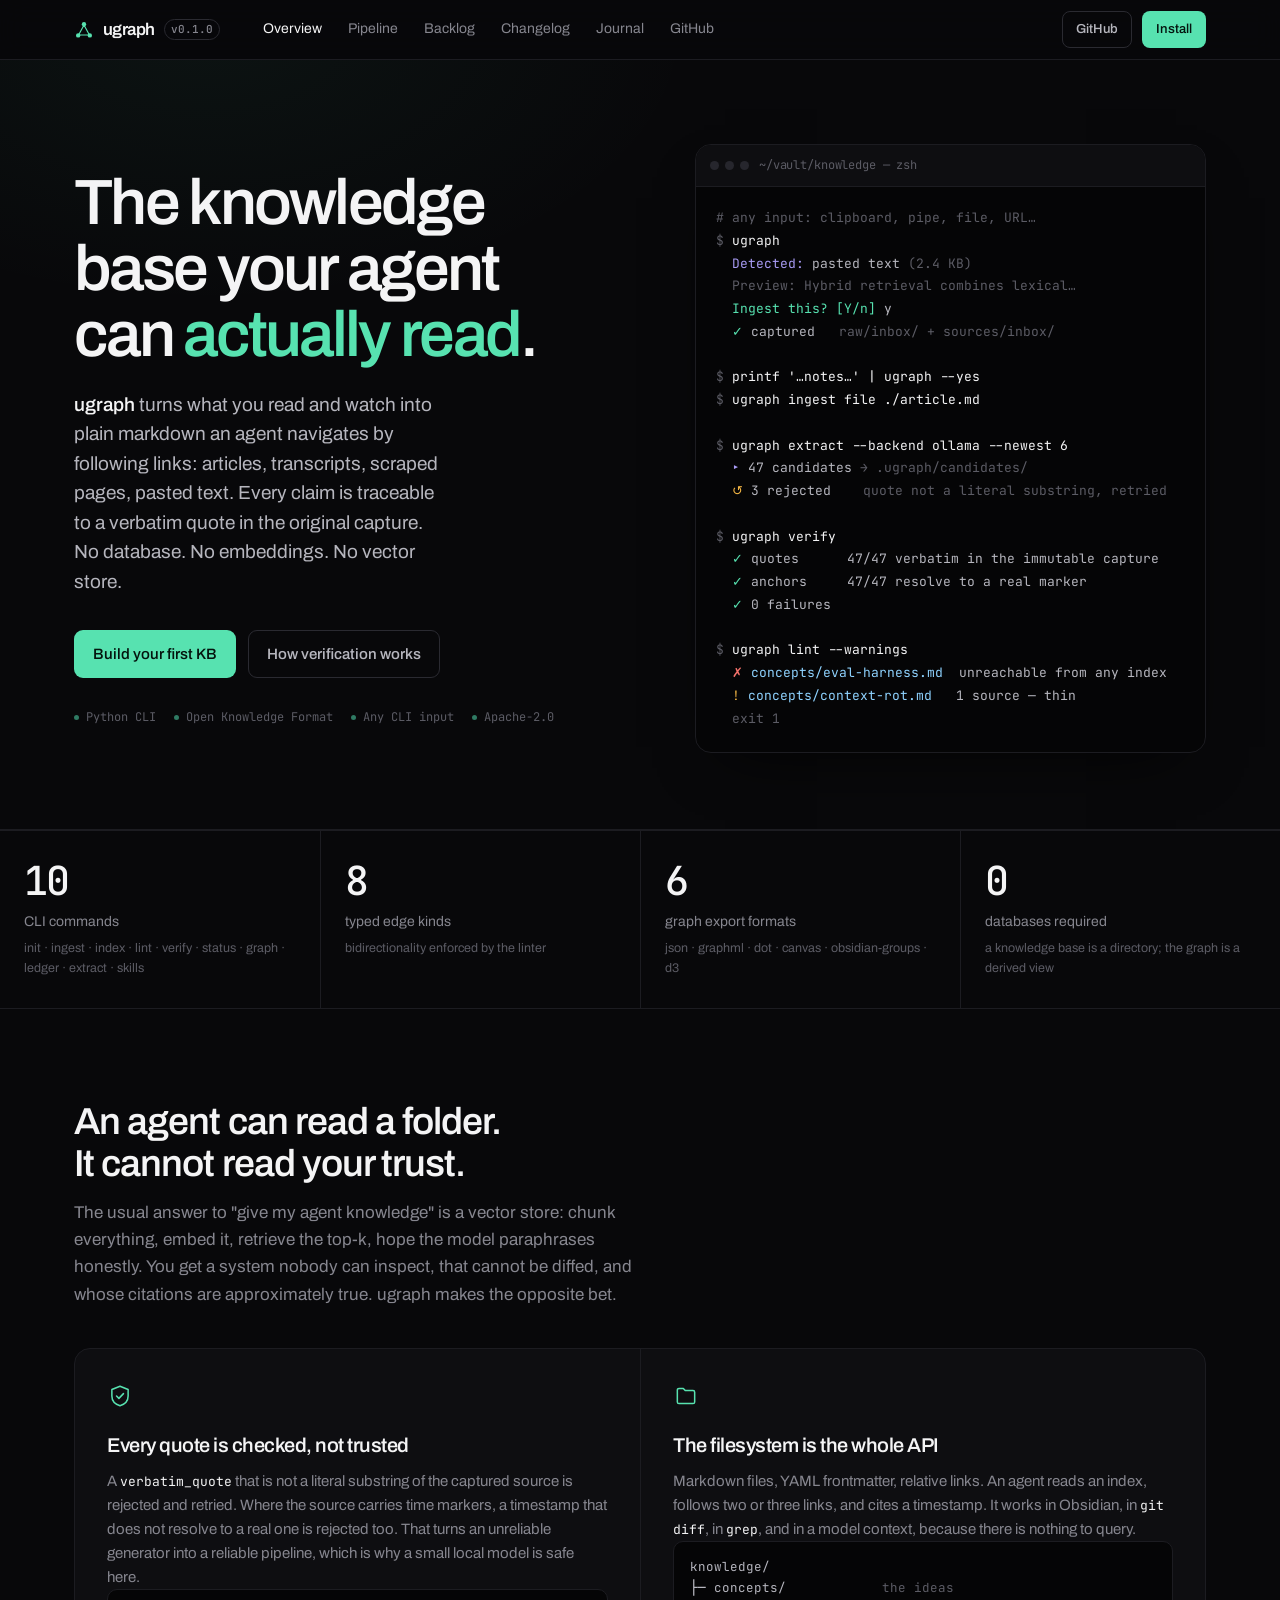
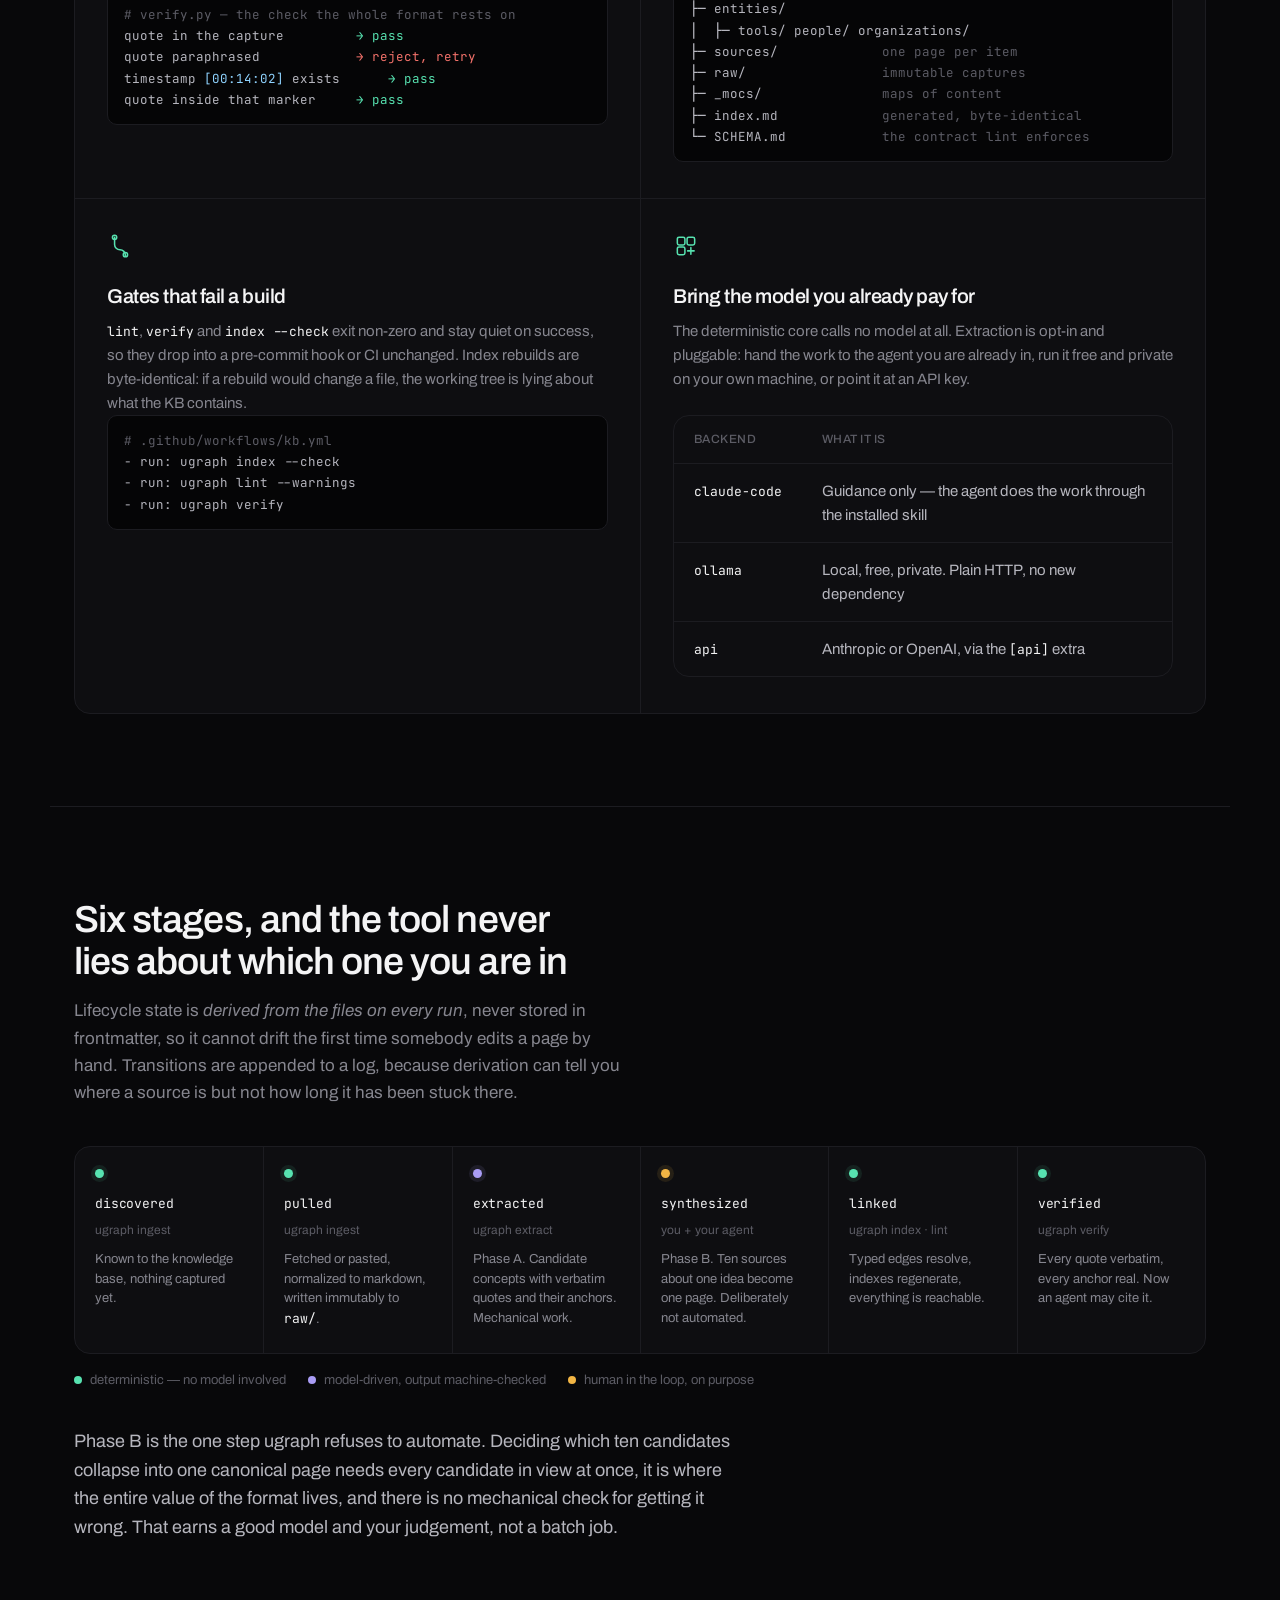
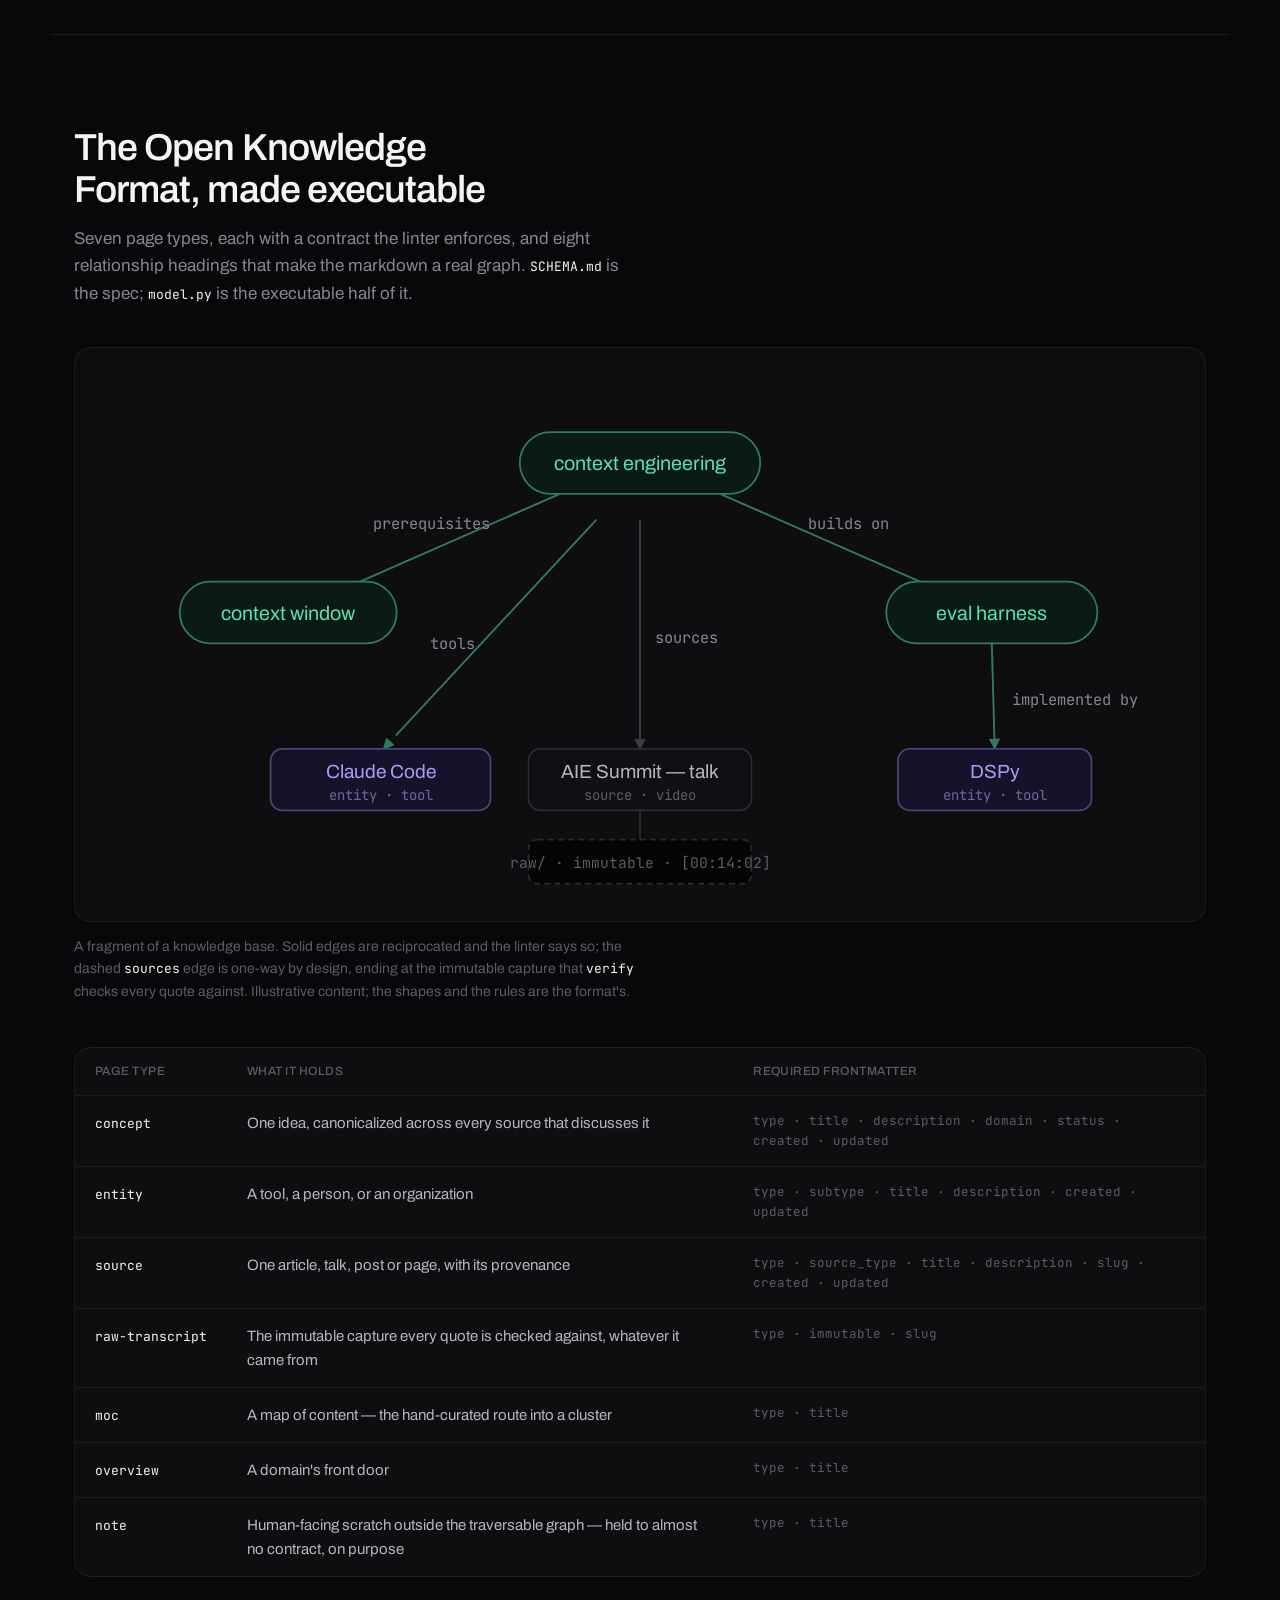
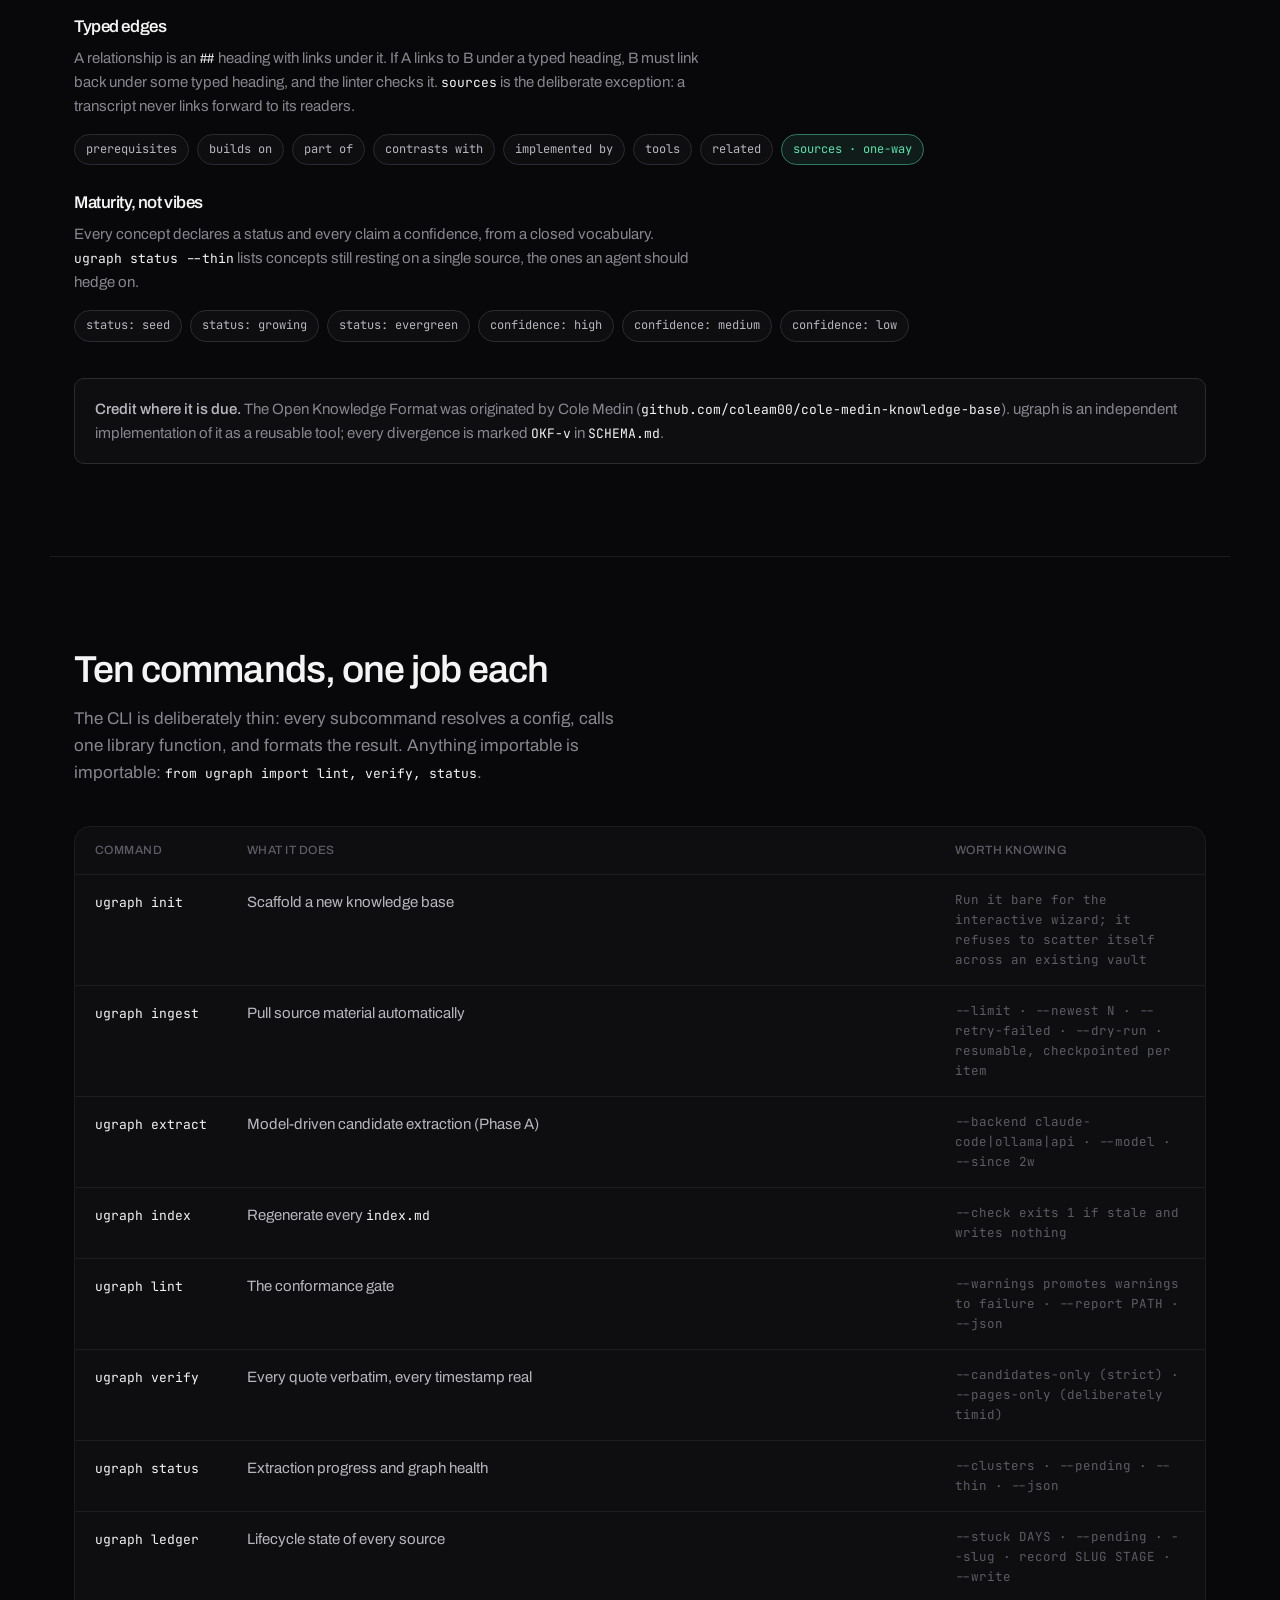
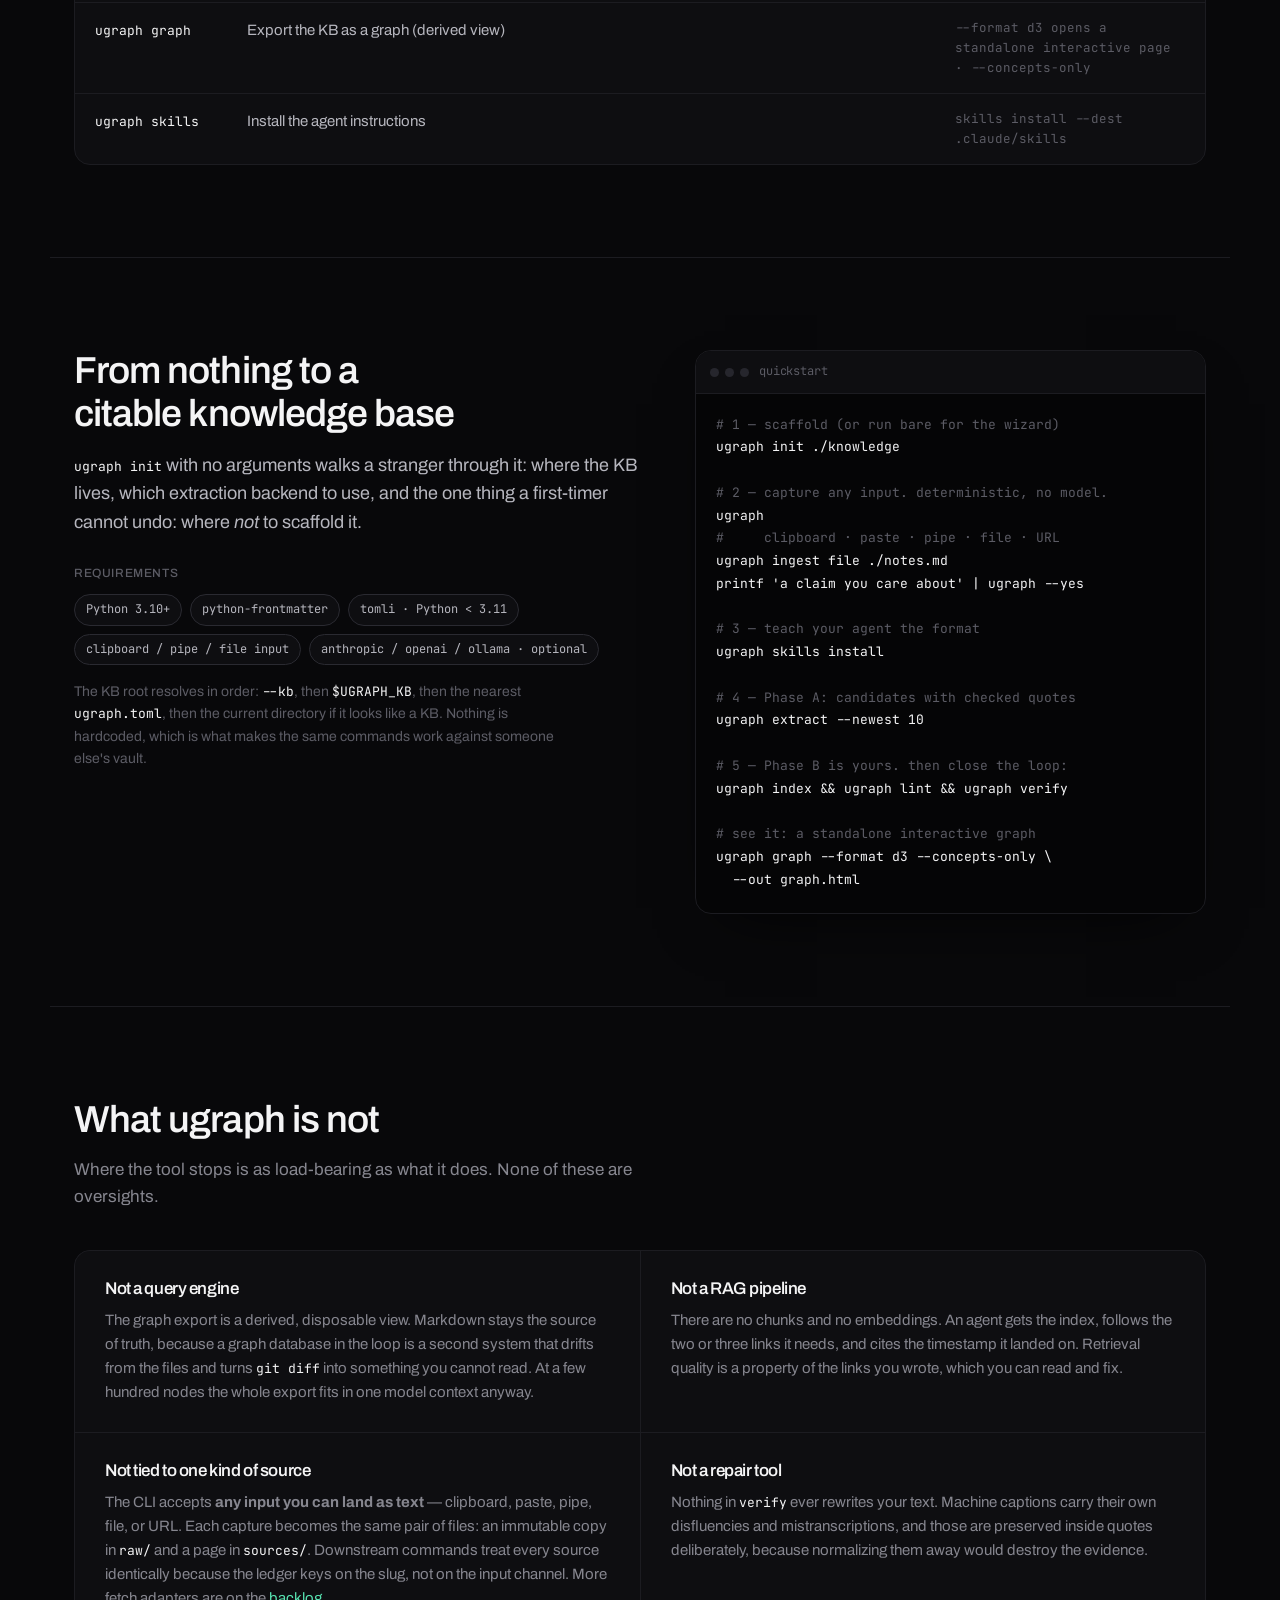
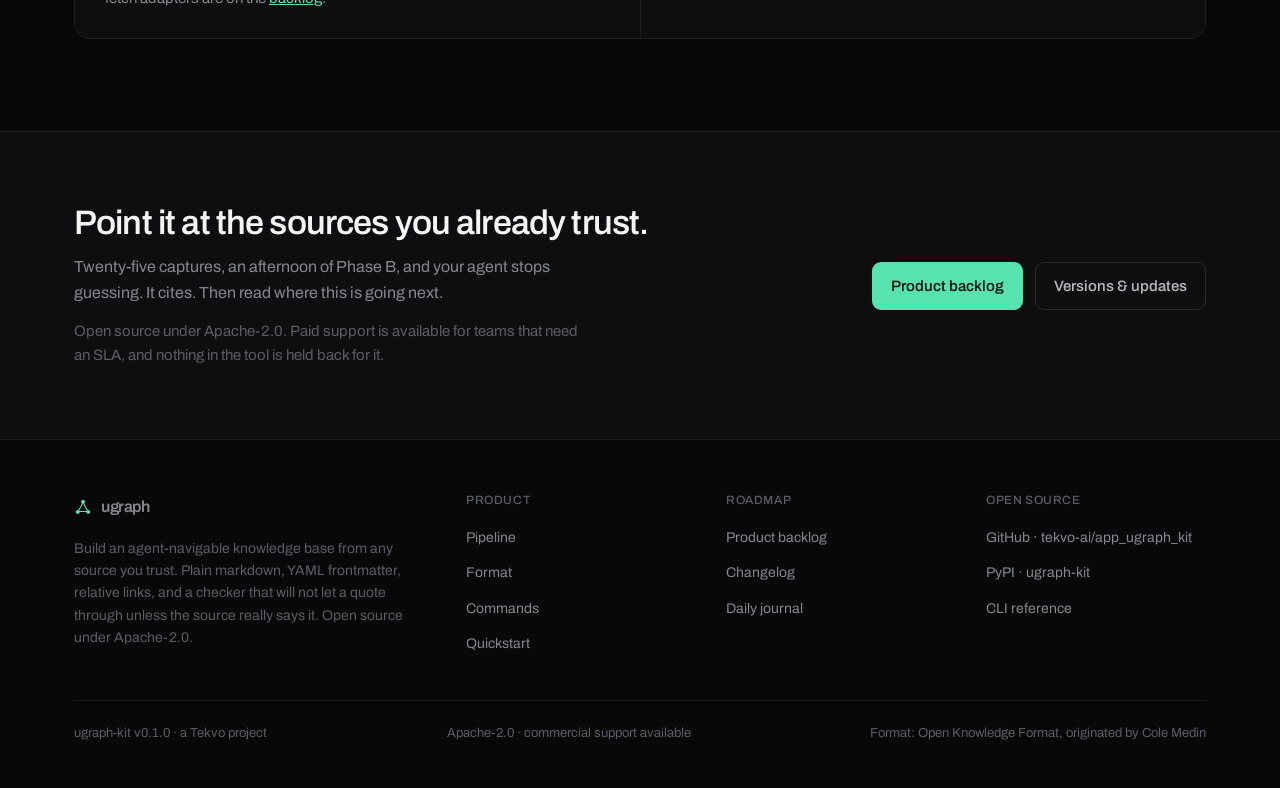
<file: index.html>
<!doctype html>
<html lang="en">
<head>
<meta charset="utf-8">
<meta name="viewport" content="width=device-width, initial-scale=1">
<title>ugraph — build an agent-navigable knowledge base from any source</title>
<meta name="description" content="ugraph turns articles, transcripts, scraped pages and pasted text into a knowledge base of plain markdown an agent can navigate by link. Every claim is traceable to a verbatim quote in the original capture. No database, no embeddings.">
<meta name="color-scheme" content="dark">
<meta property="og:title" content="ugraph — the knowledge base your agent can actually read">
<meta property="og:description" content="Plain markdown, YAML frontmatter, relative links. Every quote checked against the immutable capture of its source before it ships.">
<meta property="og:type" content="website">
<link rel="icon" href="data:image/svg+xml,<svg xmlns='http://www.w3.org/2000/svg' viewBox='0 0 32 32'><circle cx='16' cy='8' r='4' fill='%2357e2b0'/><circle cx='7' cy='24' r='4' fill='%2357e2b0'/><circle cx='25' cy='24' r='4' fill='%2357e2b0'/><path d='M16 8 7 24M16 8l9 16M7 24h18' stroke='%2357e2b0' stroke-width='1.6' fill='none'/></svg>">
<link rel="preconnect" href="https://fonts.googleapis.com">
<link rel="preconnect" href="https://fonts.gstatic.com" crossorigin>
<link href="https://fonts.googleapis.com/css2?family=Archivo:wght@400;500;600&family=JetBrains+Mono:wght@400;500&display=swap" rel="stylesheet">
<link rel="stylesheet" href="assets/style.css">
</head>
<body>
<!--
  THESIS: ugraph's proof is that a machine claim survives a substring test against an
  immutable capture of its source. This page shows the console doing that, and refuses
  the "AI product" hero of an abstract gradient plus three benefit cards.
  OWN-WORLD: near-black canvas, 1px hairline rules as the only container,
  Archivo + JetBrains Mono, and one CLI status palette — mint = verified,
  amber = pending, violet = model-driven, rose = failing.
  STORY: a developer with an agent and a pile of articles, talks and saved pages learns
  their notes can be citable, sees the exact commands, and runs ugraph init.
  FIRST VIEWPORT: headline left with two actions; a live-looking terminal right showing
  ingest → extract → verify; a node-link graph anchoring the pipeline band beneath.
  FORM: reference-canon (OpenRouter's dark developer-product page), pinned by the brief
  and confirmed by the user, executed at full fidelity with ugraph's own accent.
  FINISH: unreviewed and undocumented is unfinished; this build ends with the finish
  review, the verdict, and DESIGN.md.
-->
<a class="skip" href="#main">Skip to content</a>

<header class="nav">
  <div class="wrap nav__inner">
    <a class="brand" href="index.html">
      <svg width="20" height="20" viewBox="0 0 24 24" fill="none" aria-hidden="true">
        <path d="M12 6 5.5 18M12 6l6.5 12M5.5 18h13" stroke="#57e2b0" stroke-width="1.4" stroke-linecap="round"/>
        <circle cx="12" cy="5" r="2.6" fill="#57e2b0"/>
        <circle cx="5" cy="18.5" r="2.6" fill="#57e2b0"/>
        <circle cx="19" cy="18.5" r="2.6" fill="#57e2b0"/>
      </svg>
      ugraph <span class="brand__ver">v0.1.0</span>
    </a>
    <nav class="nav__links" id="navlinks" data-open="false" aria-label="Primary">
      <a href="index.html" aria-current="page">Overview</a>
      <a href="index.html#pipeline">Pipeline</a>
      <a href="backlog.html">Backlog</a>
      <a href="changelog.html">Changelog</a>
      <a href="journal/index.html">Journal</a>
      <a href="https://github.com/tekvo-ai/app_ugraph_kit" rel="noopener">GitHub</a>
    </nav>
    <div class="nav__right">
      <a class="btn btn--ghost btn--sm" href="https://github.com/tekvo-ai/app_ugraph_kit" rel="noopener">GitHub</a>
      <a class="btn btn--primary btn--sm" href="index.html#install">Install</a>
      <button class="nav__toggle" id="navtoggle" aria-expanded="false" aria-controls="navlinks" aria-label="Toggle menu">
        <svg width="18" height="18" viewBox="0 0 24 24" fill="none" aria-hidden="true">
          <path d="M4 7h16M4 12h16M4 17h16" stroke="currentColor" stroke-width="1.6" stroke-linecap="round"/>
        </svg>
      </button>
    </div>
  </div>
</header>

<main id="main">

  <!-- ============================ HERO ============================ -->
  <section class="hero">
    <div class="wrap hero__grid">
      <div>
        <h1>The knowledge base your agent can <em>actually read</em>.</h1>
        <p class="hero__sub">
          <strong>ugraph</strong> turns what you read and watch into plain markdown an agent
          navigates by following links: articles, transcripts, scraped pages, pasted text.
          Every claim is traceable to a verbatim quote in the original capture. No database.
          No embeddings. No vector store.
        </p>
        <div class="hero__cta">
          <a class="btn btn--primary" href="#quickstart">Build your first KB</a>
          <a class="btn btn--ghost" href="#verify">How verification works</a>
        </div>
        <div class="hero__meta">
          <span>Python CLI</span>
          <span>Open Knowledge Format</span>
          <span>Any CLI input</span>
          <span>Apache-2.0</span>
        </div>
      </div>

      <div class="term" role="img" aria-label="Terminal transcript: bare ugraph captures clipboard text, ugraph extract emits 47 candidates with 3 quotes rejected and retried, ugraph verify reports 47 of 47 quotes verbatim and 0 failures.">
        <div class="term__bar">
          <span class="term__dots"><i></i><i></i><i></i></span>
          <span class="term__title">~/vault/knowledge — zsh</span>
        </div>
<pre class="term__body"><span class="c-dim"># any input: clipboard, pipe, file, URL…</span>
<span class="c-dim">$</span> <span class="c-cmd">ugraph</span>
  <span class="c-key">Detected:</span> pasted text <span class="c-dim">(2.4 KB)</span>
  <span class="c-dim">Preview: Hybrid retrieval combines lexical…</span>
  <span class="c-ok">Ingest this? [Y/n]</span> y
  <span class="c-ok">✓</span> captured   <span class="c-dim">raw/inbox/ + sources/inbox/</span>

<span class="c-dim">$</span> <span class="c-cmd">printf '…notes…' | ugraph --yes</span>
<span class="c-dim">$</span> <span class="c-cmd">ugraph ingest file ./article.md</span>

<span class="c-dim">$</span> <span class="c-cmd">ugraph extract --backend ollama --newest 6</span>
  <span class="c-key">▸</span> 47 candidates <span class="c-dim">→ .ugraph/candidates/</span>
  <span class="c-warn">↺</span> 3 rejected    <span class="c-dim">quote not a literal substring, retried</span>

<span class="c-dim">$</span> <span class="c-cmd">ugraph verify</span>
  <span class="c-ok">✓</span> quotes      47/47 verbatim in the immutable capture
  <span class="c-ok">✓</span> anchors     47/47 resolve to a real marker
  <span class="c-ok">✓</span> 0 failures

<span class="c-dim">$</span> <span class="c-cmd">ugraph lint --warnings</span>
  <span class="c-bad">✗</span> <span class="c-str">concepts/eval-harness.md</span>  unreachable from any index
  <span class="c-warn">!</span> <span class="c-str">concepts/context-rot.md</span>   1 source — thin
  <span class="c-dim">exit 1</span></pre>
      </div>
    </div>
  </section>

  <!-- ============================ STATS ============================ -->
  <div class="stats">
    <div>
      <div class="stat__n">10</div>
      <div class="stat__l">CLI commands</div>
      <div class="stat__s">init · ingest · index · lint · verify · status · graph · ledger · extract · skills</div>
    </div>
    <div>
      <div class="stat__n">8</div>
      <div class="stat__l">typed edge kinds</div>
      <div class="stat__s">bidirectionality enforced by the linter</div>
    </div>
    <div>
      <div class="stat__n">6</div>
      <div class="stat__l">graph export formats</div>
      <div class="stat__s">json · graphml · dot · canvas · obsidian-groups · d3</div>
    </div>
    <div>
      <div class="stat__n">0</div>
      <div class="stat__l">databases required</div>
      <div class="stat__s">a knowledge base is a directory; the graph is a derived view</div>
    </div>
  </div>

  <!-- ============================ PROBLEM ============================ -->
  <section class="section wrap">
    <div class="section-head">
      <h2>An agent can read a folder. It cannot read your trust.</h2>
      <p>
        The usual answer to "give my agent knowledge" is a vector store: chunk everything,
        embed it, retrieve the top-k, hope the model paraphrases honestly. You get a system
        nobody can inspect, that cannot be diffed, and whose citations are approximately true.
        ugraph makes the opposite bet.
      </p>
    </div>

    <div class="cells">

      <div class="cell" id="verify">
        <span class="cell__icon">
          <svg width="26" height="26" viewBox="0 0 24 24" fill="none" aria-hidden="true">
            <path d="M12 3 4.5 6v6c0 4.2 3 7.6 7.5 9 4.5-1.4 7.5-4.8 7.5-9V6L12 3Z" stroke="currentColor" stroke-width="1.4" stroke-linejoin="round"/>
            <path d="m8.8 12 2.2 2.2 4.2-4.4" stroke="currentColor" stroke-width="1.4" stroke-linecap="round" stroke-linejoin="round"/>
          </svg>
        </span>
        <h3>Every quote is checked, not trusted</h3>
        <p>
          A <code class="mono">verbatim_quote</code> that is not a literal substring of the
          captured source is rejected and retried. Where the source carries time markers, a
          timestamp that does not resolve to a real one is rejected too. That turns an
          unreliable generator into a reliable pipeline, which is why a small local model is
          safe here.
        </p>
        <pre class="snippet"><span class="c-dim"># verify.py — the check the whole format rests on</span>
quote in the capture         <span class="c-ok">→ pass</span>
quote paraphrased            <span class="c-bad">→ reject, retry</span>
timestamp <span class="c-str">[00:14:02]</span> exists      <span class="c-ok">→ pass</span>
quote inside that marker     <span class="c-ok">→ pass</span></pre>
      </div>

      <div class="cell">
        <span class="cell__icon">
          <svg width="26" height="26" viewBox="0 0 24 24" fill="none" aria-hidden="true">
            <path d="M4 6.5A1.5 1.5 0 0 1 5.5 5h4l1.8 2h7.2A1.5 1.5 0 0 1 20 8.5v9a1.5 1.5 0 0 1-1.5 1.5h-13A1.5 1.5 0 0 1 4 17.5v-11Z" stroke="currentColor" stroke-width="1.4" stroke-linejoin="round"/>
          </svg>
        </span>
        <h3>The filesystem is the whole API</h3>
        <p>
          Markdown files, YAML frontmatter, relative links. An agent reads an index, follows
          two or three links, and cites a timestamp. It works in Obsidian, in <code class="mono">git diff</code>,
          in <code class="mono">grep</code>, and in a model context, because there is nothing to query.
        </p>
        <pre class="snippet">knowledge/
├─ concepts/            <span class="c-dim">the ideas</span>
├─ entities/
│  ├─ tools/ people/ organizations/
├─ sources/             <span class="c-dim">one page per item</span>
├─ raw/                 <span class="c-dim">immutable captures</span>
├─ _mocs/               <span class="c-dim">maps of content</span>
├─ index.md             <span class="c-dim">generated, byte-identical</span>
└─ SCHEMA.md            <span class="c-dim">the contract lint enforces</span></pre>
      </div>

      <div class="cell">
        <span class="cell__icon">
          <svg width="26" height="26" viewBox="0 0 24 24" fill="none" aria-hidden="true">
            <path d="M7 4v6.5a5 5 0 0 0 5 5 5 5 0 0 1 5 5V21" stroke="currentColor" stroke-width="1.4" stroke-linecap="round"/>
            <circle cx="7" cy="4" r="2" stroke="currentColor" stroke-width="1.4"/>
            <circle cx="17" cy="20" r="2" stroke="currentColor" stroke-width="1.4"/>
          </svg>
        </span>
        <h3>Gates that fail a build</h3>
        <p>
          <code class="mono">lint</code>, <code class="mono">verify</code> and
          <code class="mono">index --check</code> exit non-zero and stay quiet on success,
          so they drop into a pre-commit hook or CI unchanged. Index rebuilds are
          byte-identical: if a rebuild would change a file, the working tree is lying
          about what the KB contains.
        </p>
        <pre class="snippet"><span class="c-dim"># .github/workflows/kb.yml</span>
- run: ugraph index --check
- run: ugraph lint --warnings
- run: ugraph verify</pre>
      </div>

      <div class="cell">
        <span class="cell__icon">
          <svg width="26" height="26" viewBox="0 0 24 24" fill="none" aria-hidden="true">
            <rect x="4" y="4" width="7" height="7" rx="1.6" stroke="currentColor" stroke-width="1.4"/>
            <rect x="13" y="4" width="7" height="7" rx="1.6" stroke="currentColor" stroke-width="1.4"/>
            <rect x="4" y="13" width="7" height="7" rx="1.6" stroke="currentColor" stroke-width="1.4"/>
            <path d="M16.5 13.5v6M13.5 16.5h6" stroke="currentColor" stroke-width="1.4" stroke-linecap="round"/>
          </svg>
        </span>
        <h3>Bring the model you already pay for</h3>
        <p>
          The deterministic core calls no model at all. Extraction is opt-in and pluggable:
          hand the work to the agent you are already in, run it free and private on your own
          machine, or point it at an API key.
        </p>
        <div class="table-scroll" style="margin-top:24px">
          <table style="min-width:0">
            <thead><tr><th>Backend</th><th>What it is</th></tr></thead>
            <tbody>
              <tr><td><code>claude-code</code></td><td>Guidance only — the agent does the work through the installed skill</td></tr>
              <tr><td><code>ollama</code></td><td>Local, free, private. Plain HTTP, no new dependency</td></tr>
              <tr><td><code>api</code></td><td>Anthropic or OpenAI, via the <code>[api]</code> extra</td></tr>
            </tbody>
          </table>
        </div>
      </div>

    </div>
  </section>

  <!-- ============================ PIPELINE ============================ -->
  <section class="section section-line wrap" id="pipeline">
    <div class="section-head">
      <h2>Six stages, and the tool never lies about which one you are in</h2>
      <p>
        Lifecycle state is <em>derived from the files on every run</em>, never stored in
        frontmatter, so it cannot drift the first time somebody edits a page by hand.
        Transitions are appended to a log, because derivation can tell you where a source
        is but not how long it has been stuck there.
      </p>
    </div>

    <div class="rail">
      <div class="rail__track">
        <div class="stage" data-agent="tool">
          <span class="stage__dot"></span>
          <div class="stage__name">discovered</div>
          <div class="stage__by">ugraph ingest</div>
          <p class="stage__d">Known to the knowledge base, nothing captured yet.</p>
        </div>
        <div class="stage" data-agent="tool">
          <span class="stage__dot"></span>
          <div class="stage__name">pulled</div>
          <div class="stage__by">ugraph ingest</div>
          <p class="stage__d">Fetched or pasted, normalized to markdown, written immutably to <code class="mono">raw/</code>.</p>
        </div>
        <div class="stage" data-agent="model">
          <span class="stage__dot"></span>
          <div class="stage__name">extracted</div>
          <div class="stage__by">ugraph extract</div>
          <p class="stage__d">Phase A. Candidate concepts with verbatim quotes and their anchors. Mechanical work.</p>
        </div>
        <div class="stage" data-agent="human">
          <span class="stage__dot"></span>
          <div class="stage__name">synthesized</div>
          <div class="stage__by">you + your agent</div>
          <p class="stage__d">Phase B. Ten sources about one idea become one page. Deliberately not automated.</p>
        </div>
        <div class="stage" data-agent="tool">
          <span class="stage__dot"></span>
          <div class="stage__name">linked</div>
          <div class="stage__by">ugraph index · lint</div>
          <p class="stage__d">Typed edges resolve, indexes regenerate, everything is reachable.</p>
        </div>
        <div class="stage" data-agent="tool">
          <span class="stage__dot"></span>
          <div class="stage__name">verified</div>
          <div class="stage__by">ugraph verify</div>
          <p class="stage__d">Every quote verbatim, every anchor real. Now an agent may cite it.</p>
        </div>
      </div>
      <div class="rail__legend">
        <span><i style="background:var(--edge)"></i> deterministic — no model involved</span>
        <span><i style="background:var(--violet)"></i> model-driven, output machine-checked</span>
        <span><i style="background:var(--amber)"></i> human in the loop, on purpose</span>
      </div>
    </div>

    <p class="lede" style="margin-top:36px">
      Phase B is the one step ugraph refuses to automate. Deciding which ten candidates
      collapse into one canonical page needs every candidate in view at once, it is where
      the entire value of the format lives, and there is no mechanical check for getting it
      wrong. That earns a good model and your judgement, not a batch job.
    </p>
  </section>

  <!-- ============================ FORMAT ============================ -->
  <section class="section section-line wrap" id="format">
    <div class="section-head">
      <h2>The Open Knowledge Format, made executable</h2>
      <p>
        Seven page types, each with a contract the linter enforces, and eight relationship
        headings that make the markdown a real graph. <code class="mono">SCHEMA.md</code> is
        the spec; <code class="mono">model.py</code> is the executable half of it.
      </p>
    </div>

    <figure style="margin:0 0 44px">
      <div style="border:1px solid var(--line);border-radius:var(--radius-lg);background:var(--bg-raised);padding:8px;overflow-x:auto">
        <svg class="gsvg" viewBox="0 0 760 380" width="100%" style="min-width:620px;display:block" role="img"
             aria-label="A fragment of a knowledge graph: the concept 'context engineering' links to 'context window' under prerequisites, to 'eval harness' under builds on, to the tool entity 'DSPy' under implemented by, to the tool entity 'Claude Code' under tools, and one-way to a source page 'AIE Summit — talk' under sources.">
          <defs>
            <marker id="ar" viewBox="0 0 10 10" refX="9" refY="5" markerWidth="6" markerHeight="6" orient="auto-start-reverse">
              <path d="M0 0 10 5 0 10z" fill="#2f7a63"/>
            </marker>
            <marker id="ar2" viewBox="0 0 10 10" refX="9" refY="5" markerWidth="6" markerHeight="6" orient="auto-start-reverse">
              <path d="M0 0 10 5 0 10z" fill="#3a3a44"/>
            </marker>
          </defs>

          <g stroke-linecap="round" fill="none">
            <path class="edge" d="M330 92 175 160" stroke="#2f7a63" stroke-width="1.3" marker-end="url(#ar)"/>
            <path class="edge" d="M430 92 585 160" stroke="#2f7a63" stroke-width="1.3" marker-end="url(#ar)"/>
            <path class="edge" d="M620 196 622 268" stroke="#2f7a63" stroke-width="1.3" marker-end="url(#ar)"/>
            <path class="edge" d="M350 112 205 268" stroke="#2f7a63" stroke-width="1.3" marker-end="url(#ar)"/>
            <path class="edge" d="M380 112 380 268" stroke="#3a3a44" stroke-width="1.3" stroke-dasharray="3 4" marker-end="url(#ar2)"/>
          </g>

          <g font-family="'JetBrains Mono',ui-monospace,monospace" font-size="10.5" fill="#86868f">
            <text x="238" y="118" text-anchor="middle">prerequisites</text>
            <text x="522" y="118" text-anchor="middle">builds on</text>
            <text x="634" y="238" text-anchor="start">implemented by</text>
            <text x="252" y="200" text-anchor="middle">tools</text>
            <text x="390" y="196" text-anchor="start">sources</text>
          </g>

          <!-- concepts -->
          <g>
            <rect x="298" y="52" width="164" height="42" rx="21" fill="#0b1a15" stroke="#2f7a63" stroke-width="1.2"/>
            <text x="380" y="78" text-anchor="middle" font-family="'Archivo',sans-serif" font-size="13.5" fill="#57e2b0">context engineering</text>

            <rect x="66" y="154" width="148" height="42" rx="21" fill="#0b1a15" stroke="#2f7a63" stroke-width="1.2"/>
            <text x="140" y="180" text-anchor="middle" font-family="'Archivo',sans-serif" font-size="13.5" fill="#57e2b0">context window</text>

            <rect x="548" y="154" width="144" height="42" rx="21" fill="#0b1a15" stroke="#2f7a63" stroke-width="1.2"/>
            <text x="620" y="180" text-anchor="middle" font-family="'Archivo',sans-serif" font-size="13.5" fill="#57e2b0">eval harness</text>
          </g>

          <!-- entities -->
          <g>
            <rect x="128" y="268" width="150" height="42" rx="8" fill="#15132a" stroke="#4b4470" stroke-width="1.2"/>
            <text x="203" y="288" text-anchor="middle" font-family="'Archivo',sans-serif" font-size="13" fill="#a99cf5">Claude Code</text>
            <text x="203" y="303" text-anchor="middle" font-family="'JetBrains Mono',monospace" font-size="9.5" fill="#6d669c">entity · tool</text>

            <rect x="556" y="268" width="132" height="42" rx="8" fill="#15132a" stroke="#4b4470" stroke-width="1.2"/>
            <text x="622" y="288" text-anchor="middle" font-family="'Archivo',sans-serif" font-size="13" fill="#a99cf5">DSPy</text>
            <text x="622" y="303" text-anchor="middle" font-family="'JetBrains Mono',monospace" font-size="9.5" fill="#6d669c">entity · tool</text>
          </g>

          <!-- source + transcript -->
          <g>
            <rect x="304" y="268" width="152" height="42" rx="8" fill="#101014" stroke="#2a2a31" stroke-width="1.2"/>
            <text x="380" y="288" text-anchor="middle" font-family="'Archivo',sans-serif" font-size="13" fill="#b6b6be">AIE Summit — talk</text>
            <text x="380" y="303" text-anchor="middle" font-family="'JetBrains Mono',monospace" font-size="9.5" fill="#5c5c65">source · video</text>

            <rect x="304" y="330" width="152" height="30" rx="6" fill="#050506" stroke="#2a2a31" stroke-width="1.2" stroke-dasharray="4 3"/>
            <text x="380" y="349" text-anchor="middle" font-family="'JetBrains Mono',monospace" font-size="10" fill="#5c5c65">raw/ · immutable · [00:14:02]</text>
            <path d="M380 310v20" stroke="#2a2a31" stroke-width="1.2"/>
          </g>
        </svg>
      </div>
      <figcaption style="margin-top:14px;color:var(--ink-4);font-size:.875rem;max-width:74ch">
        A fragment of a knowledge base. Solid edges are reciprocated and the linter says so; the
        dashed <code class="mono">sources</code> edge is one-way by design, ending at the
        immutable capture that <code class="mono">verify</code> checks every quote against.
        Illustrative content; the shapes and the rules are the format's.
      </figcaption>
    </figure>

    <div class="table-scroll">
      <table>
        <thead>
          <tr><th>Page type</th><th>What it holds</th><th>Required frontmatter</th></tr>
        </thead>
        <tbody>
          <tr>
            <td><code>concept</code></td>
            <td>One idea, canonicalized across every source that discusses it</td>
            <td class="flag">type · title · description · domain · status · created · updated</td>
          </tr>
          <tr>
            <td><code>entity</code></td>
            <td>A tool, a person, or an organization</td>
            <td class="flag">type · subtype · title · description · created · updated</td>
          </tr>
          <tr>
            <td><code>source</code></td>
            <td>One article, talk, post or page, with its provenance</td>
            <td class="flag">type · source_type · title · description · slug · created · updated</td>
          </tr>
          <tr>
            <td><code>raw-transcript</code></td>
            <td>The immutable capture every quote is checked against, whatever it came from</td>
            <td class="flag">type · immutable · slug</td>
          </tr>
          <tr>
            <td><code>moc</code></td>
            <td>A map of content — the hand-curated route into a cluster</td>
            <td class="flag">type · title</td>
          </tr>
          <tr>
            <td><code>overview</code></td>
            <td>A domain's front door</td>
            <td class="flag">type · title</td>
          </tr>
          <tr>
            <td><code>note</code></td>
            <td>Human-facing scratch outside the traversable graph — held to almost no contract, on purpose</td>
            <td class="flag">type · title</td>
          </tr>
        </tbody>
      </table>
    </div>

    <div style="margin-top:40px; display:grid; gap:28px">
      <div>
        <h3 style="font-size:1.0625rem">Typed edges</h3>
        <p style="margin-top:10px;color:var(--ink-3);font-size:.9375rem;max-width:70ch">
          A relationship is an <code class="mono">##</code> heading with links under it. If A
          links to B under a typed heading, B must link back under some typed heading, and
          the linter checks it. <code class="mono">sources</code> is the deliberate exception:
          a transcript never links forward to its readers.
        </p>
        <div class="chips" style="margin-top:16px">
          <span class="chip">prerequisites</span>
          <span class="chip">builds on</span>
          <span class="chip">part of</span>
          <span class="chip">contrasts with</span>
          <span class="chip">implemented by</span>
          <span class="chip">tools</span>
          <span class="chip">related</span>
          <span class="chip chip--edge">sources · one-way</span>
        </div>
      </div>
      <div>
        <h3 style="font-size:1.0625rem">Maturity, not vibes</h3>
        <p style="margin-top:10px;color:var(--ink-3);font-size:.9375rem;max-width:70ch">
          Every concept declares a status and every claim a confidence, from a closed
          vocabulary. <code class="mono">ugraph status --thin</code> lists concepts still
          resting on a single source, the ones an agent should hedge on.
        </p>
        <div class="chips" style="margin-top:16px">
          <span class="chip">status: seed</span>
          <span class="chip">status: growing</span>
          <span class="chip">status: evergreen</span>
          <span class="chip">confidence: high</span>
          <span class="chip">confidence: medium</span>
          <span class="chip">confidence: low</span>
        </div>
      </div>
    </div>

    <p class="note" style="margin-top:36px">
      <b>Credit where it is due.</b> The Open Knowledge Format was originated by Cole Medin
      (<span class="mono">github.com/coleam00/cole-medin-knowledge-base</span>). ugraph is an
      independent implementation of it as a reusable tool; every divergence is marked
      <code class="mono">OKF-v</code> in <code class="mono">SCHEMA.md</code>.
    </p>
  </section>

  <!-- ============================ COMMANDS ============================ -->
  <section class="section section-line wrap" id="commands">
    <div class="section-head">
      <h2>Ten commands, one job each</h2>
      <p>
        The CLI is deliberately thin: every subcommand resolves a config, calls one library
        function, and formats the result. Anything importable is importable:
        <code class="mono">from ugraph import lint, verify, status</code>.
      </p>
    </div>

    <div class="table-scroll">
      <table>
        <thead>
          <tr><th style="width:150px">Command</th><th>What it does</th><th style="width:270px">Worth knowing</th></tr>
        </thead>
        <tbody>
          <tr><td><code>ugraph init</code></td><td>Scaffold a new knowledge base</td><td class="flag">Run it bare for the interactive wizard; it refuses to scatter itself across an existing vault</td></tr>
          <tr><td><code>ugraph ingest</code></td><td>Pull source material automatically</td><td class="flag">--limit · --newest N · --retry-failed · --dry-run · resumable, checkpointed per item</td></tr>
          <tr><td><code>ugraph extract</code></td><td>Model-driven candidate extraction (Phase A)</td><td class="flag">--backend claude-code|ollama|api · --model · --since 2w</td></tr>
          <tr><td><code>ugraph index</code></td><td>Regenerate every <code>index.md</code></td><td class="flag">--check exits 1 if stale and writes nothing</td></tr>
          <tr><td><code>ugraph lint</code></td><td>The conformance gate</td><td class="flag">--warnings promotes warnings to failure · --report PATH · --json</td></tr>
          <tr><td><code>ugraph verify</code></td><td>Every quote verbatim, every timestamp real</td><td class="flag">--candidates-only (strict) · --pages-only (deliberately timid)</td></tr>
          <tr><td><code>ugraph status</code></td><td>Extraction progress and graph health</td><td class="flag">--clusters · --pending · --thin · --json</td></tr>
          <tr><td><code>ugraph ledger</code></td><td>Lifecycle state of every source</td><td class="flag">--stuck DAYS · --pending · --slug · record SLUG STAGE · --write</td></tr>
          <tr><td><code>ugraph graph</code></td><td>Export the KB as a graph (derived view)</td><td class="flag">--format d3 opens a standalone interactive page · --concepts-only</td></tr>
          <tr><td><code>ugraph skills</code></td><td>Install the agent instructions</td><td class="flag">skills install --dest .claude/skills</td></tr>
        </tbody>
      </table>
    </div>
  </section>

  <!-- ============================ QUICKSTART ============================ -->
  <section class="section section-line wrap" id="quickstart">
    <div class="hero__grid" style="align-items:start">
      <div>
        <h2 style="font-size:clamp(1.65rem,3.2vw,2.35rem)">From nothing to a citable knowledge base</h2>
        <p class="lede" style="margin-top:16px">
          <code class="mono">ugraph init</code> with no arguments walks a stranger through it:
          where the KB lives, which extraction backend to use, and the one thing a first-timer
          cannot undo: where <em>not</em> to scaffold it.
        </p>
        <div id="install" style="margin-top:30px">
          <h3 style="font-size:.75rem;letter-spacing:.05em;text-transform:uppercase;color:var(--ink-4);font-weight:500">Requirements</h3>
          <div class="chips" style="margin-top:14px">
            <span class="chip">Python 3.10+</span>
            <span class="chip">python-frontmatter</span>
            <span class="chip">tomli · Python &lt; 3.11</span>
            <span class="chip">clipboard / pipe / file input</span>
            <span class="chip">anthropic / openai / ollama · optional</span>
          </div>
          <p style="margin-top:16px;color:var(--ink-4);font-size:.875rem;max-width:60ch">
            The KB root resolves in order: <code class="mono">--kb</code>, then
            <code class="mono">$UGRAPH_KB</code>, then the nearest <code class="mono">ugraph.toml</code>,
            then the current directory if it looks like a KB. Nothing is hardcoded, which is
            what makes the same commands work against someone else's vault.
          </p>
        </div>
      </div>

      <div class="term">
        <div class="term__bar">
          <span class="term__dots"><i></i><i></i><i></i></span>
          <span class="term__title">quickstart</span>
        </div>
<pre class="term__body"><span class="c-dim"># 1 — scaffold (or run bare for the wizard)</span>
<span class="c-cmd">ugraph init ./knowledge</span>

<span class="c-dim"># 2 — capture any input. deterministic, no model.</span>
<span class="c-cmd">ugraph</span>
<span class="c-dim">#     clipboard · paste · pipe · file · URL</span>
<span class="c-cmd">ugraph ingest file ./notes.md</span>
<span class="c-cmd">printf 'a claim you care about' | ugraph --yes</span>

<span class="c-dim"># 3 — teach your agent the format</span>
<span class="c-cmd">ugraph skills install</span>

<span class="c-dim"># 4 — Phase A: candidates with checked quotes</span>
<span class="c-cmd">ugraph extract --newest 10</span>

<span class="c-dim"># 5 — Phase B is yours. then close the loop:</span>
<span class="c-cmd">ugraph index &amp;&amp; ugraph lint &amp;&amp; ugraph verify</span>

<span class="c-dim"># see it: a standalone interactive graph</span>
<span class="c-cmd">ugraph graph --format d3 --concepts-only \
  --out graph.html</span></pre>
      </div>
    </div>
  </section>

  <!-- ============================ HONEST LIMITS ============================ -->
  <section class="section section-line wrap">
    <div class="section-head">
      <h2>What ugraph is not</h2>
      <p>Where the tool stops is as load-bearing as what it does. None of these are oversights.</p>
    </div>
    <div class="faq">
      <div>
        <h3>Not a query engine</h3>
        <p>
          The graph export is a derived, disposable view. Markdown stays the source of truth,
          because a graph database in the loop is a second system that drifts from the files
          and turns <code class="mono">git diff</code> into something you cannot read. At a few
          hundred nodes the whole export fits in one model context anyway.
        </p>
      </div>
      <div>
        <h3>Not a RAG pipeline</h3>
        <p>
          There are no chunks and no embeddings. An agent gets the index, follows the two or
          three links it needs, and cites the timestamp it landed on. Retrieval quality is a
          property of the links you wrote, which you can read and fix.
        </p>
      </div>
      <div>
        <h3>Not tied to one kind of source</h3>
        <p>
          The CLI accepts <strong>any input you can land as text</strong> — clipboard, paste,
          pipe, file, or URL. Each capture becomes the same pair of files: an immutable copy in
          <code class="mono">raw/</code> and a page in <code class="mono">sources/</code>.
          Downstream commands treat every source identically because the ledger keys on the slug,
          not on the input channel. More fetch adapters are on the
          <a href="backlog.html" style="color:var(--edge)">backlog</a>.
        </p>
      </div>
      <div>
        <h3>Not a repair tool</h3>
        <p>
          Nothing in <code class="mono">verify</code> ever rewrites your text. Machine captions
          carry their own disfluencies and mistranscriptions, and those are preserved inside
          quotes deliberately, because normalizing them away would destroy the evidence.
        </p>
      </div>
    </div>
  </section>

  <!-- ============================ BAND ============================ -->
  <section class="band">
    <div class="wrap band__inner">
      <div>
        <h2>Point it at the sources you already trust.</h2>
        <p>
          Twenty-five captures, an afternoon of Phase B, and your agent stops guessing. It
          cites. Then read where this is going next.
        </p>
        <p style="margin-top:14px;font-size:.9375rem;color:var(--ink-4)">
          Open source under Apache-2.0. Paid support is available for teams that need an SLA,
          and nothing in the tool is held back for it.
        </p>
      </div>
      <div style="display:flex;gap:12px;flex-wrap:wrap">
        <a class="btn btn--primary" href="backlog.html">Product backlog</a>
        <a class="btn btn--ghost" href="changelog.html">Versions &amp; updates</a>
      </div>
    </div>
  </section>

</main>

<footer class="foot">
  <div class="wrap">
    <div class="foot__grid">
      <div class="foot__about">
        <a class="brand" href="index.html" style="font-size:1rem">
          <svg width="18" height="18" viewBox="0 0 24 24" fill="none" aria-hidden="true">
            <path d="M12 6 5.5 18M12 6l6.5 12M5.5 18h13" stroke="#57e2b0" stroke-width="1.4" stroke-linecap="round"/>
            <circle cx="12" cy="5" r="2.6" fill="#57e2b0"/><circle cx="5" cy="18.5" r="2.6" fill="#57e2b0"/><circle cx="19" cy="18.5" r="2.6" fill="#57e2b0"/>
          </svg>
          ugraph
        </a>
        <p>
          Build an agent-navigable knowledge base from any source you trust. Plain markdown,
          YAML frontmatter, relative links, and a checker that will not let a quote through
          unless the source really says it. Open source under Apache-2.0.
        </p>
      </div>
      <div>
        <h4>Product</h4>
        <ul>
          <li><a href="index.html#pipeline">Pipeline</a></li>
          <li><a href="index.html#format">Format</a></li>
          <li><a href="index.html#commands">Commands</a></li>
          <li><a href="index.html#quickstart">Quickstart</a></li>
        </ul>
      </div>
      <div>
        <h4>Roadmap</h4>
        <ul>
          <li><a href="backlog.html">Product backlog</a></li>
          <li><a href="changelog.html">Changelog</a></li>
          <li><a href="journal/index.html">Daily journal</a></li>
        </ul>
      </div>
      <div>
        <h4>Open source</h4>
        <ul>
          <li><a href="https://github.com/tekvo-ai/app_ugraph_kit">GitHub · tekvo-ai/app_ugraph_kit</a></li>
          <li><a href="https://pypi.org/project/ugraph-kit/">PyPI · ugraph-kit</a></li>
          <li><a href="index.html#commands">CLI reference</a></li>
        </ul>
      </div>
    </div>
    <div class="foot__bottom">
      <span>ugraph-kit v0.1.0 · a Tekvo project</span>
      <span>Apache-2.0 · commercial support available</span>
      <span>Format: Open Knowledge Format, originated by Cole Medin</span>
    </div>
  </div>
</footer>

<script>
  (function () {
    var t = document.getElementById('navtoggle'), l = document.getElementById('navlinks');
    if (!t || !l) return;
    t.addEventListener('click', function () {
      var open = l.getAttribute('data-open') === 'true';
      l.setAttribute('data-open', String(!open));
      t.setAttribute('aria-expanded', String(!open));
    });
  })();
</script>
</body>
</html>
</file>
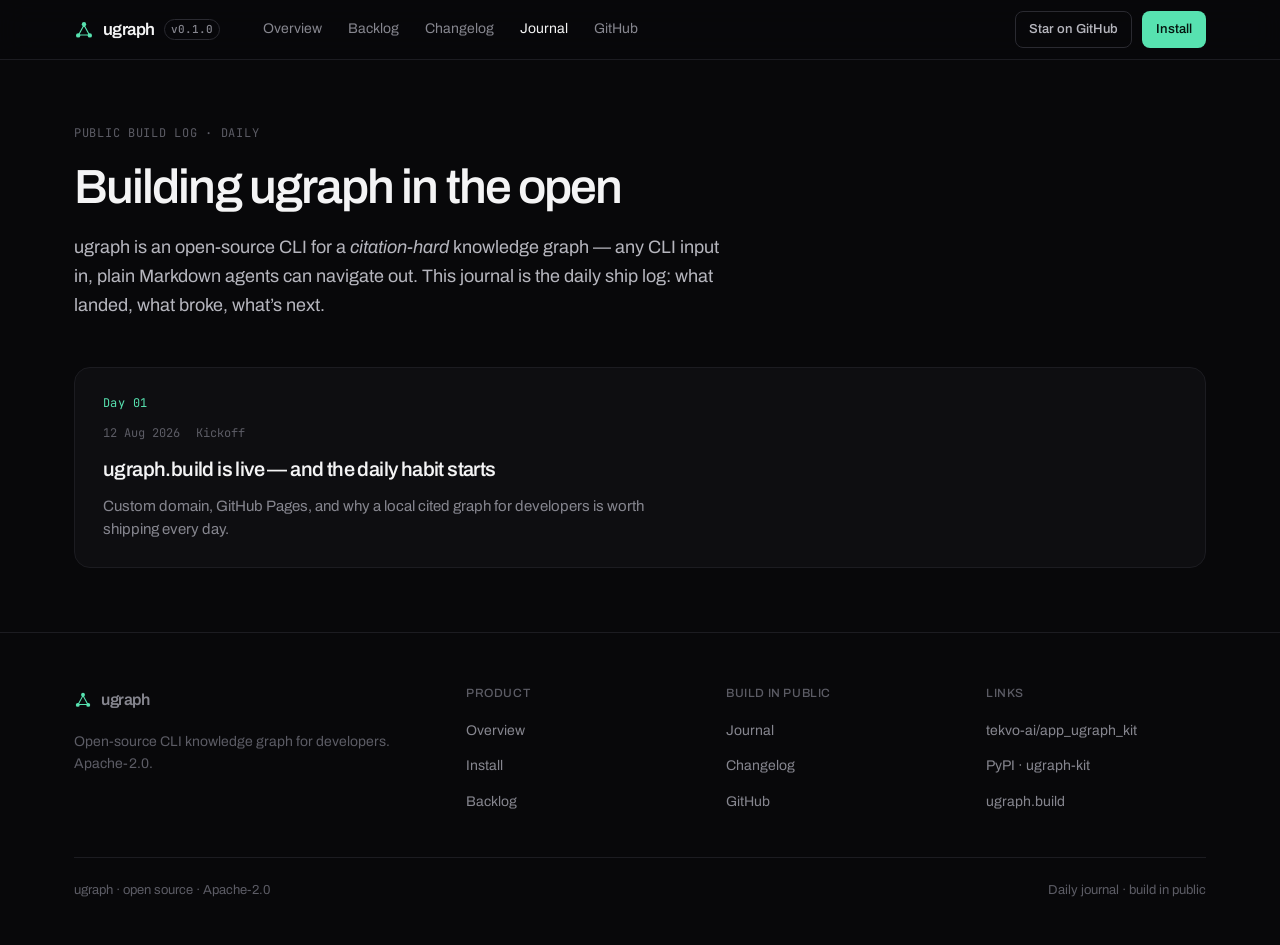
<file: journal/index.html>
<!doctype html>
<html lang="en">
<head>
<meta charset="utf-8">
<meta name="viewport" content="width=device-width, initial-scale=1">
<title>Build journal — ugraph</title>
<meta name="description" content="Daily public build log for ugraph — the open-source CLI that turns any input into a cited, agent-navigable knowledge graph.">
<meta name="color-scheme" content="dark">
<link rel="canonical" href="https://ugraph.build/journal/">
<link rel="icon" href="data:image/svg+xml,<svg xmlns='http://www.w3.org/2000/svg' viewBox='0 0 32 32'><circle cx='16' cy='8' r='4' fill='%2357e2b0'/><circle cx='7' cy='24' r='4' fill='%2357e2b0'/><circle cx='25' cy='24' r='4' fill='%2357e2b0'/><path d='M16 8 7 24M16 8l9 16M7 24h18' stroke='%2357e2b0' stroke-width='1.6' fill='none'/></svg>">
<link rel="preconnect" href="https://fonts.googleapis.com">
<link rel="preconnect" href="https://fonts.gstatic.com" crossorigin>
<link href="https://fonts.googleapis.com/css2?family=Archivo:wght@400;500;600&family=JetBrains+Mono:wght@400;500&display=swap" rel="stylesheet">
<link rel="stylesheet" href="../assets/style.css">
</head>
<body>
<a class="skip" href="#main">Skip to content</a>

<header class="nav">
  <div class="wrap nav__inner">
    <a class="brand" href="../index.html">
      <svg width="20" height="20" viewBox="0 0 24 24" fill="none" aria-hidden="true">
        <path d="M12 6 5.5 18M12 6l6.5 12M5.5 18h13" stroke="#57e2b0" stroke-width="1.4" stroke-linecap="round"/>
        <circle cx="12" cy="5" r="2.6" fill="#57e2b0"/><circle cx="5" cy="18.5" r="2.6" fill="#57e2b0"/><circle cx="19" cy="18.5" r="2.6" fill="#57e2b0"/>
      </svg>
      ugraph <span class="brand__ver">v0.1.0</span>
    </a>
    <nav class="nav__links" id="navlinks" data-open="false" aria-label="Primary">
      <a href="../index.html">Overview</a>
      <a href="../backlog.html">Backlog</a>
      <a href="../changelog.html">Changelog</a>
      <a href="index.html" aria-current="page">Journal</a>
      <a href="https://github.com/tekvo-ai/app_ugraph_kit" rel="noopener">GitHub</a>
    </nav>
    <div class="nav__right">
      <a class="btn btn--ghost btn--sm" href="https://github.com/tekvo-ai/app_ugraph_kit" rel="noopener">Star on GitHub</a>
      <a class="btn btn--primary btn--sm" href="../index.html#install">Install</a>
      <button class="nav__toggle" id="navtoggle" aria-expanded="false" aria-controls="navlinks" aria-label="Toggle menu">
        <svg width="18" height="18" viewBox="0 0 24 24" fill="none" aria-hidden="true">
          <path d="M4 7h16M4 12h16M4 17h16" stroke="currentColor" stroke-width="1.6" stroke-linecap="round"/>
        </svg>
      </button>
    </div>
  </div>
</header>

<main id="main">
  <section class="section section--tight wrap">
    <p class="journal__kicker">Public build log · daily</p>
    <h1 style="font-size:clamp(2rem,4.4vw,3rem);letter-spacing:-.04em">Building ugraph in the open</h1>
    <p class="lede" style="margin-top:18px">
      ugraph is an open-source CLI for a <em>citation-hard</em> knowledge graph —
      any CLI input in, plain Markdown agents can navigate out.
      This journal is the daily ship log: what landed, what broke, what’s next.
    </p>

    <ol class="journal-list" style="margin-top:48px">
      <li>
        <a class="journal-card" href="2026-08-12-day-1.html">
          <span class="journal-card__day">Day 01</span>
          <span class="journal-card__meta">
            <time datetime="2026-08-12">12 Aug 2026</time>
            <span>Kickoff</span>
          </span>
          <strong>ugraph.build is live — and the daily habit starts</strong>
          <p>Custom domain, GitHub Pages, and why a local cited graph for developers is worth shipping every day.</p>
        </a>
      </li>
    </ol>
  </section>
</main>

<footer class="foot">
  <div class="wrap">
    <div class="foot__grid">
      <div class="foot__about">
        <a class="brand" href="../index.html" style="font-size:1rem">
          <svg width="18" height="18" viewBox="0 0 24 24" fill="none" aria-hidden="true">
            <path d="M12 6 5.5 18M12 6l6.5 12M5.5 18h13" stroke="#57e2b0" stroke-width="1.4" stroke-linecap="round"/>
            <circle cx="12" cy="5" r="2.6" fill="#57e2b0"/><circle cx="5" cy="18.5" r="2.6" fill="#57e2b0"/><circle cx="19" cy="18.5" r="2.6" fill="#57e2b0"/>
          </svg>
          ugraph
        </a>
        <p>Open-source CLI knowledge graph for developers. Apache-2.0.</p>
      </div>
      <div>
        <h4>Product</h4>
        <ul>
          <li><a href="../index.html">Overview</a></li>
          <li><a href="../index.html#install">Install</a></li>
          <li><a href="../backlog.html">Backlog</a></li>
        </ul>
      </div>
      <div>
        <h4>Build in public</h4>
        <ul>
          <li><a href="index.html">Journal</a></li>
          <li><a href="../changelog.html">Changelog</a></li>
          <li><a href="https://github.com/tekvo-ai/app_ugraph_kit">GitHub</a></li>
        </ul>
      </div>
      <div>
        <h4>Links</h4>
        <ul>
          <li><a href="https://github.com/tekvo-ai/app_ugraph_kit">tekvo-ai/app_ugraph_kit</a></li>
          <li><a href="https://pypi.org/project/ugraph-kit/">PyPI · ugraph-kit</a></li>
          <li><a href="https://ugraph.build">ugraph.build</a></li>
        </ul>
      </div>
    </div>
    <div class="foot__bottom">
      <span>ugraph · open source · Apache-2.0</span>
      <span>Daily journal · build in public</span>
    </div>
  </div>
</footer>

<script>
  (function () {
    var t = document.getElementById('navtoggle'), l = document.getElementById('navlinks');
    if (!t || !l) return;
    t.addEventListener('click', function () {
      var open = l.getAttribute('data-open') === 'true';
      l.setAttribute('data-open', String(!open));
      t.setAttribute('aria-expanded', String(!open));
    });
  })();
</script>
</body>
</html>
</file>
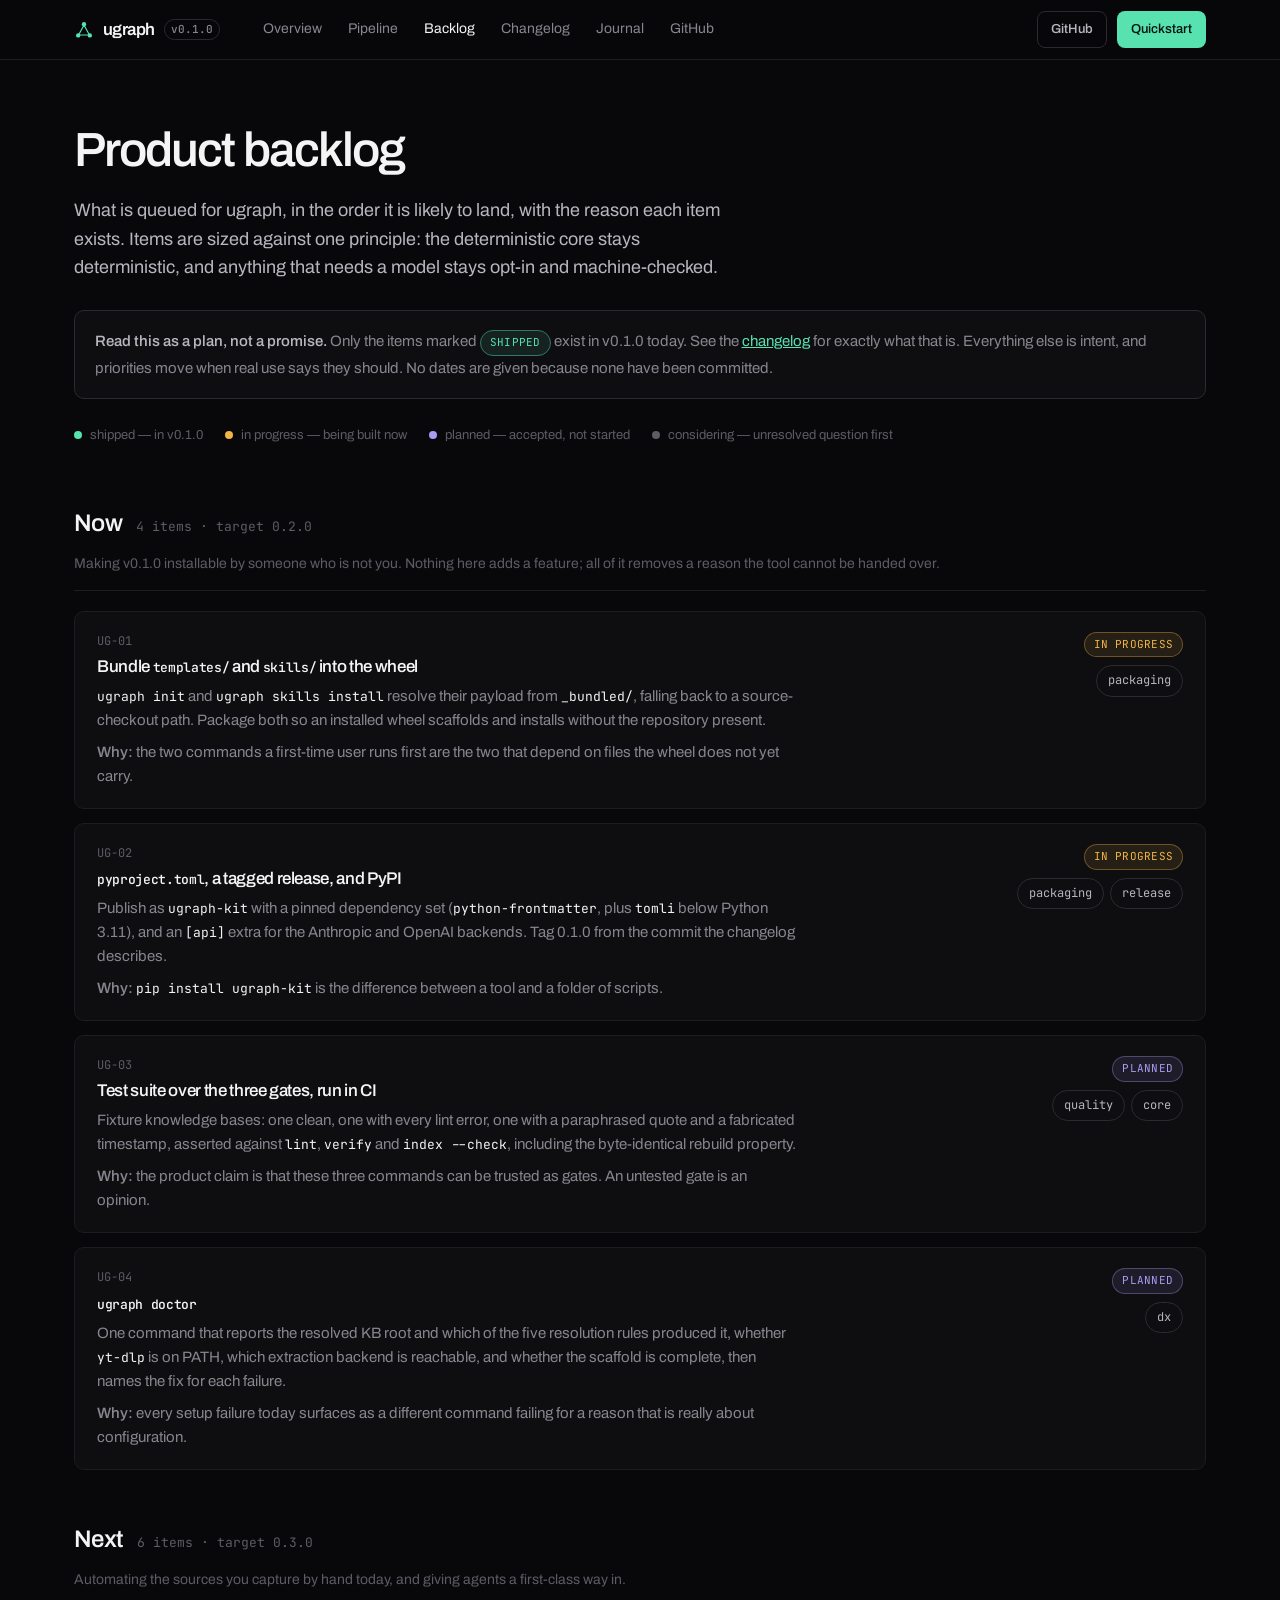
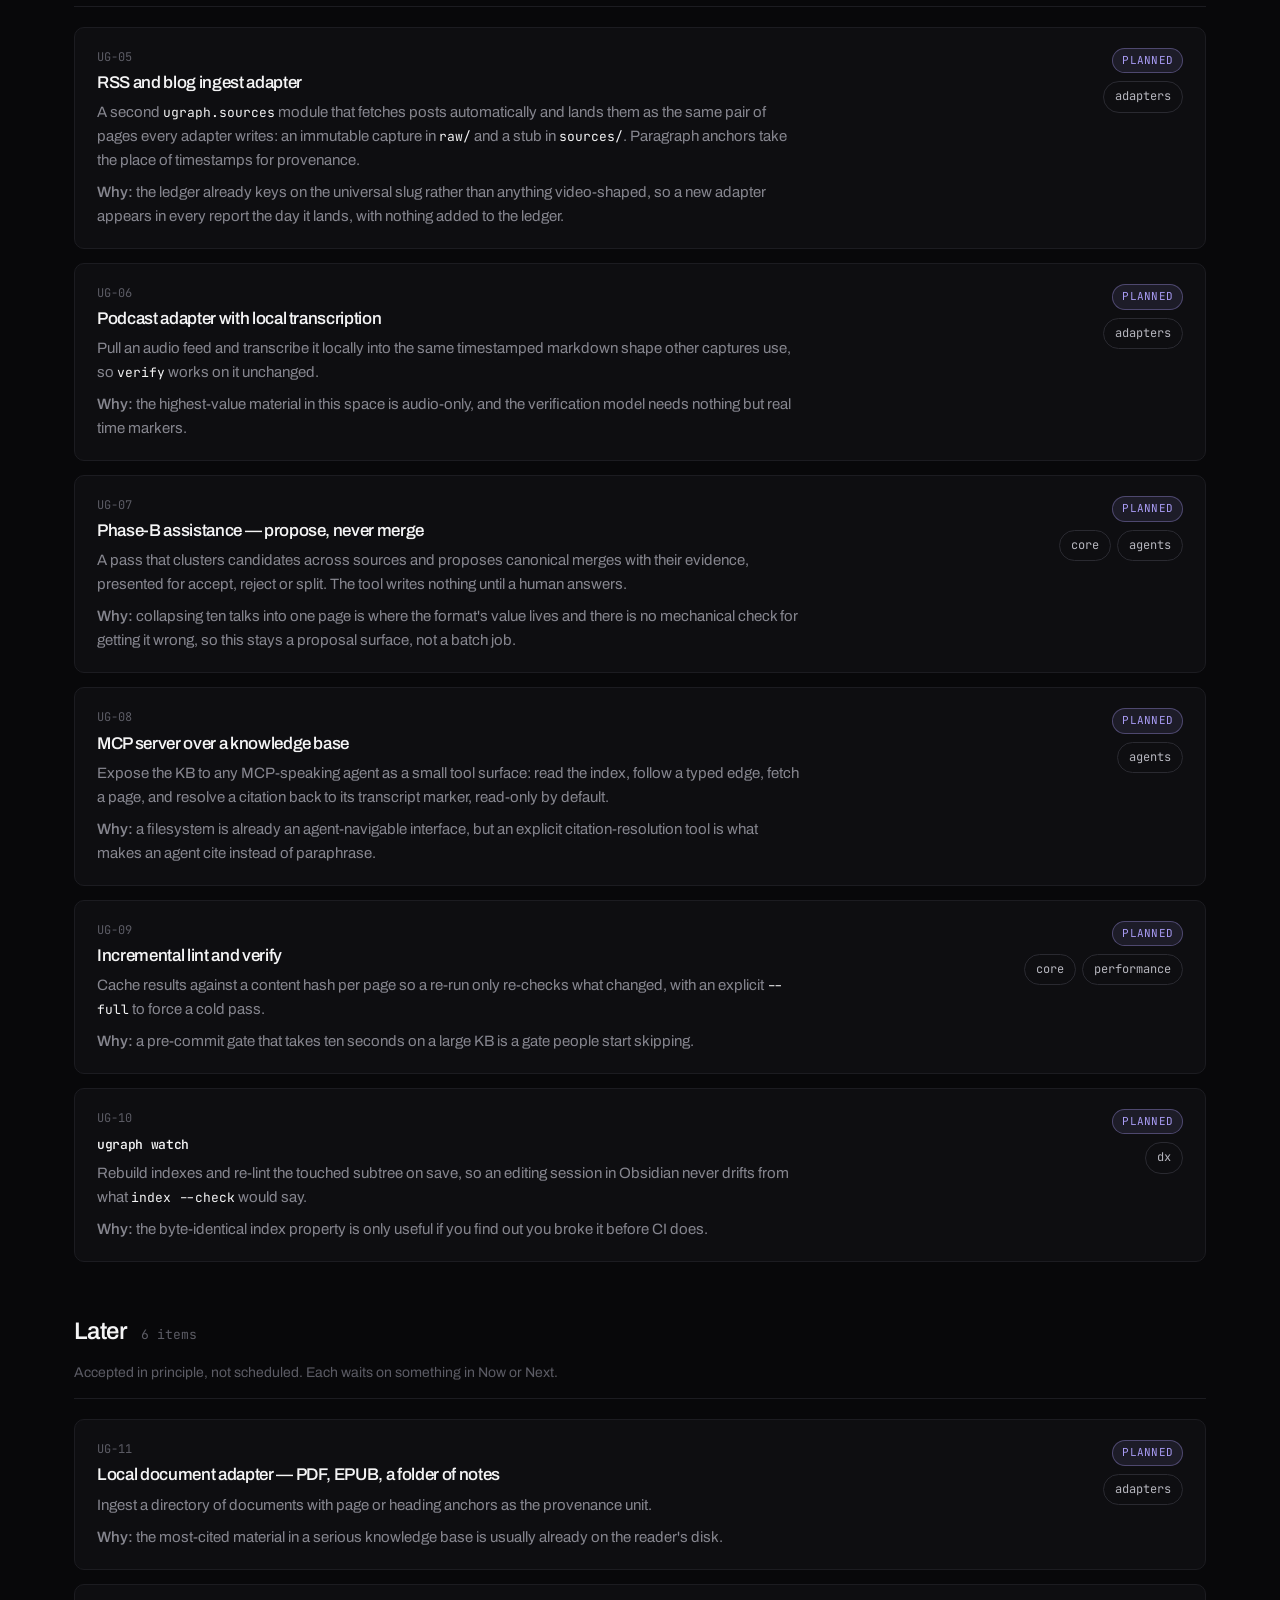
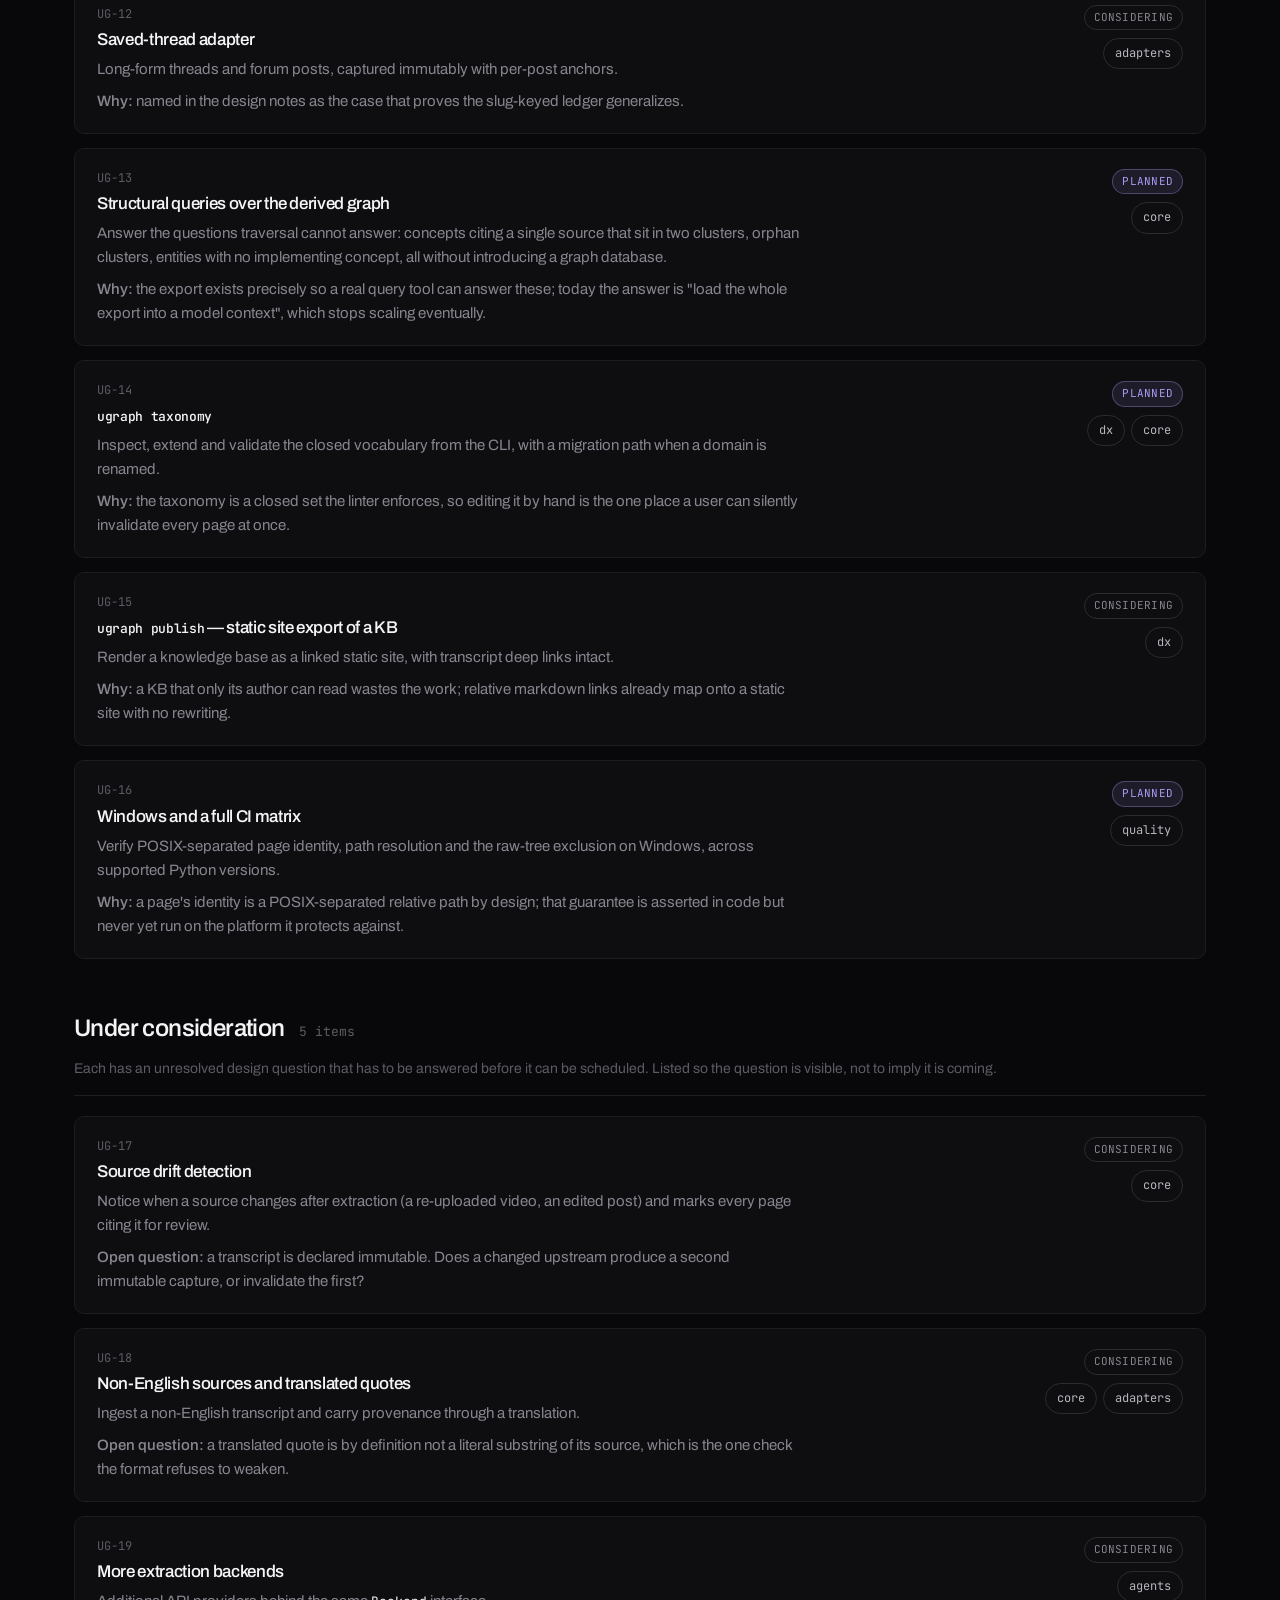
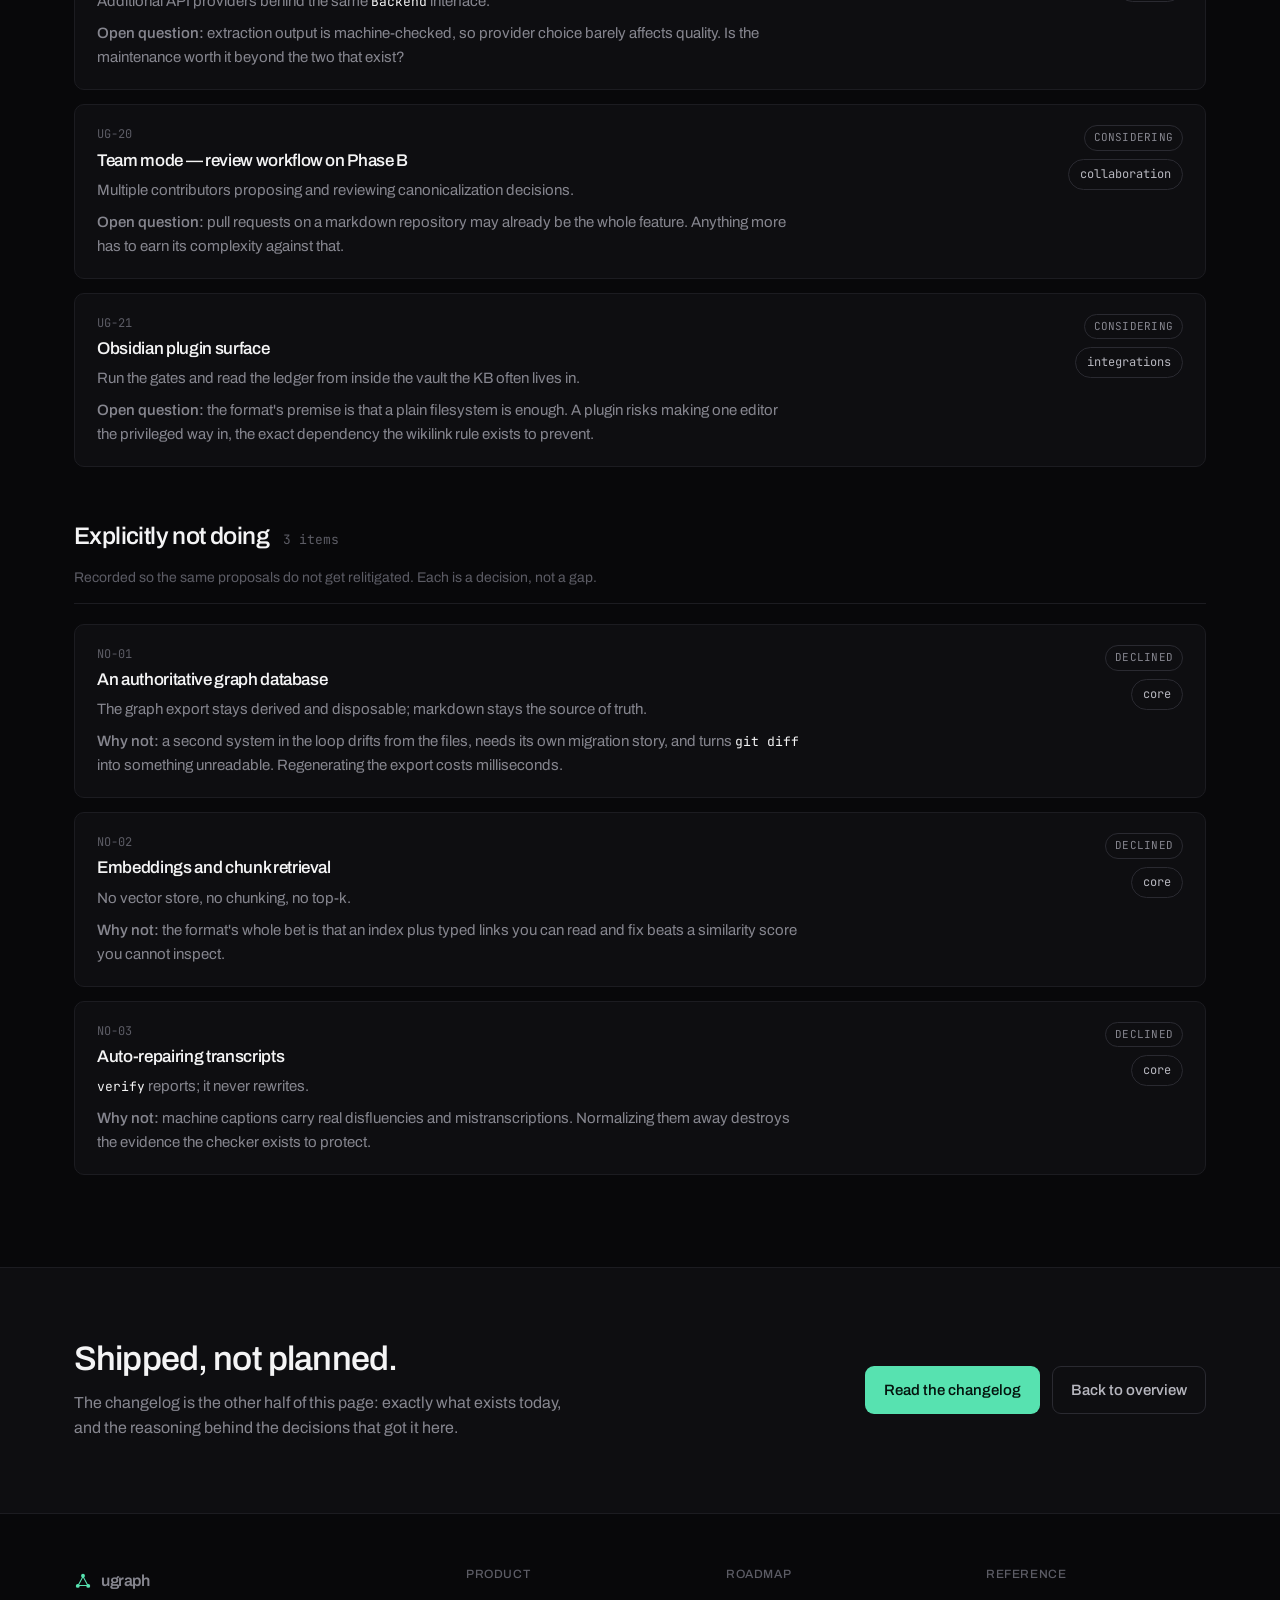
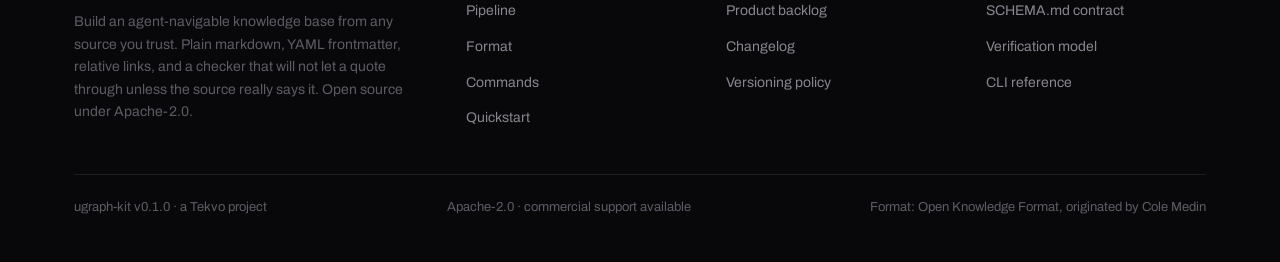
<file: backlog.html>
<!doctype html>
<html lang="en">
<head>
<meta charset="utf-8">
<meta name="viewport" content="width=device-width, initial-scale=1">
<title>Product backlog — ugraph</title>
<meta name="description" content="What ships next in ugraph and why: packaging, new ingest adapters, Phase-B assistance, an MCP surface, and the ideas still under consideration.">
<meta name="color-scheme" content="dark">
<link rel="icon" href="data:image/svg+xml,<svg xmlns='http://www.w3.org/2000/svg' viewBox='0 0 32 32'><circle cx='16' cy='8' r='4' fill='%2357e2b0'/><circle cx='7' cy='24' r='4' fill='%2357e2b0'/><circle cx='25' cy='24' r='4' fill='%2357e2b0'/><path d='M16 8 7 24M16 8l9 16M7 24h18' stroke='%2357e2b0' stroke-width='1.6' fill='none'/></svg>">
<link rel="preconnect" href="https://fonts.googleapis.com">
<link rel="preconnect" href="https://fonts.gstatic.com" crossorigin>
<link href="https://fonts.googleapis.com/css2?family=Archivo:wght@400;500;600&family=JetBrains+Mono:wght@400;500&display=swap" rel="stylesheet">
<link rel="stylesheet" href="assets/style.css">
</head>
<body>
<!--
  THESIS: a roadmap page that is honest about status. Every row says whether it is
  shipped, being built, planned or merely considered, and carries the reason it exists —
  refusing the marketing roadmap of three vague quarters and no commitments.
  OWN-WORLD: inherited from the ugraph home page — near-black canvas, hairline rules,
  Archivo + JetBrains Mono, CLI status palette (mint shipped, amber in progress, violet
  planned, neutral considering).
  STORY: a reader who liked the tool learns what is missing, when it lands, and which
  of their own needs is already on the list.
  FIRST VIEWPORT: title, the status legend as the reading key, and the first "Now" item
  immediately visible.
  FORM: reference-canon (OpenRouter's dark developer-product pages), pinned by the brief.
  FINISH: unreviewed and undocumented is unfinished; this build ends with the finish
  review, the verdict, and DESIGN.md.
-->
<a class="skip" href="#main">Skip to content</a>

<header class="nav">
  <div class="wrap nav__inner">
    <a class="brand" href="index.html">
      <svg width="20" height="20" viewBox="0 0 24 24" fill="none" aria-hidden="true">
        <path d="M12 6 5.5 18M12 6l6.5 12M5.5 18h13" stroke="#57e2b0" stroke-width="1.4" stroke-linecap="round"/>
        <circle cx="12" cy="5" r="2.6" fill="#57e2b0"/><circle cx="5" cy="18.5" r="2.6" fill="#57e2b0"/><circle cx="19" cy="18.5" r="2.6" fill="#57e2b0"/>
      </svg>
      ugraph <span class="brand__ver">v0.1.0</span>
    </a>
    <nav class="nav__links" id="navlinks" data-open="false" aria-label="Primary">
      <a href="index.html">Overview</a>
      <a href="index.html#pipeline">Pipeline</a>
      <a href="backlog.html" aria-current="page">Backlog</a>
      <a href="changelog.html">Changelog</a>
      <a href="journal/index.html">Journal</a>
      <a href="https://github.com/tekvo-ai/app_ugraph_kit" rel="noopener">GitHub</a>
    </nav>
    <div class="nav__right">
      <a class="btn btn--ghost btn--sm" href="https://github.com/tekvo-ai/app_ugraph_kit" rel="noopener">GitHub</a>
      <a class="btn btn--primary btn--sm" href="index.html#quickstart">Quickstart</a>
      <button class="nav__toggle" id="navtoggle" aria-expanded="false" aria-controls="navlinks" aria-label="Toggle menu">
        <svg width="18" height="18" viewBox="0 0 24 24" fill="none" aria-hidden="true">
          <path d="M4 7h16M4 12h16M4 17h16" stroke="currentColor" stroke-width="1.6" stroke-linecap="round"/>
        </svg>
      </button>
    </div>
  </div>
</header>

<main id="main">

  <section class="section section--tight wrap">
    <h1 style="font-size:clamp(2rem,4.4vw,3rem);letter-spacing:-.04em">Product backlog</h1>
    <p class="lede" style="margin-top:18px">
      What is queued for ugraph, in the order it is likely to land, with the reason each
      item exists. Items are sized against one principle: the deterministic core stays
      deterministic, and anything that needs a model stays opt-in and machine-checked.
    </p>

    <div class="note" style="margin-top:28px">
      <b>Read this as a plan, not a promise.</b> Only the items marked
      <span class="pill pill--shipped">shipped</span> exist in v0.1.0 today. See
      the <a href="changelog.html" style="color:var(--edge)">changelog</a> for exactly
      what that is. Everything else is intent, and priorities move when real use says they
      should. No dates are given because none have been committed.
    </div>

    <div class="rail__legend" style="margin-top:26px">
      <span><i style="background:var(--edge)"></i> shipped — in v0.1.0</span>
      <span><i style="background:var(--amber)"></i> in progress — being built now</span>
      <span><i style="background:var(--violet)"></i> planned — accepted, not started</span>
      <span><i style="background:var(--ink-4)"></i> considering — unresolved question first</span>
    </div>
  </section>

  <section class="wrap" style="padding-bottom:92px">

    <!-- ===================== NOW ===================== -->
    <div class="group-head">
      <h2>Now</h2>
      <span class="count">4 items · target 0.2.0</span>
      <p>Making v0.1.0 installable by someone who is not you. Nothing here adds a feature; all of it removes a reason the tool cannot be handed over.</p>
    </div>

    <div class="board">

      <article class="item">
        <div>
          <div class="item__id">UG-01</div>
          <h3>Bundle <code class="mono">templates/</code> and <code class="mono">skills/</code> into the wheel</h3>
          <p>
            <code class="mono">ugraph init</code> and <code class="mono">ugraph skills install</code>
            resolve their payload from <code class="mono">_bundled/</code>, falling back to a
            source-checkout path. Package both so an installed wheel scaffolds and installs
            without the repository present.
          </p>
          <p class="item__why"><b>Why:</b> the two commands a first-time user runs first are the two that depend on files the wheel does not yet carry.</p>
        </div>
        <div class="item__meta">
          <span class="pill pill--progress">in progress</span>
          <div class="item__tags"><span class="chip">packaging</span></div>
        </div>
      </article>

      <article class="item">
        <div>
          <div class="item__id">UG-02</div>
          <h3><code class="mono">pyproject.toml</code>, a tagged release, and PyPI</h3>
          <p>
            Publish as <code class="mono">ugraph-kit</code> with a pinned dependency set
            (<code class="mono">python-frontmatter</code>, plus <code class="mono">tomli</code> below
            Python 3.11), and an <code class="mono">[api]</code> extra for the Anthropic and
            OpenAI backends. Tag 0.1.0 from the commit the changelog describes.
          </p>
          <p class="item__why"><b>Why:</b> <code class="mono">pip install ugraph-kit</code> is the difference between a tool and a folder of scripts.</p>
        </div>
        <div class="item__meta">
          <span class="pill pill--progress">in progress</span>
          <div class="item__tags"><span class="chip">packaging</span><span class="chip">release</span></div>
        </div>
      </article>

      <article class="item">
        <div>
          <div class="item__id">UG-03</div>
          <h3>Test suite over the three gates, run in CI</h3>
          <p>
            Fixture knowledge bases: one clean, one with every lint error, one with a
            paraphrased quote and a fabricated timestamp, asserted against
            <code class="mono">lint</code>, <code class="mono">verify</code> and
            <code class="mono">index --check</code>, including the byte-identical rebuild
            property.
          </p>
          <p class="item__why"><b>Why:</b> the product claim is that these three commands can be trusted as gates. An untested gate is an opinion.</p>
        </div>
        <div class="item__meta">
          <span class="pill pill--planned">planned</span>
          <div class="item__tags"><span class="chip">quality</span><span class="chip">core</span></div>
        </div>
      </article>

      <article class="item">
        <div>
          <div class="item__id">UG-04</div>
          <h3><code class="mono">ugraph doctor</code></h3>
          <p>
            One command that reports the resolved KB root and which of the five resolution
            rules produced it, whether <code class="mono">yt-dlp</code> is on PATH, which
            extraction backend is reachable, and whether the scaffold is complete, then
            names the fix for each failure.
          </p>
          <p class="item__why"><b>Why:</b> every setup failure today surfaces as a different command failing for a reason that is really about configuration.</p>
        </div>
        <div class="item__meta">
          <span class="pill pill--planned">planned</span>
          <div class="item__tags"><span class="chip">dx</span></div>
        </div>
      </article>

    </div>

    <!-- ===================== NEXT ===================== -->
    <div class="group-head">
      <h2>Next</h2>
      <span class="count">6 items · target 0.3.0</span>
      <p>Automating the sources you capture by hand today, and giving agents a first-class way in.</p>
    </div>

    <div class="board">

      <article class="item">
        <div>
          <div class="item__id">UG-05</div>
          <h3>RSS and blog ingest adapter</h3>
          <p>
            A second <code class="mono">ugraph.sources</code> module that fetches posts automatically
            and lands them as the same pair of pages every adapter writes: an immutable capture in
            <code class="mono">raw/</code> and a stub in <code class="mono">sources/</code>.
            Paragraph anchors take the place of timestamps for provenance.
          </p>
          <p class="item__why"><b>Why:</b> the ledger already keys on the universal slug rather than anything video-shaped, so a new adapter appears in every report the day it lands, with nothing added to the ledger.</p>
        </div>
        <div class="item__meta">
          <span class="pill pill--planned">planned</span>
          <div class="item__tags"><span class="chip">adapters</span></div>
        </div>
      </article>

      <article class="item">
        <div>
          <div class="item__id">UG-06</div>
          <h3>Podcast adapter with local transcription</h3>
          <p>
            Pull an audio feed and transcribe it locally into the same timestamped markdown
            shape other captures use, so <code class="mono">verify</code> works on it
            unchanged.
          </p>
          <p class="item__why"><b>Why:</b> the highest-value material in this space is audio-only, and the verification model needs nothing but real time markers.</p>
        </div>
        <div class="item__meta">
          <span class="pill pill--planned">planned</span>
          <div class="item__tags"><span class="chip">adapters</span></div>
        </div>
      </article>

      <article class="item">
        <div>
          <div class="item__id">UG-07</div>
          <h3>Phase-B assistance — propose, never merge</h3>
          <p>
            A pass that clusters candidates across sources and proposes canonical merges with
            their evidence, presented for accept, reject or split. The tool writes nothing
            until a human answers.
          </p>
          <p class="item__why"><b>Why:</b> collapsing ten talks into one page is where the format's value lives and there is no mechanical check for getting it wrong, so this stays a proposal surface, not a batch job.</p>
        </div>
        <div class="item__meta">
          <span class="pill pill--planned">planned</span>
          <div class="item__tags"><span class="chip">core</span><span class="chip">agents</span></div>
        </div>
      </article>

      <article class="item">
        <div>
          <div class="item__id">UG-08</div>
          <h3>MCP server over a knowledge base</h3>
          <p>
            Expose the KB to any MCP-speaking agent as a small tool surface: read the index,
            follow a typed edge, fetch a page, and resolve a citation back to its transcript
            marker, read-only by default.
          </p>
          <p class="item__why"><b>Why:</b> a filesystem is already an agent-navigable interface, but an explicit citation-resolution tool is what makes an agent cite instead of paraphrase.</p>
        </div>
        <div class="item__meta">
          <span class="pill pill--planned">planned</span>
          <div class="item__tags"><span class="chip">agents</span></div>
        </div>
      </article>

      <article class="item">
        <div>
          <div class="item__id">UG-09</div>
          <h3>Incremental lint and verify</h3>
          <p>
            Cache results against a content hash per page so a re-run only re-checks what
            changed, with an explicit <code class="mono">--full</code> to force a cold pass.
          </p>
          <p class="item__why"><b>Why:</b> a pre-commit gate that takes ten seconds on a large KB is a gate people start skipping.</p>
        </div>
        <div class="item__meta">
          <span class="pill pill--planned">planned</span>
          <div class="item__tags"><span class="chip">core</span><span class="chip">performance</span></div>
        </div>
      </article>

      <article class="item">
        <div>
          <div class="item__id">UG-10</div>
          <h3><code class="mono">ugraph watch</code></h3>
          <p>
            Rebuild indexes and re-lint the touched subtree on save, so an editing session in
            Obsidian never drifts from what <code class="mono">index --check</code> would say.
          </p>
          <p class="item__why"><b>Why:</b> the byte-identical index property is only useful if you find out you broke it before CI does.</p>
        </div>
        <div class="item__meta">
          <span class="pill pill--planned">planned</span>
          <div class="item__tags"><span class="chip">dx</span></div>
        </div>
      </article>

    </div>

    <!-- ===================== LATER ===================== -->
    <div class="group-head">
      <h2>Later</h2>
      <span class="count">6 items</span>
      <p>Accepted in principle, not scheduled. Each waits on something in Now or Next.</p>
    </div>

    <div class="board">

      <article class="item">
        <div>
          <div class="item__id">UG-11</div>
          <h3>Local document adapter — PDF, EPUB, a folder of notes</h3>
          <p>Ingest a directory of documents with page or heading anchors as the provenance unit.</p>
          <p class="item__why"><b>Why:</b> the most-cited material in a serious knowledge base is usually already on the reader's disk.</p>
        </div>
        <div class="item__meta">
          <span class="pill pill--planned">planned</span>
          <div class="item__tags"><span class="chip">adapters</span></div>
        </div>
      </article>

      <article class="item">
        <div>
          <div class="item__id">UG-12</div>
          <h3>Saved-thread adapter</h3>
          <p>Long-form threads and forum posts, captured immutably with per-post anchors.</p>
          <p class="item__why"><b>Why:</b> named in the design notes as the case that proves the slug-keyed ledger generalizes.</p>
        </div>
        <div class="item__meta">
          <span class="pill pill--idea">considering</span>
          <div class="item__tags"><span class="chip">adapters</span></div>
        </div>
      </article>

      <article class="item">
        <div>
          <div class="item__id">UG-13</div>
          <h3>Structural queries over the derived graph</h3>
          <p>
            Answer the questions traversal cannot answer: concepts citing a single source that sit
            in two clusters, orphan clusters, entities with no implementing concept, all without
            introducing a graph database.
          </p>
          <p class="item__why"><b>Why:</b> the export exists precisely so a real query tool can answer these; today the answer is "load the whole export into a model context", which stops scaling eventually.</p>
        </div>
        <div class="item__meta">
          <span class="pill pill--planned">planned</span>
          <div class="item__tags"><span class="chip">core</span></div>
        </div>
      </article>

      <article class="item">
        <div>
          <div class="item__id">UG-14</div>
          <h3><code class="mono">ugraph taxonomy</code></h3>
          <p>Inspect, extend and validate the closed vocabulary from the CLI, with a migration path when a domain is renamed.</p>
          <p class="item__why"><b>Why:</b> the taxonomy is a closed set the linter enforces, so editing it by hand is the one place a user can silently invalidate every page at once.</p>
        </div>
        <div class="item__meta">
          <span class="pill pill--planned">planned</span>
          <div class="item__tags"><span class="chip">dx</span><span class="chip">core</span></div>
        </div>
      </article>

      <article class="item">
        <div>
          <div class="item__id">UG-15</div>
          <h3><code class="mono">ugraph publish</code> — static site export of a KB</h3>
          <p>Render a knowledge base as a linked static site, with transcript deep links intact.</p>
          <p class="item__why"><b>Why:</b> a KB that only its author can read wastes the work; relative markdown links already map onto a static site with no rewriting.</p>
        </div>
        <div class="item__meta">
          <span class="pill pill--idea">considering</span>
          <div class="item__tags"><span class="chip">dx</span></div>
        </div>
      </article>

      <article class="item">
        <div>
          <div class="item__id">UG-16</div>
          <h3>Windows and a full CI matrix</h3>
          <p>Verify POSIX-separated page identity, path resolution and the raw-tree exclusion on Windows, across supported Python versions.</p>
          <p class="item__why"><b>Why:</b> a page's identity is a POSIX-separated relative path by design; that guarantee is asserted in code but never yet run on the platform it protects against.</p>
        </div>
        <div class="item__meta">
          <span class="pill pill--planned">planned</span>
          <div class="item__tags"><span class="chip">quality</span></div>
        </div>
      </article>

    </div>

    <!-- ===================== CONSIDERING ===================== -->
    <div class="group-head">
      <h2>Under consideration</h2>
      <span class="count">5 items</span>
      <p>Each has an unresolved design question that has to be answered before it can be scheduled. Listed so the question is visible, not to imply it is coming.</p>
    </div>

    <div class="board">

      <article class="item">
        <div>
          <div class="item__id">UG-17</div>
          <h3>Source drift detection</h3>
          <p>Notice when a source changes after extraction (a re-uploaded video, an edited post) and marks every page citing it for review.</p>
          <p class="item__why"><b>Open question:</b> a transcript is declared immutable. Does a changed upstream produce a second immutable capture, or invalidate the first?</p>
        </div>
        <div class="item__meta">
          <span class="pill pill--idea">considering</span>
          <div class="item__tags"><span class="chip">core</span></div>
        </div>
      </article>

      <article class="item">
        <div>
          <div class="item__id">UG-18</div>
          <h3>Non-English sources and translated quotes</h3>
          <p>Ingest a non-English transcript and carry provenance through a translation.</p>
          <p class="item__why"><b>Open question:</b> a translated quote is by definition not a literal substring of its source, which is the one check the format refuses to weaken.</p>
        </div>
        <div class="item__meta">
          <span class="pill pill--idea">considering</span>
          <div class="item__tags"><span class="chip">core</span><span class="chip">adapters</span></div>
        </div>
      </article>

      <article class="item">
        <div>
          <div class="item__id">UG-19</div>
          <h3>More extraction backends</h3>
          <p>Additional API providers behind the same <code class="mono">Backend</code> interface.</p>
          <p class="item__why"><b>Open question:</b> extraction output is machine-checked, so provider choice barely affects quality. Is the maintenance worth it beyond the two that exist?</p>
        </div>
        <div class="item__meta">
          <span class="pill pill--idea">considering</span>
          <div class="item__tags"><span class="chip">agents</span></div>
        </div>
      </article>

      <article class="item">
        <div>
          <div class="item__id">UG-20</div>
          <h3>Team mode — review workflow on Phase B</h3>
          <p>Multiple contributors proposing and reviewing canonicalization decisions.</p>
          <p class="item__why"><b>Open question:</b> pull requests on a markdown repository may already be the whole feature. Anything more has to earn its complexity against that.</p>
        </div>
        <div class="item__meta">
          <span class="pill pill--idea">considering</span>
          <div class="item__tags"><span class="chip">collaboration</span></div>
        </div>
      </article>

      <article class="item">
        <div>
          <div class="item__id">UG-21</div>
          <h3>Obsidian plugin surface</h3>
          <p>Run the gates and read the ledger from inside the vault the KB often lives in.</p>
          <p class="item__why"><b>Open question:</b> the format's premise is that a plain filesystem is enough. A plugin risks making one editor the privileged way in, the exact dependency the wikilink rule exists to prevent.</p>
        </div>
        <div class="item__meta">
          <span class="pill pill--idea">considering</span>
          <div class="item__tags"><span class="chip">integrations</span></div>
        </div>
      </article>

    </div>

    <!-- ===================== EXPLICITLY NOT DOING ===================== -->
    <div class="group-head">
      <h2>Explicitly not doing</h2>
      <span class="count">3 items</span>
      <p>Recorded so the same proposals do not get relitigated. Each is a decision, not a gap.</p>
    </div>

    <div class="board">

      <article class="item">
        <div>
          <div class="item__id">NO-01</div>
          <h3>An authoritative graph database</h3>
          <p>The graph export stays derived and disposable; markdown stays the source of truth.</p>
          <p class="item__why"><b>Why not:</b> a second system in the loop drifts from the files, needs its own migration story, and turns <code class="mono">git diff</code> into something unreadable. Regenerating the export costs milliseconds.</p>
        </div>
        <div class="item__meta">
          <span class="pill pill--idea">declined</span>
          <div class="item__tags"><span class="chip">core</span></div>
        </div>
      </article>

      <article class="item">
        <div>
          <div class="item__id">NO-02</div>
          <h3>Embeddings and chunk retrieval</h3>
          <p>No vector store, no chunking, no top-k.</p>
          <p class="item__why"><b>Why not:</b> the format's whole bet is that an index plus typed links you can read and fix beats a similarity score you cannot inspect.</p>
        </div>
        <div class="item__meta">
          <span class="pill pill--idea">declined</span>
          <div class="item__tags"><span class="chip">core</span></div>
        </div>
      </article>

      <article class="item">
        <div>
          <div class="item__id">NO-03</div>
          <h3>Auto-repairing transcripts</h3>
          <p><code class="mono">verify</code> reports; it never rewrites.</p>
          <p class="item__why"><b>Why not:</b> machine captions carry real disfluencies and mistranscriptions. Normalizing them away destroys the evidence the checker exists to protect.</p>
        </div>
        <div class="item__meta">
          <span class="pill pill--idea">declined</span>
          <div class="item__tags"><span class="chip">core</span></div>
        </div>
      </article>

    </div>

  </section>

  <section class="band">
    <div class="wrap band__inner">
      <div>
        <h2>Shipped, not planned.</h2>
        <p>The changelog is the other half of this page: exactly what exists today, and the reasoning behind the decisions that got it here.</p>
      </div>
      <div style="display:flex;gap:12px;flex-wrap:wrap">
        <a class="btn btn--primary" href="changelog.html">Read the changelog</a>
        <a class="btn btn--ghost" href="index.html">Back to overview</a>
      </div>
    </div>
  </section>

</main>

<footer class="foot">
  <div class="wrap">
    <div class="foot__grid">
      <div class="foot__about">
        <a class="brand" href="index.html" style="font-size:1rem">
          <svg width="18" height="18" viewBox="0 0 24 24" fill="none" aria-hidden="true">
            <path d="M12 6 5.5 18M12 6l6.5 12M5.5 18h13" stroke="#57e2b0" stroke-width="1.4" stroke-linecap="round"/>
            <circle cx="12" cy="5" r="2.6" fill="#57e2b0"/><circle cx="5" cy="18.5" r="2.6" fill="#57e2b0"/><circle cx="19" cy="18.5" r="2.6" fill="#57e2b0"/>
          </svg>
          ugraph
        </a>
        <p>Build an agent-navigable knowledge base from any source you trust. Plain markdown, YAML frontmatter, relative links, and a checker that will not let a quote through unless the source really says it. Open source under Apache-2.0.</p>
      </div>
      <div>
        <h4>Product</h4>
        <ul>
          <li><a href="index.html#pipeline">Pipeline</a></li>
          <li><a href="index.html#format">Format</a></li>
          <li><a href="index.html#commands">Commands</a></li>
          <li><a href="index.html#quickstart">Quickstart</a></li>
        </ul>
      </div>
      <div>
        <h4>Roadmap</h4>
        <ul>
          <li><a href="backlog.html">Product backlog</a></li>
          <li><a href="changelog.html">Changelog</a></li>
          <li><a href="changelog.html#versioning">Versioning policy</a></li>
        </ul>
      </div>
      <div>
        <h4>Reference</h4>
        <ul>
          <li><a href="index.html#format">SCHEMA.md contract</a></li>
          <li><a href="index.html#verify">Verification model</a></li>
          <li><a href="index.html#commands">CLI reference</a></li>
        </ul>
      </div>
    </div>
    <div class="foot__bottom">
      <span>ugraph-kit v0.1.0 · a Tekvo project</span>
      <span>Apache-2.0 · commercial support available</span>
      <span>Format: Open Knowledge Format, originated by Cole Medin</span>
    </div>
  </div>
</footer>

<script>
  (function () {
    var t = document.getElementById('navtoggle'), l = document.getElementById('navlinks');
    if (!t || !l) return;
    t.addEventListener('click', function () {
      var open = l.getAttribute('data-open') === 'true';
      l.setAttribute('data-open', String(!open));
      t.setAttribute('aria-expanded', String(!open));
    });
  })();
</script>
</body>
</html>
</file>
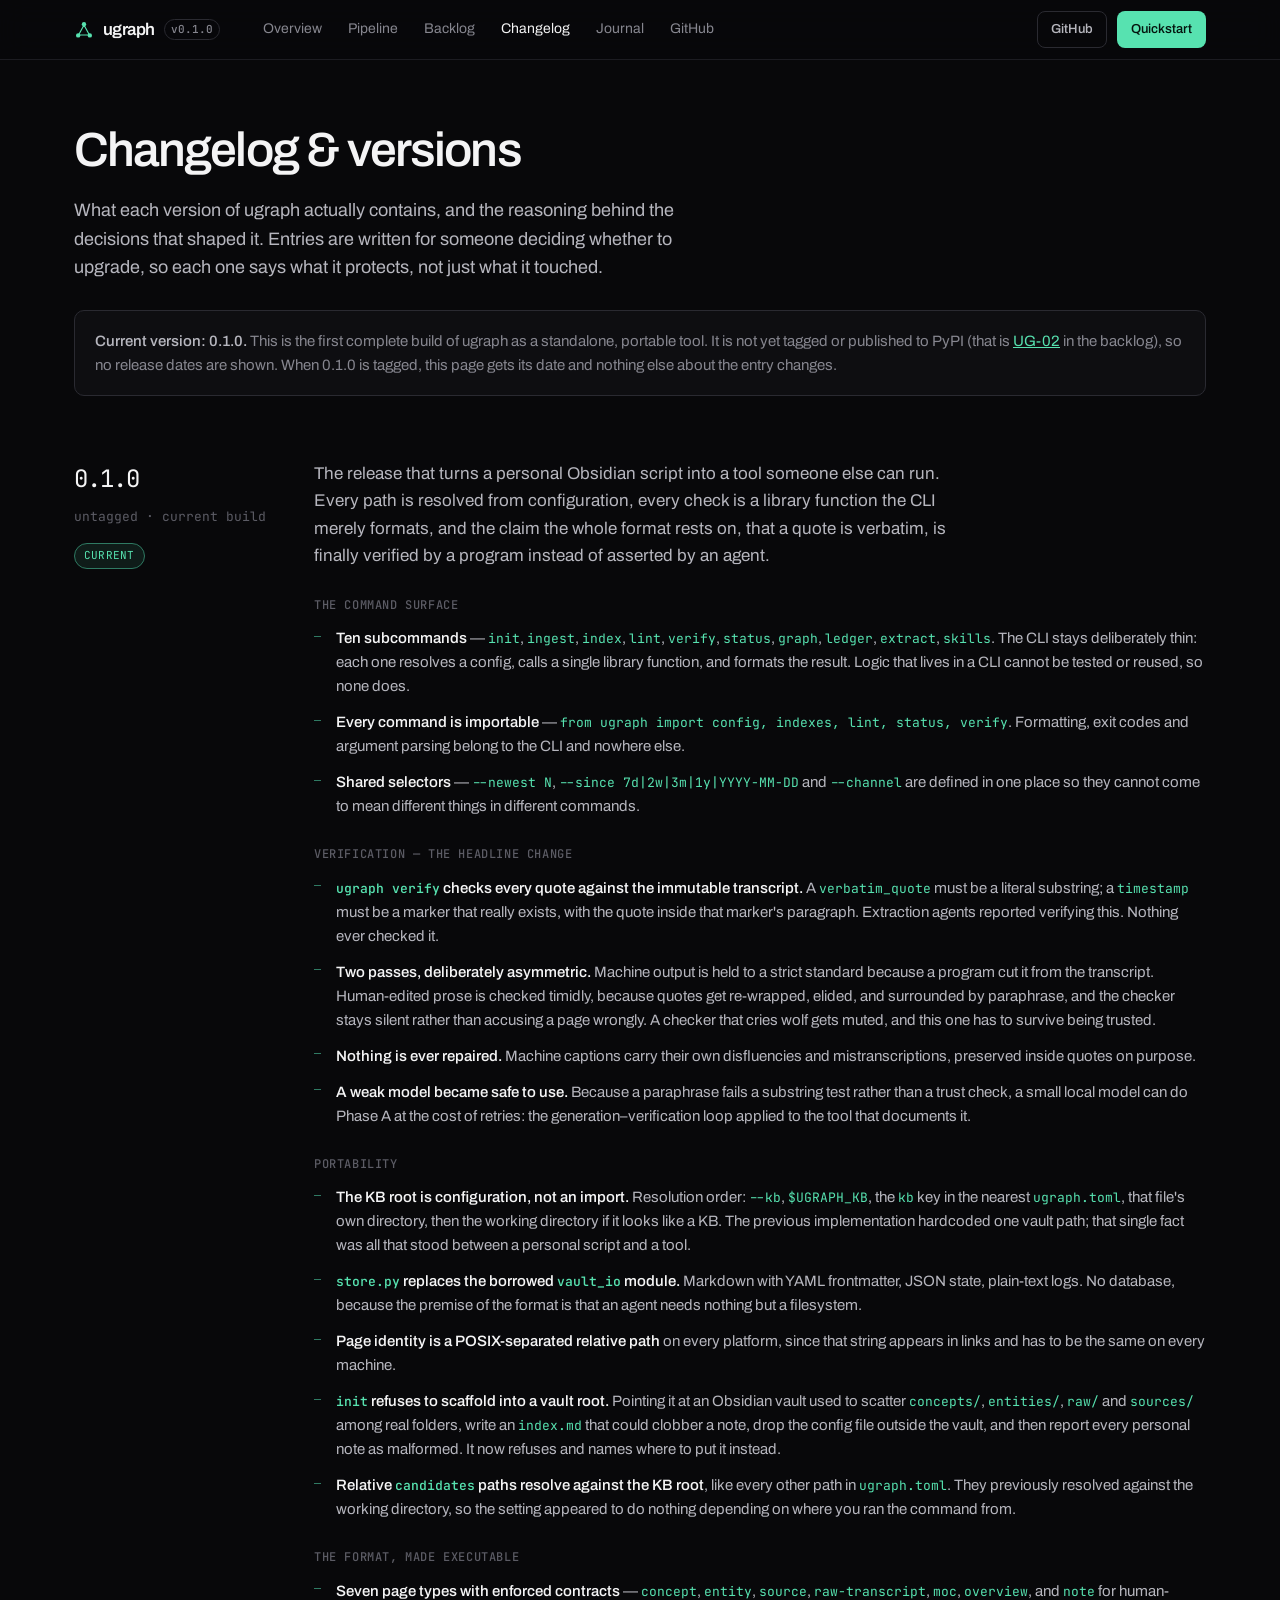
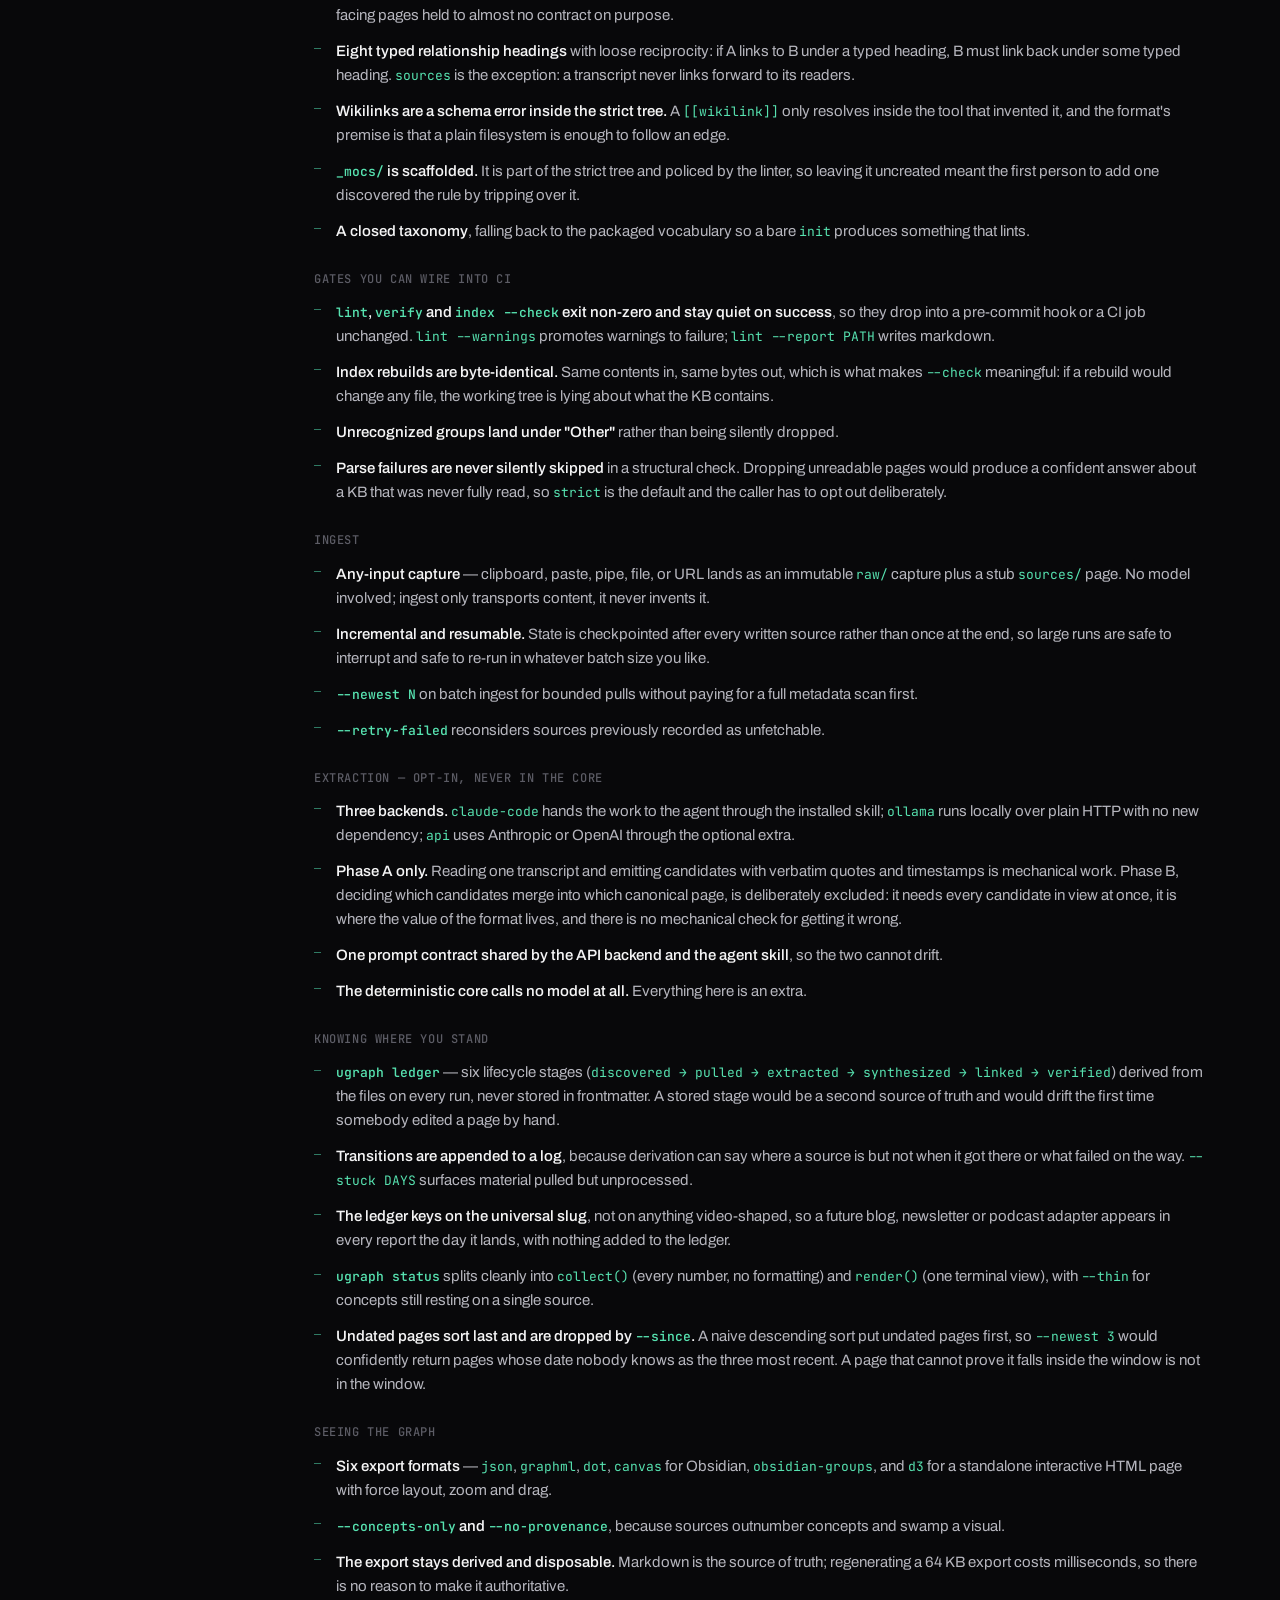
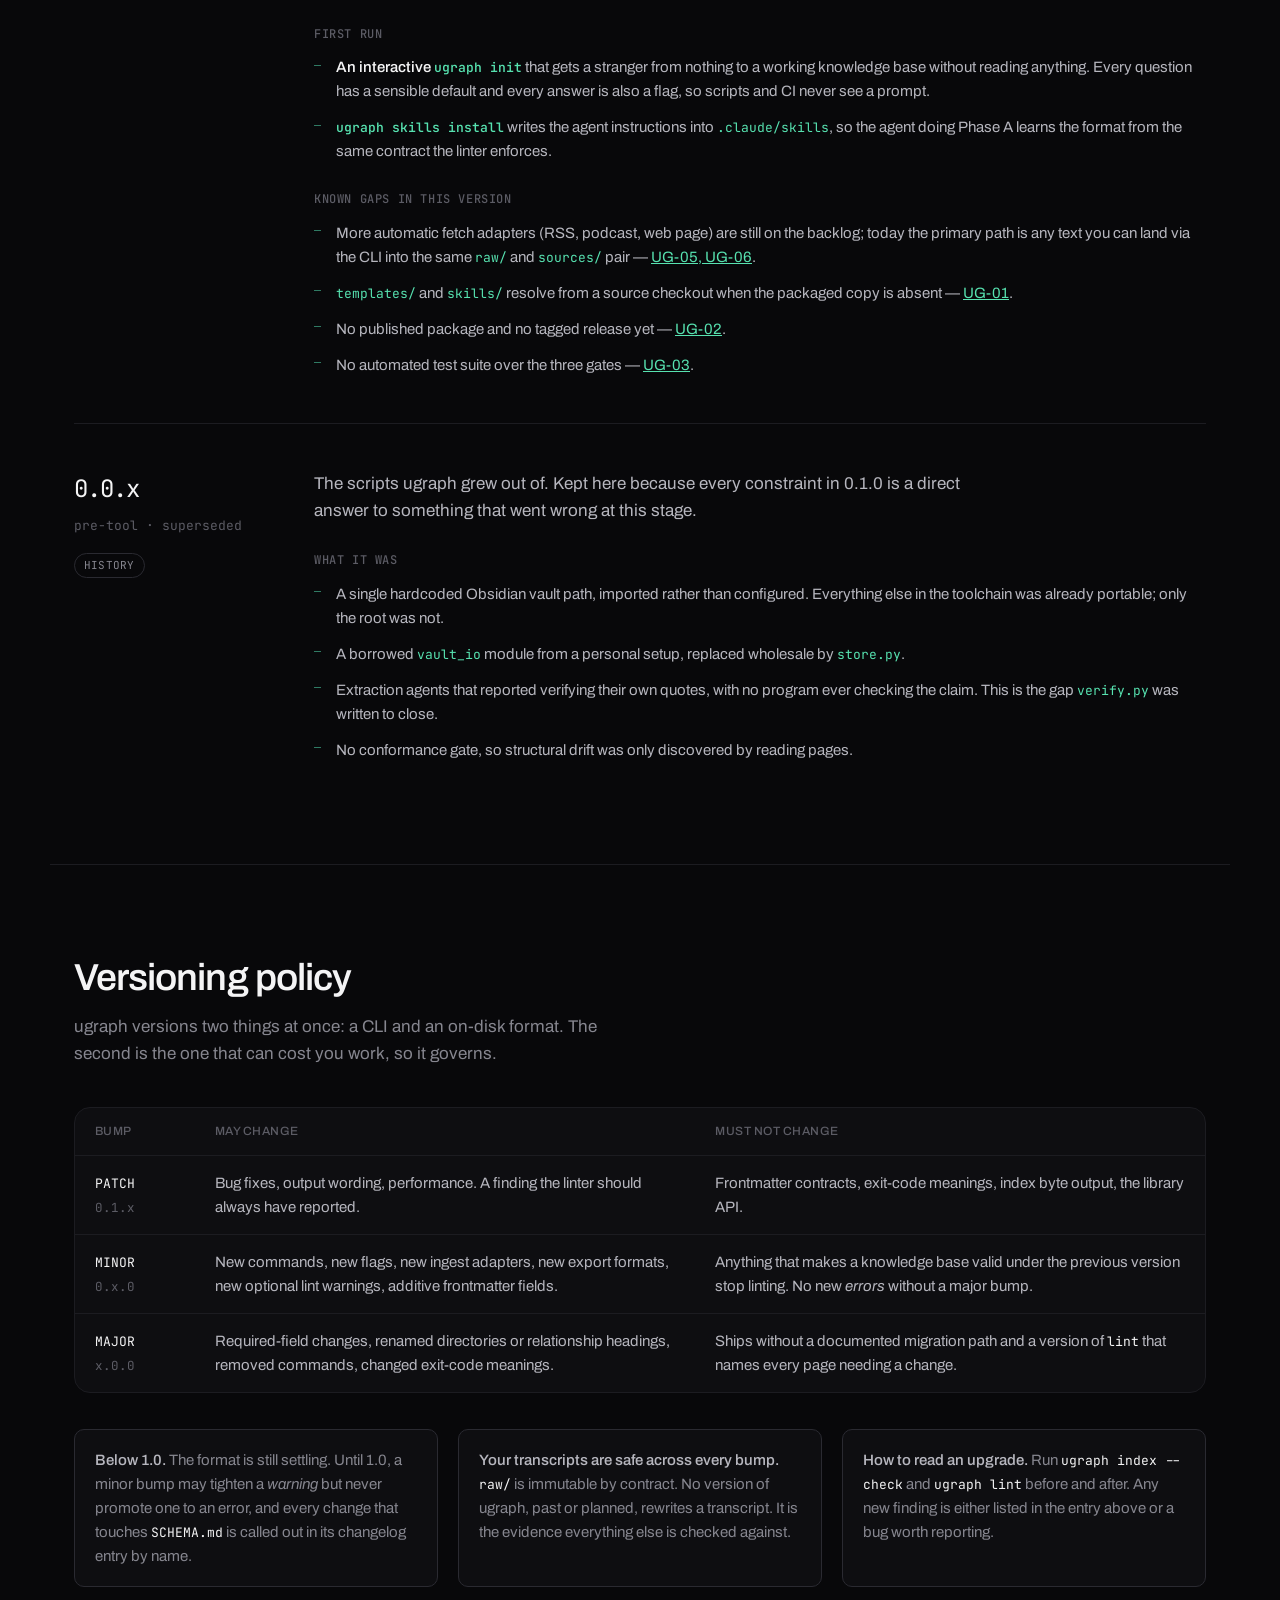
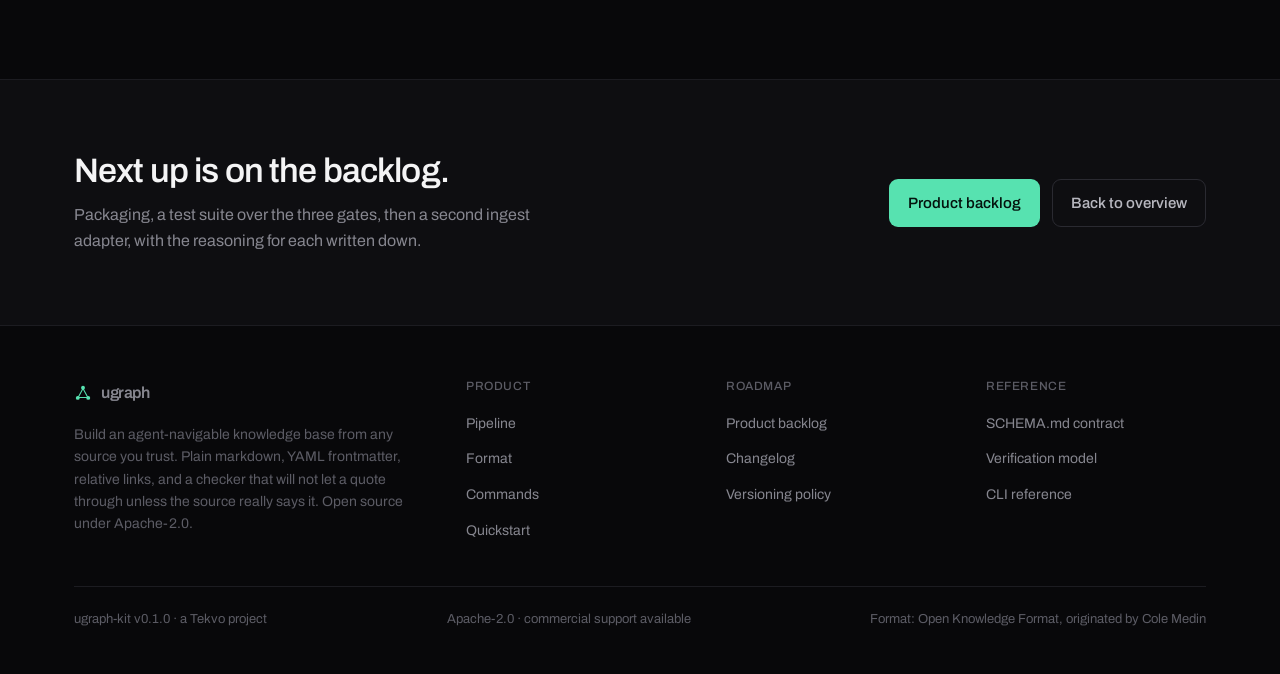
<file: changelog.html>
<!doctype html>
<html lang="en">
<head>
<meta charset="utf-8">
<meta name="viewport" content="width=device-width, initial-scale=1">
<title>Changelog &amp; versions — ugraph</title>
<meta name="description" content="What shipped in each version of ugraph, the reasoning behind the decisions, and the versioning policy that governs what a minor bump is allowed to change.">
<meta name="color-scheme" content="dark">
<link rel="icon" href="data:image/svg+xml,<svg xmlns='http://www.w3.org/2000/svg' viewBox='0 0 32 32'><circle cx='16' cy='8' r='4' fill='%2357e2b0'/><circle cx='7' cy='24' r='4' fill='%2357e2b0'/><circle cx='25' cy='24' r='4' fill='%2357e2b0'/><path d='M16 8 7 24M16 8l9 16M7 24h18' stroke='%2357e2b0' stroke-width='1.6' fill='none'/></svg>">
<link rel="preconnect" href="https://fonts.googleapis.com">
<link rel="preconnect" href="https://fonts.gstatic.com" crossorigin>
<link href="https://fonts.googleapis.com/css2?family=Archivo:wght@400;500;600&family=JetBrains+Mono:wght@400;500&display=swap" rel="stylesheet">
<link rel="stylesheet" href="assets/style.css">
</head>
<body>
<!--
  THESIS: a changelog that explains decisions, not just diffs — every entry says what
  changed and what it protects, refusing the release-notes template of bullet lists
  nobody can act on.
  OWN-WORLD: inherited from the ugraph home page — near-black canvas, hairline rules,
  Archivo + JetBrains Mono, CLI status palette.
  STORY: a reader on a given version learns what they have, what the format guarantees,
  and what a version bump is allowed to break.
  FIRST VIEWPORT: title, the honesty note about tagging, and the 0.1.0 entry opening.
  FORM: reference-canon (OpenRouter's dark developer-product pages), pinned by the brief.
  FINISH: unreviewed and undocumented is unfinished; this build ends with the finish
  review, the verdict, and DESIGN.md.
-->
<a class="skip" href="#main">Skip to content</a>

<header class="nav">
  <div class="wrap nav__inner">
    <a class="brand" href="index.html">
      <svg width="20" height="20" viewBox="0 0 24 24" fill="none" aria-hidden="true">
        <path d="M12 6 5.5 18M12 6l6.5 12M5.5 18h13" stroke="#57e2b0" stroke-width="1.4" stroke-linecap="round"/>
        <circle cx="12" cy="5" r="2.6" fill="#57e2b0"/><circle cx="5" cy="18.5" r="2.6" fill="#57e2b0"/><circle cx="19" cy="18.5" r="2.6" fill="#57e2b0"/>
      </svg>
      ugraph <span class="brand__ver">v0.1.0</span>
    </a>
    <nav class="nav__links" id="navlinks" data-open="false" aria-label="Primary">
      <a href="index.html">Overview</a>
      <a href="index.html#pipeline">Pipeline</a>
      <a href="backlog.html">Backlog</a>
      <a href="changelog.html" aria-current="page">Changelog</a>
      <a href="journal/index.html">Journal</a>
      <a href="https://github.com/tekvo-ai/app_ugraph_kit" rel="noopener">GitHub</a>
    </nav>
    <div class="nav__right">
      <a class="btn btn--ghost btn--sm" href="https://github.com/tekvo-ai/app_ugraph_kit" rel="noopener">GitHub</a>
      <a class="btn btn--primary btn--sm" href="index.html#quickstart">Quickstart</a>
      <button class="nav__toggle" id="navtoggle" aria-expanded="false" aria-controls="navlinks" aria-label="Toggle menu">
        <svg width="18" height="18" viewBox="0 0 24 24" fill="none" aria-hidden="true">
          <path d="M4 7h16M4 12h16M4 17h16" stroke="currentColor" stroke-width="1.6" stroke-linecap="round"/>
        </svg>
      </button>
    </div>
  </div>
</header>

<main id="main">

  <section class="section section--tight wrap">
    <h1 style="font-size:clamp(2rem,4.4vw,3rem);letter-spacing:-.04em">Changelog &amp; versions</h1>
    <p class="lede" style="margin-top:18px">
      What each version of ugraph actually contains, and the reasoning behind the decisions
      that shaped it. Entries are written for someone deciding whether to upgrade, so each
      one says what it protects, not just what it touched.
    </p>

    <div class="note" style="margin-top:28px">
      <b>Current version: 0.1.0.</b> This is the first complete build of ugraph as a
      standalone, portable tool. It is not yet tagged or published to PyPI (that is
      <a href="backlog.html" style="color:var(--edge)">UG-02</a> in the backlog), so no
      release dates are shown. When 0.1.0 is tagged, this page gets its date and nothing else
      about the entry changes.
    </div>
  </section>

  <section class="wrap" style="padding-bottom:56px">

    <!-- ===================== 0.1.0 ===================== -->
    <article class="release" id="v0-1-0">
      <div class="release__side">
        <div class="release__ver">0.1.0</div>
        <div class="release__date">untagged · current build</div>
        <div class="release__tag"><span class="pill pill--shipped">current</span></div>
      </div>
      <div>
        <p class="lede" style="font-size:1.0625rem">
          The release that turns a personal Obsidian script into a tool someone else can run.
          Every path is resolved from configuration, every check is a library function the CLI
          merely formats, and the claim the whole format rests on, that a quote is verbatim,
          is finally verified by a program instead of asserted by an agent.
        </p>

        <h3>The command surface</h3>
        <ul class="changes">
          <li><b>Ten subcommands</b> — <code>init</code>, <code>ingest</code>, <code>index</code>, <code>lint</code>, <code>verify</code>, <code>status</code>, <code>graph</code>, <code>ledger</code>, <code>extract</code>, <code>skills</code>. The CLI stays deliberately thin: each one resolves a config, calls a single library function, and formats the result. Logic that lives in a CLI cannot be tested or reused, so none does.</li>
          <li><b>Every command is importable</b> — <code>from ugraph import config, indexes, lint, status, verify</code>. Formatting, exit codes and argument parsing belong to the CLI and nowhere else.</li>
          <li><b>Shared selectors</b> — <code>--newest N</code>, <code>--since 7d|2w|3m|1y|YYYY-MM-DD</code> and <code>--channel</code> are defined in one place so they cannot come to mean different things in different commands.</li>
        </ul>

        <h3>Verification — the headline change</h3>
        <ul class="changes">
          <li><b><code>ugraph verify</code> checks every quote against the immutable transcript.</b> A <code>verbatim_quote</code> must be a literal substring; a <code>timestamp</code> must be a marker that really exists, with the quote inside that marker's paragraph. Extraction agents reported verifying this. Nothing ever checked it.</li>
          <li><b>Two passes, deliberately asymmetric.</b> Machine output is held to a strict standard because a program cut it from the transcript. Human-edited prose is checked timidly, because quotes get re-wrapped, elided, and surrounded by paraphrase, and the checker stays silent rather than accusing a page wrongly. A checker that cries wolf gets muted, and this one has to survive being trusted.</li>
          <li><b>Nothing is ever repaired.</b> Machine captions carry their own disfluencies and mistranscriptions, preserved inside quotes on purpose.</li>
          <li><b>A weak model became safe to use.</b> Because a paraphrase fails a substring test rather than a trust check, a small local model can do Phase A at the cost of retries: the generation–verification loop applied to the tool that documents it.</li>
        </ul>

        <h3>Portability</h3>
        <ul class="changes">
          <li><b>The KB root is configuration, not an import.</b> Resolution order: <code>--kb</code>, <code>$UGRAPH_KB</code>, the <code>kb</code> key in the nearest <code>ugraph.toml</code>, that file's own directory, then the working directory if it looks like a KB. The previous implementation hardcoded one vault path; that single fact was all that stood between a personal script and a tool.</li>
          <li><b><code>store.py</code> replaces the borrowed <code>vault_io</code> module.</b> Markdown with YAML frontmatter, JSON state, plain-text logs. No database, because the premise of the format is that an agent needs nothing but a filesystem.</li>
          <li><b>Page identity is a POSIX-separated relative path</b> on every platform, since that string appears in links and has to be the same on every machine.</li>
          <li><b><code>init</code> refuses to scaffold into a vault root.</b> Pointing it at an Obsidian vault used to scatter <code>concepts/</code>, <code>entities/</code>, <code>raw/</code> and <code>sources/</code> among real folders, write an <code>index.md</code> that could clobber a note, drop the config file outside the vault, and then report every personal note as malformed. It now refuses and names where to put it instead.</li>
          <li><b>Relative <code>candidates</code> paths resolve against the KB root</b>, like every other path in <code>ugraph.toml</code>. They previously resolved against the working directory, so the setting appeared to do nothing depending on where you ran the command from.</li>
        </ul>

        <h3>The format, made executable</h3>
        <ul class="changes">
          <li><b>Seven page types with enforced contracts</b> — <code>concept</code>, <code>entity</code>, <code>source</code>, <code>raw-transcript</code>, <code>moc</code>, <code>overview</code>, and <code>note</code> for human-facing pages held to almost no contract on purpose.</li>
          <li><b>Eight typed relationship headings</b> with loose reciprocity: if A links to B under a typed heading, B must link back under some typed heading. <code>sources</code> is the exception: a transcript never links forward to its readers.</li>
          <li><b>Wikilinks are a schema error inside the strict tree.</b> A <code>[[wikilink]]</code> only resolves inside the tool that invented it, and the format's premise is that a plain filesystem is enough to follow an edge.</li>
          <li><b><code>_mocs/</code> is scaffolded.</b> It is part of the strict tree and policed by the linter, so leaving it uncreated meant the first person to add one discovered the rule by tripping over it.</li>
          <li><b>A closed taxonomy</b>, falling back to the packaged vocabulary so a bare <code>init</code> produces something that lints.</li>
        </ul>

        <h3>Gates you can wire into CI</h3>
        <ul class="changes">
          <li><b><code>lint</code>, <code>verify</code> and <code>index --check</code> exit non-zero and stay quiet on success</b>, so they drop into a pre-commit hook or a CI job unchanged. <code>lint --warnings</code> promotes warnings to failure; <code>lint --report PATH</code> writes markdown.</li>
          <li><b>Index rebuilds are byte-identical.</b> Same contents in, same bytes out, which is what makes <code>--check</code> meaningful: if a rebuild would change any file, the working tree is lying about what the KB contains.</li>
          <li><b>Unrecognized groups land under "Other"</b> rather than being silently dropped.</li>
          <li><b>Parse failures are never silently skipped</b> in a structural check. Dropping unreadable pages would produce a confident answer about a KB that was never fully read, so <code>strict</code> is the default and the caller has to opt out deliberately.</li>
        </ul>

        <h3>Ingest</h3>
        <ul class="changes">
          <li><b>Any-input capture</b> — clipboard, paste, pipe, file, or URL lands as an immutable <code>raw/</code> capture plus a stub <code>sources/</code> page. No model involved; ingest only transports content, it never invents it.</li>
          <li><b>Incremental and resumable.</b> State is checkpointed after every written source rather than once at the end, so large runs are safe to interrupt and safe to re-run in whatever batch size you like.</li>
          <li><b><code>--newest N</code></b> on batch ingest for bounded pulls without paying for a full metadata scan first.</li>
          <li><b><code>--retry-failed</code></b> reconsiders sources previously recorded as unfetchable.</li>
        </ul>

        <h3>Extraction — opt-in, never in the core</h3>
        <ul class="changes">
          <li><b>Three backends.</b> <code>claude-code</code> hands the work to the agent through the installed skill; <code>ollama</code> runs locally over plain HTTP with no new dependency; <code>api</code> uses Anthropic or OpenAI through the optional extra.</li>
          <li><b>Phase A only.</b> Reading one transcript and emitting candidates with verbatim quotes and timestamps is mechanical work. Phase B, deciding which candidates merge into which canonical page, is deliberately excluded: it needs every candidate in view at once, it is where the value of the format lives, and there is no mechanical check for getting it wrong.</li>
          <li><b>One prompt contract shared by the API backend and the agent skill</b>, so the two cannot drift.</li>
          <li><b>The deterministic core calls no model at all.</b> Everything here is an extra.</li>
        </ul>

        <h3>Knowing where you stand</h3>
        <ul class="changes">
          <li><b><code>ugraph ledger</code></b> — six lifecycle stages (<code>discovered → pulled → extracted → synthesized → linked → verified</code>) derived from the files on every run, never stored in frontmatter. A stored stage would be a second source of truth and would drift the first time somebody edited a page by hand.</li>
          <li><b>Transitions are appended to a log</b>, because derivation can say where a source is but not when it got there or what failed on the way. <code>--stuck DAYS</code> surfaces material pulled but unprocessed.</li>
          <li><b>The ledger keys on the universal slug</b>, not on anything video-shaped, so a future blog, newsletter or podcast adapter appears in every report the day it lands, with nothing added to the ledger.</li>
          <li><b><code>ugraph status</code></b> splits cleanly into <code>collect()</code> (every number, no formatting) and <code>render()</code> (one terminal view), with <code>--thin</code> for concepts still resting on a single source.</li>
          <li><b>Undated pages sort last and are dropped by <code>--since</code>.</b> A naive descending sort put undated pages first, so <code>--newest 3</code> would confidently return pages whose date nobody knows as the three most recent. A page that cannot prove it falls inside the window is not in the window.</li>
        </ul>

        <h3>Seeing the graph</h3>
        <ul class="changes">
          <li><b>Six export formats</b> — <code>json</code>, <code>graphml</code>, <code>dot</code>, <code>canvas</code> for Obsidian, <code>obsidian-groups</code>, and <code>d3</code> for a standalone interactive HTML page with force layout, zoom and drag.</li>
          <li><b><code>--concepts-only</code> and <code>--no-provenance</code></b>, because sources outnumber concepts and swamp a visual.</li>
          <li><b>The export stays derived and disposable.</b> Markdown is the source of truth; regenerating a 64 KB export costs milliseconds, so there is no reason to make it authoritative.</li>
        </ul>

        <h3>First run</h3>
        <ul class="changes">
          <li><b>An interactive <code>ugraph init</code></b> that gets a stranger from nothing to a working knowledge base without reading anything. Every question has a sensible default and every answer is also a flag, so scripts and CI never see a prompt.</li>
          <li><b><code>ugraph skills install</code></b> writes the agent instructions into <code>.claude/skills</code>, so the agent doing Phase A learns the format from the same contract the linter enforces.</li>
        </ul>

        <h3>Known gaps in this version</h3>
        <ul class="changes">
          <li>More automatic fetch adapters (RSS, podcast, web page) are still on the backlog; today the primary path is any text you can land via the CLI into the same <code>raw/</code> and <code>sources/</code> pair — <a href="backlog.html" style="color:var(--edge)">UG-05, UG-06</a>.</li>
          <li><code>templates/</code> and <code>skills/</code> resolve from a source checkout when the packaged copy is absent — <a href="backlog.html" style="color:var(--edge)">UG-01</a>.</li>
          <li>No published package and no tagged release yet — <a href="backlog.html" style="color:var(--edge)">UG-02</a>.</li>
          <li>No automated test suite over the three gates — <a href="backlog.html" style="color:var(--edge)">UG-03</a>.</li>
        </ul>
      </div>
    </article>

    <!-- ===================== 0.0.x ===================== -->
    <article class="release" id="v0-0-x">
      <div class="release__side">
        <div class="release__ver">0.0.x</div>
        <div class="release__date">pre-tool · superseded</div>
        <div class="release__tag"><span class="pill pill--idea">history</span></div>
      </div>
      <div>
        <p class="lede" style="font-size:1.0625rem">
          The scripts ugraph grew out of. Kept here because every constraint in 0.1.0 is a
          direct answer to something that went wrong at this stage.
        </p>
        <h3>What it was</h3>
        <ul class="changes">
          <li>A single hardcoded Obsidian vault path, imported rather than configured. Everything else in the toolchain was already portable; only the root was not.</li>
          <li>A borrowed <code>vault_io</code> module from a personal setup, replaced wholesale by <code>store.py</code>.</li>
          <li>Extraction agents that reported verifying their own quotes, with no program ever checking the claim. This is the gap <code>verify.py</code> was written to close.</li>
          <li>No conformance gate, so structural drift was only discovered by reading pages.</li>
        </ul>
      </div>
    </article>

  </section>

  <!-- ===================== VERSIONING ===================== -->
  <section class="section section-line wrap" id="versioning">
    <div class="section-head">
      <h2>Versioning policy</h2>
      <p>
        ugraph versions two things at once: a CLI and an on-disk format. The second is the
        one that can cost you work, so it governs.
      </p>
    </div>

    <div class="table-scroll">
      <table>
        <thead>
          <tr><th style="width:120px">Bump</th><th>May change</th><th>Must not change</th></tr>
        </thead>
        <tbody>
          <tr>
            <td><code>PATCH</code><br><span class="flag">0.1.x</span></td>
            <td>Bug fixes, output wording, performance. A finding the linter should always have reported.</td>
            <td>Frontmatter contracts, exit-code meanings, index byte output, the library API.</td>
          </tr>
          <tr>
            <td><code>MINOR</code><br><span class="flag">0.x.0</span></td>
            <td>New commands, new flags, new ingest adapters, new export formats, new optional lint warnings, additive frontmatter fields.</td>
            <td>Anything that makes a knowledge base valid under the previous version stop linting. No new <em>errors</em> without a major bump.</td>
          </tr>
          <tr>
            <td><code>MAJOR</code><br><span class="flag">x.0.0</span></td>
            <td>Required-field changes, renamed directories or relationship headings, removed commands, changed exit-code meanings.</td>
            <td>Ships without a documented migration path and a version of <code>lint</code> that names every page needing a change.</td>
          </tr>
        </tbody>
      </table>
    </div>

    <div style="margin-top:36px;display:grid;grid-template-columns:repeat(auto-fit,minmax(280px,1fr));gap:20px">
      <div class="note">
        <b>Below 1.0.</b> The format is still settling. Until 1.0, a minor bump may tighten a
        <em>warning</em> but never promote one to an error, and every change that touches
        <code class="mono">SCHEMA.md</code> is called out in its changelog entry by name.
      </div>
      <div class="note">
        <b>Your transcripts are safe across every bump.</b> <code class="mono">raw/</code> is
        immutable by contract. No version of ugraph, past or planned, rewrites a transcript.
        It is the evidence everything else is checked against.
      </div>
      <div class="note">
        <b>How to read an upgrade.</b> Run <code class="mono">ugraph index --check</code> and
        <code class="mono">ugraph lint</code> before and after. Any new finding is either
        listed in the entry above or a bug worth reporting.
      </div>
    </div>
  </section>

  <section class="band">
    <div class="wrap band__inner">
      <div>
        <h2>Next up is on the backlog.</h2>
        <p>Packaging, a test suite over the three gates, then a second ingest adapter, with the reasoning for each written down.</p>
      </div>
      <div style="display:flex;gap:12px;flex-wrap:wrap">
        <a class="btn btn--primary" href="backlog.html">Product backlog</a>
        <a class="btn btn--ghost" href="index.html">Back to overview</a>
      </div>
    </div>
  </section>

</main>

<footer class="foot">
  <div class="wrap">
    <div class="foot__grid">
      <div class="foot__about">
        <a class="brand" href="index.html" style="font-size:1rem">
          <svg width="18" height="18" viewBox="0 0 24 24" fill="none" aria-hidden="true">
            <path d="M12 6 5.5 18M12 6l6.5 12M5.5 18h13" stroke="#57e2b0" stroke-width="1.4" stroke-linecap="round"/>
            <circle cx="12" cy="5" r="2.6" fill="#57e2b0"/><circle cx="5" cy="18.5" r="2.6" fill="#57e2b0"/><circle cx="19" cy="18.5" r="2.6" fill="#57e2b0"/>
          </svg>
          ugraph
        </a>
        <p>Build an agent-navigable knowledge base from any source you trust. Plain markdown, YAML frontmatter, relative links, and a checker that will not let a quote through unless the source really says it. Open source under Apache-2.0.</p>
      </div>
      <div>
        <h4>Product</h4>
        <ul>
          <li><a href="index.html#pipeline">Pipeline</a></li>
          <li><a href="index.html#format">Format</a></li>
          <li><a href="index.html#commands">Commands</a></li>
          <li><a href="index.html#quickstart">Quickstart</a></li>
        </ul>
      </div>
      <div>
        <h4>Roadmap</h4>
        <ul>
          <li><a href="backlog.html">Product backlog</a></li>
          <li><a href="changelog.html">Changelog</a></li>
          <li><a href="changelog.html#versioning">Versioning policy</a></li>
        </ul>
      </div>
      <div>
        <h4>Reference</h4>
        <ul>
          <li><a href="index.html#format">SCHEMA.md contract</a></li>
          <li><a href="index.html#verify">Verification model</a></li>
          <li><a href="index.html#commands">CLI reference</a></li>
        </ul>
      </div>
    </div>
    <div class="foot__bottom">
      <span>ugraph-kit v0.1.0 · a Tekvo project</span>
      <span>Apache-2.0 · commercial support available</span>
      <span>Format: Open Knowledge Format, originated by Cole Medin</span>
    </div>
  </div>
</footer>

<script>
  (function () {
    var t = document.getElementById('navtoggle'), l = document.getElementById('navlinks');
    if (!t || !l) return;
    t.addEventListener('click', function () {
      var open = l.getAttribute('data-open') === 'true';
      l.setAttribute('data-open', String(!open));
      t.setAttribute('aria-expanded', String(!open));
    });
  })();
</script>
</body>
</html>
</file>
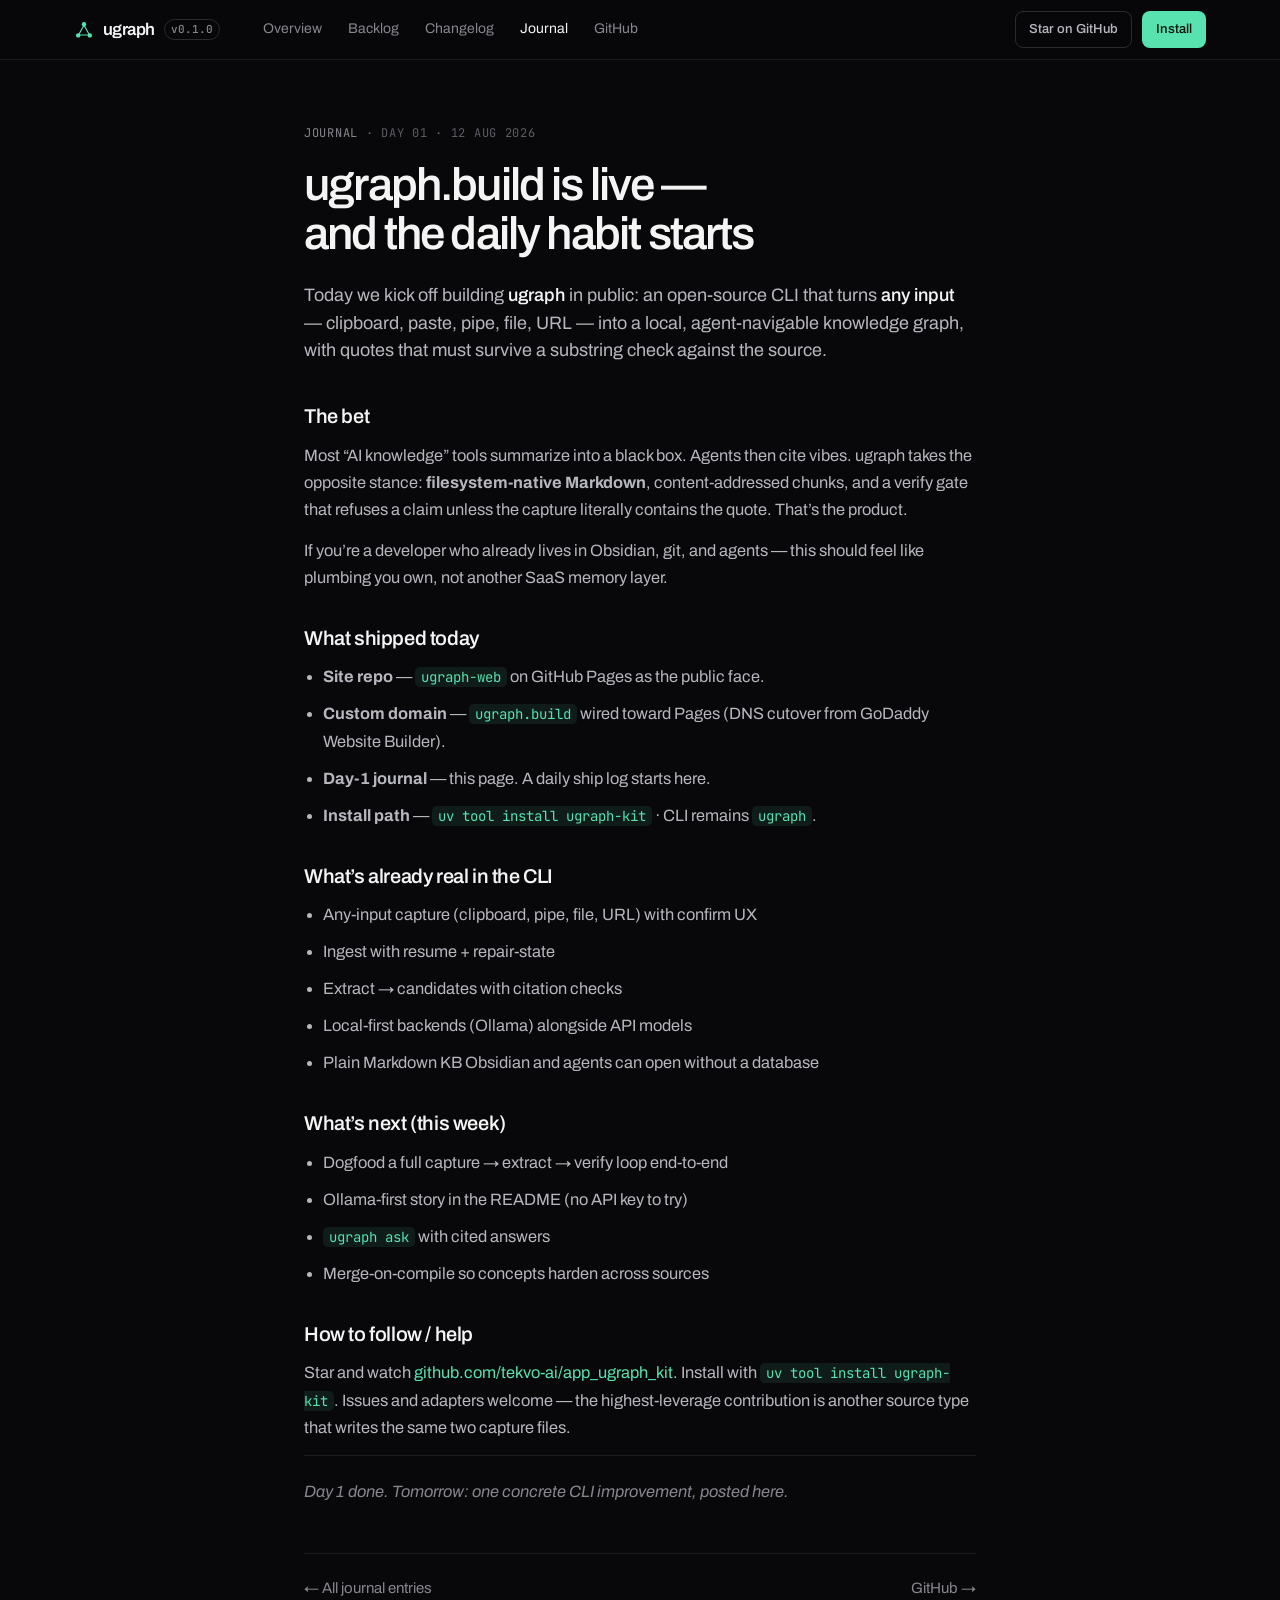
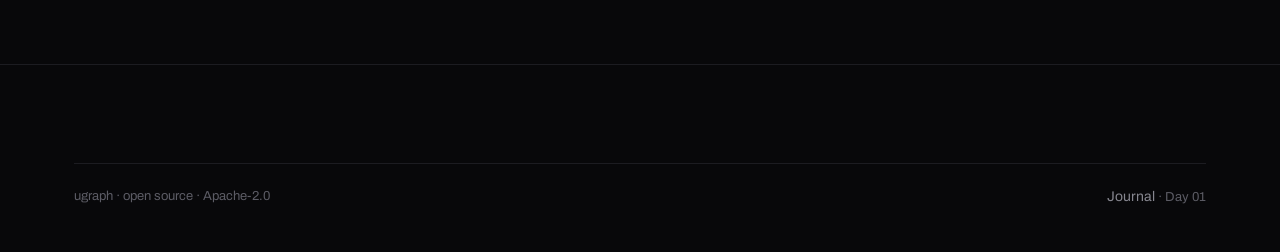
<file: journal/2026-08-12-day-1.html>
<!doctype html>
<html lang="en">
<head>
<meta charset="utf-8">
<meta name="viewport" content="width=device-width, initial-scale=1">
<title>Day 1 — ugraph.build is live</title>
<meta name="description" content="Day 1 of building ugraph in public: custom domain, GitHub Pages, and the bet on a citation-hard CLI knowledge graph for developers.">
<meta name="color-scheme" content="dark">
<meta property="og:title" content="Day 1 — ugraph.build is live">
<meta property="og:description" content="Kickoff for the open-source ugraph daily ship log.">
<meta property="og:type" content="article">
<link rel="canonical" href="https://ugraph.build/journal/2026-08-12-day-1.html">
<link rel="icon" href="data:image/svg+xml,<svg xmlns='http://www.w3.org/2000/svg' viewBox='0 0 32 32'><circle cx='16' cy='8' r='4' fill='%2357e2b0'/><circle cx='7' cy='24' r='4' fill='%2357e2b0'/><circle cx='25' cy='24' r='4' fill='%2357e2b0'/><path d='M16 8 7 24M16 8l9 16M7 24h18' stroke='%2357e2b0' stroke-width='1.6' fill='none'/></svg>">
<link rel="preconnect" href="https://fonts.googleapis.com">
<link rel="preconnect" href="https://fonts.gstatic.com" crossorigin>
<link href="https://fonts.googleapis.com/css2?family=Archivo:wght@400;500;600&family=JetBrains+Mono:wght@400;500&display=swap" rel="stylesheet">
<link rel="stylesheet" href="../assets/style.css">
</head>
<body>
<a class="skip" href="#main">Skip to content</a>

<header class="nav">
  <div class="wrap nav__inner">
    <a class="brand" href="../index.html">
      <svg width="20" height="20" viewBox="0 0 24 24" fill="none" aria-hidden="true">
        <path d="M12 6 5.5 18M12 6l6.5 12M5.5 18h13" stroke="#57e2b0" stroke-width="1.4" stroke-linecap="round"/>
        <circle cx="12" cy="5" r="2.6" fill="#57e2b0"/><circle cx="5" cy="18.5" r="2.6" fill="#57e2b0"/><circle cx="19" cy="18.5" r="2.6" fill="#57e2b0"/>
      </svg>
      ugraph <span class="brand__ver">v0.1.0</span>
    </a>
    <nav class="nav__links" id="navlinks" data-open="false" aria-label="Primary">
      <a href="../index.html">Overview</a>
      <a href="../backlog.html">Backlog</a>
      <a href="../changelog.html">Changelog</a>
      <a href="index.html" aria-current="page">Journal</a>
      <a href="https://github.com/tekvo-ai/app_ugraph_kit" rel="noopener">GitHub</a>
    </nav>
    <div class="nav__right">
      <a class="btn btn--ghost btn--sm" href="https://github.com/tekvo-ai/app_ugraph_kit" rel="noopener">Star on GitHub</a>
      <a class="btn btn--primary btn--sm" href="../index.html#install">Install</a>
      <button class="nav__toggle" id="navtoggle" aria-expanded="false" aria-controls="navlinks" aria-label="Toggle menu">
        <svg width="18" height="18" viewBox="0 0 24 24" fill="none" aria-hidden="true">
          <path d="M4 7h16M4 12h16M4 17h16" stroke="currentColor" stroke-width="1.6" stroke-linecap="round"/>
        </svg>
      </button>
    </div>
  </div>
</header>

<main id="main">
  <article class="section section--tight wrap post">
    <p class="journal__kicker"><a href="index.html">Journal</a> · Day 01 · <time datetime="2026-08-12">12 Aug 2026</time></p>
    <h1>ugraph.build is live — and the daily habit starts</h1>
    <p class="post__lede">
      Today we kick off building <strong>ugraph</strong> in public: an open-source CLI that
      turns <strong>any input</strong> — clipboard, paste, pipe, file, URL — into a local,
      agent-navigable knowledge graph, with quotes that must survive a substring check
      against the source.
    </p>

    <div class="post__body">
      <h2>The bet</h2>
      <p>
        Most “AI knowledge” tools summarize into a black box. Agents then cite vibes.
        ugraph takes the opposite stance: <strong>filesystem-native Markdown</strong>,
        content-addressed chunks, and a verify gate that refuses a claim unless the
        capture literally contains the quote. That’s the product.
      </p>
      <p>
        If you’re a developer who already lives in Obsidian, git, and agents — this
        should feel like plumbing you own, not another SaaS memory layer.
      </p>

      <h2>What shipped today</h2>
      <ul>
        <li><strong>Site repo</strong> — <code>ugraph-web</code> on GitHub Pages as the public face.</li>
        <li><strong>Custom domain</strong> — <code>ugraph.build</code> wired toward Pages (DNS cutover from GoDaddy Website Builder).</li>
        <li><strong>Day-1 journal</strong> — this page. A daily ship log starts here.</li>
        <li><strong>Install path</strong> — <code>uv tool install ugraph-kit</code> · CLI remains <code>ugraph</code>.</li>
      </ul>

      <h2>What’s already real in the CLI</h2>
      <ul>
        <li>Any-input capture (clipboard, pipe, file, URL) with confirm UX</li>
        <li>Ingest with resume + repair-state</li>
        <li>Extract → candidates with citation checks</li>
        <li>Local-first backends (Ollama) alongside API models</li>
        <li>Plain Markdown KB Obsidian and agents can open without a database</li>
      </ul>

      <h2>What’s next (this week)</h2>
      <ul>
        <li>Dogfood a full capture → extract → verify loop end-to-end</li>
        <li>Ollama-first story in the README (no API key to try)</li>
        <li><code>ugraph ask</code> with cited answers</li>
        <li>Merge-on-compile so concepts harden across sources</li>
      </ul>

      <h2>How to follow / help</h2>
      <p>
        Star and watch
        <a href="https://github.com/tekvo-ai/app_ugraph_kit">github.com/tekvo-ai/app_ugraph_kit</a>.
        Install with <code>uv tool install ugraph-kit</code>. Issues and adapters welcome —
        the highest-leverage contribution is another source type that writes the same
        two capture files.
      </p>
      <p class="post__signoff">
        Day 1 done. Tomorrow: one concrete CLI improvement, posted here.
      </p>
    </div>

    <p class="post__nav">
      <a href="index.html">← All journal entries</a>
      <a href="https://github.com/tekvo-ai/app_ugraph_kit">GitHub →</a>
    </p>
  </article>
</main>

<footer class="foot">
  <div class="wrap">
    <div class="foot__bottom">
      <span>ugraph · open source · Apache-2.0</span>
      <span><a href="index.html">Journal</a> · Day 01</span>
    </div>
  </div>
</footer>

<script>
  (function () {
    var t = document.getElementById('navtoggle'), l = document.getElementById('navlinks');
    if (!t || !l) return;
    t.addEventListener('click', function () {
      var open = l.getAttribute('data-open') === 'true';
      l.setAttribute('data-open', String(!open));
      t.setAttribute('aria-expanded', String(!open));
    });
  })();
</script>
</body>
</html>
</file>
<file: assets/style.css>
/* ==========================================================================
   ugraph.dev — shared stylesheet
   Dark console world: near-black canvas, hairline rules, mono numerals,
   one mint "edge" accent borrowed from the graph the tool builds.
   ========================================================================== */

:root {
  /* canvas */
  --bg:          #08080a;
  --bg-raised:   #0e0e11;
  --bg-sunken:   #050506;
  --bg-hover:    #16161a;

  /* hairlines */
  --line:        #1c1c21;
  --line-strong: #2a2a31;

  /* ink */
  --ink:         #f4f4f5;
  --ink-2:       #b6b6be;
  --ink-3:       #86868f;
  --ink-4:       #5c5c65;

  /* signal — a CLI status palette, not decoration */
  --edge:        #57e2b0;   /* verified / links / primary */
  --edge-dim:    #2f7a63;
  --edge-wash:   rgba(87, 226, 176, .09);
  --amber:       #f2b544;   /* pending / stale */
  --amber-wash:  rgba(242, 181, 68, .10);
  --rose:        #f4726b;   /* failing / not shipped */
  --rose-wash:   rgba(244, 114, 107, .10);
  --violet:      #a99cf5;   /* model-driven steps */
  --violet-wash: rgba(169, 156, 245, .10);

  /* type */
  --sans: "Archivo", -apple-system, BlinkMacSystemFont, "Segoe UI", Helvetica, Arial, sans-serif;
  --mono: "JetBrains Mono", ui-monospace, "SF Mono", Menlo, Consolas, monospace;

  /* metrics */
  --gutter: 24px;
  --max: 1180px;
  --radius: 10px;
  --radius-lg: 16px;
  --nav-h: 60px;
}

*, *::before, *::after { box-sizing: border-box; }

html {
  scroll-behavior: smooth;
  scroll-padding-top: calc(var(--nav-h) + 24px);
  -webkit-text-size-adjust: 100%;
}
@media (prefers-reduced-motion: reduce) {
  html { scroll-behavior: auto; }
  *, *::before, *::after {
    animation-duration: .001ms !important;
    animation-iteration-count: 1 !important;
    transition-duration: .001ms !important;
  }
}

body {
  margin: 0;
  background: var(--bg);
  color: var(--ink);
  font-family: var(--sans);
  font-size: 16px;
  line-height: 1.6;
  -webkit-font-smoothing: antialiased;
  text-rendering: optimizeLegibility;
  overflow-x: hidden;
}

h1, h2, h3, h4 { margin: 0; font-weight: 560; letter-spacing: -.025em; line-height: 1.12; text-wrap: balance; }
p { margin: 0; }
a { color: inherit; }
img, svg { max-width: 100%; }
hr { border: 0; border-top: 1px solid var(--line); margin: 0; }

:focus-visible {
  outline: 2px solid var(--edge);
  outline-offset: 3px;
  border-radius: 4px;
}

.skip {
  position: absolute; left: 16px; top: -60px; z-index: 200;
  background: var(--edge); color: #04120d; font-weight: 600;
  padding: 10px 16px; border-radius: 8px; text-decoration: none;
  transition: top .18s ease;
}
.skip:focus { top: 12px; }

/* ---------- layout ------------------------------------------------------ */

.wrap {
  width: 100%;
  max-width: var(--max);
  margin-inline: auto;
  padding-inline: var(--gutter);
}

.section { padding-block: 92px; }
.section--tight { padding-block: 64px; }
.section-line { border-top: 1px solid var(--line); }

.section-head { max-width: 62ch; margin-bottom: 40px; }
.section-head h2 { font-size: clamp(1.65rem, 3.2vw, 2.35rem); }
.section-head p {
  margin-top: 14px; color: var(--ink-3);
  font-size: 1.0625rem; max-width: 66ch;
}

.lede { color: var(--ink-2); font-size: 1.125rem; max-width: 66ch; }

/* ---------- nav --------------------------------------------------------- */

.nav {
  position: sticky; top: 0; z-index: 100;
  height: var(--nav-h);
  border-bottom: 1px solid var(--line);
  background: rgba(8, 8, 10, .82);
  backdrop-filter: saturate(140%) blur(14px);
  -webkit-backdrop-filter: saturate(140%) blur(14px);
}
.nav__inner {
  height: 100%;
  display: flex; align-items: center; gap: 28px;
}
.brand {
  display: inline-flex; align-items: center; gap: 9px;
  text-decoration: none; font-weight: 600; letter-spacing: -.03em;
  font-size: 1.0625rem; flex: none;
}
.brand svg { display: block; }
.brand__ver {
  font-family: var(--mono); font-size: .6875rem; font-weight: 500;
  color: var(--ink-3); border: 1px solid var(--line-strong);
  padding: 1px 6px; border-radius: 999px; letter-spacing: 0;
}
.nav__links { display: flex; align-items: center; gap: 4px; margin-left: 4px; }
.nav__links a {
  text-decoration: none; color: var(--ink-3); font-size: .875rem;
  padding: 7px 11px; border-radius: 7px;
  transition: color .15s ease, background .15s ease;
}
.nav__links a:hover { color: var(--ink); background: var(--bg-hover); }
.nav__links a[aria-current="page"] { color: var(--ink); }
.nav__right { margin-left: auto; display: flex; align-items: center; gap: 10px; flex: none; }

.nav__toggle {
  display: none; background: none; border: 1px solid var(--line-strong);
  color: var(--ink-2); border-radius: 8px; padding: 6px 8px; cursor: pointer;
}

/* ---------- buttons ----------------------------------------------------- */

.btn {
  display: inline-flex; align-items: center; justify-content: center; gap: 8px;
  font-family: inherit; font-size: .9375rem; font-weight: 540;
  padding: 11px 18px; border-radius: 9px; text-decoration: none;
  border: 1px solid transparent; cursor: pointer; white-space: nowrap;
  transition: background .16s ease, border-color .16s ease, color .16s ease, transform .16s ease;
}
.btn--primary { background: var(--edge); color: #04140e; }
.btn--primary:hover { background: #6ef0c0; }
.btn--ghost { border-color: var(--line-strong); color: var(--ink-2); background: transparent; }
.btn--ghost:hover { border-color: #3a3a44; color: var(--ink); background: var(--bg-hover); }
.btn--sm { padding: 7px 13px; font-size: .8125rem; border-radius: 8px; }
.btn:active { transform: translateY(1px); }

/* ---------- hero -------------------------------------------------------- */

.hero {
  position: relative;
  padding-top: 84px; padding-bottom: 76px;
  border-bottom: 1px solid var(--line);
  overflow: hidden;
}
.hero::before {
  /* one soft mint bloom behind the headline; nothing decorative beyond it */
  content: ""; position: absolute; inset: 0; pointer-events: none;
  background: radial-gradient(ellipse 62% 58% at 16% -4%, rgba(87, 226, 176, .05), transparent 62%);
}
.hero__grid {
  position: relative;
  display: grid; grid-template-columns: minmax(0, 1.05fr) minmax(0, .95fr);
  gap: 56px; align-items: center;
}
.hero h1 {
  font-size: clamp(2.4rem, 5.4vw, 4rem);
  letter-spacing: -.042em; line-height: 1.03;
}
.hero h1 em { font-style: normal; color: var(--edge); }
.hero__sub {
  margin-top: 22px; color: var(--ink-2);
  font-size: 1.1875rem; line-height: 1.55; max-width: 34ch;
}
.hero__sub strong { color: var(--ink); font-weight: 540; }
.hero__cta { margin-top: 34px; display: flex; flex-wrap: wrap; gap: 12px; }
.hero__meta {
  margin-top: 30px; display: flex; flex-wrap: wrap; gap: 8px 18px;
  font-family: var(--mono); font-size: .75rem; color: var(--ink-4);
}
.hero__meta span { display: inline-flex; align-items: center; gap: 7px; }
.hero__meta span::before {
  content: ""; width: 5px; height: 5px; border-radius: 50%;
  background: var(--edge-dim);
}

/* ---------- terminal ---------------------------------------------------- */

.term {
  background: var(--bg-sunken);
  border: 1px solid var(--line);
  border-radius: var(--radius-lg);
  overflow: hidden;
  box-shadow: 0 24px 60px -30px rgba(0, 0, 0, .9);
}
.term__bar {
  display: flex; align-items: center; gap: 10px;
  padding: 11px 14px; border-bottom: 1px solid var(--line);
  background: var(--bg-raised);
}
.term__dots { display: flex; gap: 6px; }
.term__dots i { width: 9px; height: 9px; border-radius: 50%; background: #26262d; display: block; }
.term__title {
  font-family: var(--mono); font-size: .75rem; color: var(--ink-4); letter-spacing: -.01em;
}
.term__body {
  margin: 0; padding: 20px 20px 22px;
  font-family: var(--mono); font-size: .8125rem; line-height: 1.75;
  color: var(--ink-2); overflow-x: auto; white-space: pre;
}
.term__body::-webkit-scrollbar { height: 8px; }
.term__body::-webkit-scrollbar-thumb { background: #22222a; border-radius: 4px; }

.c-cmd  { color: var(--ink); }
.c-dim  { color: var(--ink-4); }
.c-ok   { color: var(--edge); }
.c-warn { color: var(--amber); }
.c-bad  { color: var(--rose); }
.c-key  { color: var(--violet); }
.c-str  { color: #8fd3ff; }

/* ---------- stat row ---------------------------------------------------- */

.stats {
  display: grid; grid-template-columns: repeat(4, minmax(0, 1fr));
  border-block: 1px solid var(--line);
}
.stats > div {
  padding: 30px var(--gutter);
  border-left: 1px solid var(--line);
}
.stats > div:first-child { border-left: 0; }
.stat__n {
  font-family: var(--mono); font-size: clamp(1.75rem, 3.4vw, 2.5rem);
  font-weight: 500; letter-spacing: -.05em; color: var(--ink); line-height: 1;
  font-variant-numeric: tabular-nums;
}
.stat__l { margin-top: 10px; color: var(--ink-3); font-size: .875rem; }
.stat__s { margin-top: 4px; color: var(--ink-4); font-size: .78125rem; }

/* ---------- pipeline rail ---------------------------------------------- */

.rail { position: relative; margin-top: 8px; }
.rail__track {
  display: grid; grid-template-columns: repeat(6, minmax(0, 1fr));
  gap: 0; border: 1px solid var(--line); border-radius: var(--radius-lg);
  overflow: hidden; background: var(--bg-raised);
}
.stage {
  padding: 22px 20px 24px; border-left: 1px solid var(--line);
  min-width: 0; position: relative;
}
.stage:first-child { border-left: 0; }
.stage__dot {
  display: block; width: 9px; height: 9px; border-radius: 50%; background: var(--edge);
  box-shadow: 0 0 0 4px var(--edge-wash);
}
.stage__name {
  margin-top: 16px; font-family: var(--mono); font-size: .8125rem;
  color: var(--ink); letter-spacing: -.01em;
}
.stage__by {
  margin-top: 6px; font-size: .75rem; color: var(--ink-4);
}
.stage__d { margin-top: 10px; font-size: .8125rem; color: var(--ink-3); line-height: 1.5; }
.stage[data-agent="model"] .stage__dot { background: var(--violet); box-shadow: 0 0 0 4px var(--violet-wash); }
.stage[data-agent="human"] .stage__dot { background: var(--amber); box-shadow: 0 0 0 4px var(--amber-wash); }

.rail__legend {
  margin-top: 16px; display: flex; flex-wrap: wrap; gap: 8px 22px;
  font-size: .8125rem; color: var(--ink-4);
}
.rail__legend span { display: inline-flex; align-items: center; gap: 8px; }
.rail__legend i { width: 8px; height: 8px; border-radius: 50%; display: block; }

/* ---------- feature cells ---------------------------------------------- */

.cells {
  display: grid; grid-template-columns: repeat(2, minmax(0, 1fr));
  border: 1px solid var(--line); border-radius: var(--radius-lg);
  overflow: hidden; background: var(--bg-raised);
}
.cell {
  padding: 34px 32px 36px; min-width: 0;
  border-left: 1px solid var(--line); border-top: 1px solid var(--line);
}
.cell:nth-child(-n+2) { border-top: 0; }
.cell:nth-child(odd) { border-left: 0; }
.cell__icon { color: var(--edge); }
.cell h3 { margin-top: 18px; font-size: 1.25rem; }
.cell p { margin-top: 12px; color: var(--ink-3); font-size: .9375rem; line-height: 1.6; }
.cell__art { margin-top: 24px; }

.snippet {
  background: var(--bg-sunken); border: 1px solid var(--line);
  border-radius: var(--radius); padding: 14px 16px;
  font-family: var(--mono); font-size: .78125rem; line-height: 1.7;
  color: var(--ink-2); overflow-x: auto; white-space: pre; margin: 0;
}

/* ---------- chips & pills ---------------------------------------------- */

.chips { display: flex; flex-wrap: wrap; gap: 8px; }
.chip {
  font-family: var(--mono); font-size: .75rem; color: var(--ink-2);
  border: 1px solid var(--line-strong); border-radius: 999px;
  padding: 5px 11px; background: var(--bg-raised); white-space: nowrap;
}
.chip--edge { color: var(--edge); border-color: var(--edge-dim); background: var(--edge-wash); }

.pill {
  display: inline-flex; align-items: center; gap: 6px;
  font-family: var(--mono); font-size: .6875rem; letter-spacing: .02em;
  text-transform: uppercase; padding: 3px 9px; border-radius: 999px;
  border: 1px solid var(--line-strong); color: var(--ink-3); white-space: nowrap;
}
.pill--shipped  { color: var(--edge);   border-color: var(--edge-dim);            background: var(--edge-wash); }
.pill--progress { color: var(--amber);  border-color: rgba(242,181,68,.35);       background: var(--amber-wash); }
.pill--planned  { color: var(--violet); border-color: rgba(169,156,245,.35);      background: var(--violet-wash); }
.pill--idea     { color: var(--ink-3);  border-color: var(--line-strong); }

/* ---------- tables ------------------------------------------------------ */

.table-scroll { overflow-x: auto; border: 1px solid var(--line); border-radius: var(--radius-lg); background: var(--bg-raised); }
table { width: 100%; border-collapse: collapse; min-width: 620px; }
thead th {
  text-align: left; font-weight: 500; font-size: .75rem; letter-spacing: .04em;
  text-transform: uppercase; color: var(--ink-4);
  padding: 14px 20px; border-bottom: 1px solid var(--line); white-space: nowrap;
}
tbody td { padding: 15px 20px; border-bottom: 1px solid var(--line); vertical-align: top; font-size: .9375rem; color: var(--ink-2); }
tbody tr:last-child td { border-bottom: 0; }
tbody tr:hover td { background: rgba(255, 255, 255, .014); }
td code, .mono { font-family: var(--mono); font-size: .8125rem; color: var(--ink); }
td code { white-space: nowrap; }
td.flag, td .flag, .flag { font-family: var(--mono); font-size: .78125rem; color: var(--ink-4); }

/* ---------- backlog board ---------------------------------------------- */

.board { display: grid; gap: 14px; }
.item {
  display: grid; grid-template-columns: minmax(0, 1fr) auto;
  gap: 12px 24px; align-items: start;
  border: 1px solid var(--line); border-radius: var(--radius);
  background: var(--bg-raised); padding: 20px 22px;
  transition: border-color .16s ease, background .16s ease;
}
.item:hover { border-color: var(--line-strong); background: var(--bg-hover); }
.item__id { font-family: var(--mono); font-size: .75rem; color: var(--ink-4); }
.item h3 { margin-top: 6px; font-size: 1.0625rem; font-weight: 540; letter-spacing: -.02em; }
.item p { margin-top: 8px; color: var(--ink-3); font-size: .9375rem; max-width: 78ch; }
.item__why { margin-top: 10px; font-size: .875rem; color: var(--ink-4); }
.item__why b { color: var(--ink-3); font-weight: 540; }
.item__meta { display: flex; flex-direction: column; align-items: flex-end; gap: 8px; }
.item__tags { display: flex; flex-wrap: wrap; gap: 6px; justify-content: flex-end; }

.group-head {
  display: flex; align-items: baseline; gap: 14px; flex-wrap: wrap;
  margin: 56px 0 20px; padding-bottom: 14px; border-bottom: 1px solid var(--line);
}
.group-head:first-of-type { margin-top: 0; }
.group-head h2 { font-size: 1.5rem; }
.group-head .count { font-family: var(--mono); font-size: .8125rem; color: var(--ink-4); }
.group-head p { color: var(--ink-4); font-size: .875rem; width: 100%; margin-top: 2px; }

/* ---------- changelog --------------------------------------------------- */

.release { display: grid; grid-template-columns: 200px minmax(0, 1fr); gap: 40px; padding-block: 46px; border-top: 1px solid var(--line); }
.release:first-of-type { border-top: 0; padding-top: 0; }
.release__side { position: sticky; top: calc(var(--nav-h) + 28px); align-self: start; }
.release__ver { font-family: var(--mono); font-size: 1.5rem; letter-spacing: -.04em; color: var(--ink); }
.release__date { margin-top: 8px; font-family: var(--mono); font-size: .8125rem; color: var(--ink-4); }
.release__tag { margin-top: 14px; }
.release h3 {
  font-family: var(--mono); font-size: .75rem; letter-spacing: .05em; text-transform: uppercase;
  color: var(--ink-4); font-weight: 500; margin-top: 30px;
}
.release h3:first-child { margin-top: 0; }
.changes { list-style: none; margin: 14px 0 0; padding: 0; display: grid; gap: 12px; }
.changes li { padding-left: 22px; position: relative; color: var(--ink-2); font-size: .9375rem; line-height: 1.6; }
.changes li::before {
  content: ""; position: absolute; left: 0; top: .62em;
  width: 7px; height: 1px; background: var(--edge-dim);
}
.changes li b { color: var(--ink); font-weight: 540; }
.changes li code { font-family: var(--mono); font-size: .8125rem; color: var(--edge); }

.note {
  border: 1px solid var(--line-strong); border-radius: var(--radius);
  background: var(--bg-raised); padding: 18px 20px;
  color: var(--ink-3); font-size: .9375rem; line-height: 1.6;
}
.note b { color: var(--ink-2); font-weight: 540; }

/* ---------- callout / faq ---------------------------------------------- */

.faq { display: grid; grid-template-columns: repeat(2, minmax(0, 1fr)); gap: 1px; background: var(--line); border: 1px solid var(--line); border-radius: var(--radius-lg); overflow: hidden; }
.faq > div { background: var(--bg-raised); padding: 28px 30px; }
.faq h3 { font-size: 1.0625rem; }
.faq p { margin-top: 10px; color: var(--ink-3); font-size: .9375rem; }

/* ---------- cta band ---------------------------------------------------- */

.band { border-top: 1px solid var(--line); background: var(--bg-raised); }
.band__inner { padding-block: 72px; display: grid; grid-template-columns: minmax(0, 1fr) auto; gap: 32px; align-items: center; }
.band h2 { font-size: clamp(1.5rem, 3vw, 2.125rem); }
.band p { margin-top: 12px; color: var(--ink-3); max-width: 56ch; }

/* ---------- footer ------------------------------------------------------ */

.foot { border-top: 1px solid var(--line); padding-block: 54px 44px; }
.foot__grid { display: grid; grid-template-columns: 1.6fr repeat(3, 1fr); gap: 40px; }
.foot h4 { font-size: .75rem; letter-spacing: .05em; text-transform: uppercase; color: var(--ink-4); font-weight: 500; }
.foot ul { list-style: none; margin: 16px 0 0; padding: 0; display: grid; gap: 10px; }
.foot a { color: var(--ink-3); text-decoration: none; font-size: .875rem; }
.foot a:hover { color: var(--ink); }
.foot__about p { margin-top: 14px; color: var(--ink-4); font-size: .875rem; max-width: 44ch; line-height: 1.6; }
.foot__bottom {
  margin-top: 44px; padding-top: 22px; border-top: 1px solid var(--line);
  display: flex; flex-wrap: wrap; gap: 12px 24px; justify-content: space-between;
  color: var(--ink-4); font-size: .8125rem;
}

/* ---------- hero graph motion ------------------------------------------ */

.gsvg .edge {
  stroke-dasharray: 200; stroke-dashoffset: 200;
  animation: draw 1.1s cubic-bezier(.2, .8, .3, 1) forwards;
}
.gsvg .edge:nth-of-type(2) { animation-delay: .07s; }
.gsvg .edge:nth-of-type(3) { animation-delay: .14s; }
.gsvg .edge:nth-of-type(4) { animation-delay: .21s; }
.gsvg .edge:nth-of-type(5) { animation-delay: .28s; }
.gsvg .edge:nth-of-type(6) { animation-delay: .35s; }
.gsvg .edge:nth-of-type(7) { animation-delay: .42s; }
@keyframes draw { to { stroke-dashoffset: 0; } }
@media (prefers-reduced-motion: reduce) {
  .gsvg .edge { stroke-dashoffset: 0; }
}

/* ---------- responsive -------------------------------------------------- */

@media (max-width: 1080px) {
  .rail__track { grid-template-columns: repeat(3, minmax(0, 1fr)); }
  .stage:nth-child(4) { border-left: 0; }
  .stage:nth-child(n+4) { border-top: 1px solid var(--line); }
}

@media (max-width: 900px) {
  .hero__grid { grid-template-columns: minmax(0, 1fr); gap: 44px; }
  .hero__sub { max-width: 52ch; }
  .stats { grid-template-columns: repeat(2, minmax(0, 1fr)); }
  .stats > div:nth-child(odd) { border-left: 0; }
  .stats > div:nth-child(n+3) { border-top: 1px solid var(--line); }
  .cells { grid-template-columns: minmax(0, 1fr); }
  .cell { border-left: 0; border-top: 1px solid var(--line); }
  .cell:first-child { border-top: 0; }
  .cell:nth-child(2) { border-top: 1px solid var(--line); }
  .faq { grid-template-columns: minmax(0, 1fr); }
  .band__inner { grid-template-columns: minmax(0, 1fr); }
  .release { grid-template-columns: minmax(0, 1fr); gap: 22px; }
  .release__side { position: static; display: flex; align-items: center; gap: 14px; flex-wrap: wrap; }
  .release__date, .release__tag { margin-top: 0; }
  .foot__grid { grid-template-columns: repeat(2, minmax(0, 1fr)); gap: 32px; }
}

/* The nav collapses well before the page does: six links plus two buttons stop
   fitting around 920px, which used to push the CTAs past the viewport edge. */
@media (max-width: 920px) {
  .nav__links {
    position: absolute; top: var(--nav-h); left: 0; right: 0;
    flex-direction: column; align-items: stretch; gap: 2px;
    background: var(--bg-raised); border-bottom: 1px solid var(--line);
    padding: 10px var(--gutter) 16px;
  }
  .nav__links[data-open="false"] { display: none; }
  .nav__links a { padding: 11px 12px; font-size: .9375rem; }
  .nav__toggle { display: inline-flex; }
  .nav__right .btn--ghost { display: none; }
}

@media (max-width: 760px) {
  .nav__right .btn { display: none; }
  .section { padding-block: 66px; }
  .hero { padding-top: 56px; padding-bottom: 56px; }
  .rail__track { grid-template-columns: minmax(0, 1fr); }
  .stage { border-left: 0; border-top: 1px solid var(--line); }
  .stage:first-child { border-top: 0; }
  .item { grid-template-columns: minmax(0, 1fr); }
  .item__meta { flex-direction: row; align-items: center; justify-content: flex-start; flex-wrap: wrap; }
  .item__tags { justify-content: flex-start; }
  .cell { padding: 28px 22px 30px; }
}

@media (max-width: 520px) {
  :root { --gutter: 18px; }
  .stats { grid-template-columns: minmax(0, 1fr); }
  .stats > div { border-left: 0; border-top: 1px solid var(--line); }
  .stats > div:first-child { border-top: 0; }
  .foot__grid { grid-template-columns: minmax(0, 1fr); }
  .term__body { font-size: .75rem; }
}

/* ---------- journal / daily posts -------------------------------------- */

.journal__kicker {
  font-family: var(--mono); font-size: .75rem; letter-spacing: .06em;
  text-transform: uppercase; color: var(--ink-4); margin: 0 0 18px;
}
.journal__kicker a { color: var(--ink-3); text-decoration: none; }
.journal__kicker a:hover { color: var(--edge); }

.journal-list { list-style: none; margin: 0; padding: 0; display: grid; gap: 14px; }
.journal-card {
  display: grid; gap: 10px; text-decoration: none;
  border: 1px solid var(--line); border-radius: var(--radius-lg);
  background: var(--bg-raised); padding: 26px 28px;
  transition: border-color .16s ease, background .16s ease;
}
.journal-card:hover { border-color: var(--line-strong); background: var(--bg-hover); }
.journal-card__day {
  font-family: var(--mono); font-size: .75rem; color: var(--edge);
  letter-spacing: .04em;
}
.journal-card__meta {
  display: flex; flex-wrap: wrap; gap: 10px 16px;
  font-family: var(--mono); font-size: .75rem; color: var(--ink-4);
}
.journal-card strong {
  font-size: 1.25rem; letter-spacing: -.03em; color: var(--ink); font-weight: 560;
}
.journal-card p { color: var(--ink-3); font-size: .9375rem; line-height: 1.55; max-width: 62ch; }

.post { max-width: 720px; }
.post h1 {
  font-size: clamp(2rem, 4.2vw, 2.85rem); letter-spacing: -.04em; line-height: 1.08;
}
.post__lede {
  margin-top: 22px; color: var(--ink-2); font-size: 1.125rem; line-height: 1.55;
}
.post__lede strong { color: var(--ink); font-weight: 540; }
.post__body { margin-top: 40px; }
.post__body h2 {
  margin-top: 36px; font-size: 1.25rem; letter-spacing: -.02em;
}
.post__body p, .post__body li {
  color: var(--ink-2); font-size: 1.025rem; line-height: 1.65;
}
.post__body p { margin-top: 14px; }
.post__body ul { margin: 14px 0 0; padding-left: 1.2em; display: grid; gap: 10px; }
.post__body a { color: var(--edge); text-decoration: none; }
.post__body a:hover { text-decoration: underline; }
.post__body code {
  font-family: var(--mono); font-size: .875rem; color: var(--edge);
  background: var(--edge-wash); padding: 1px 6px; border-radius: 5px;
}
.post__signoff {
  margin-top: 28px; padding-top: 22px; border-top: 1px solid var(--line);
  color: var(--ink-3) !important; font-style: italic;
}
.post__nav {
  margin-top: 48px; padding-top: 22px; border-top: 1px solid var(--line);
  display: flex; flex-wrap: wrap; gap: 16px; justify-content: space-between;
  font-size: .9375rem;
}
.post__nav a { color: var(--ink-3); text-decoration: none; }
.post__nav a:hover { color: var(--edge); }
</file>
